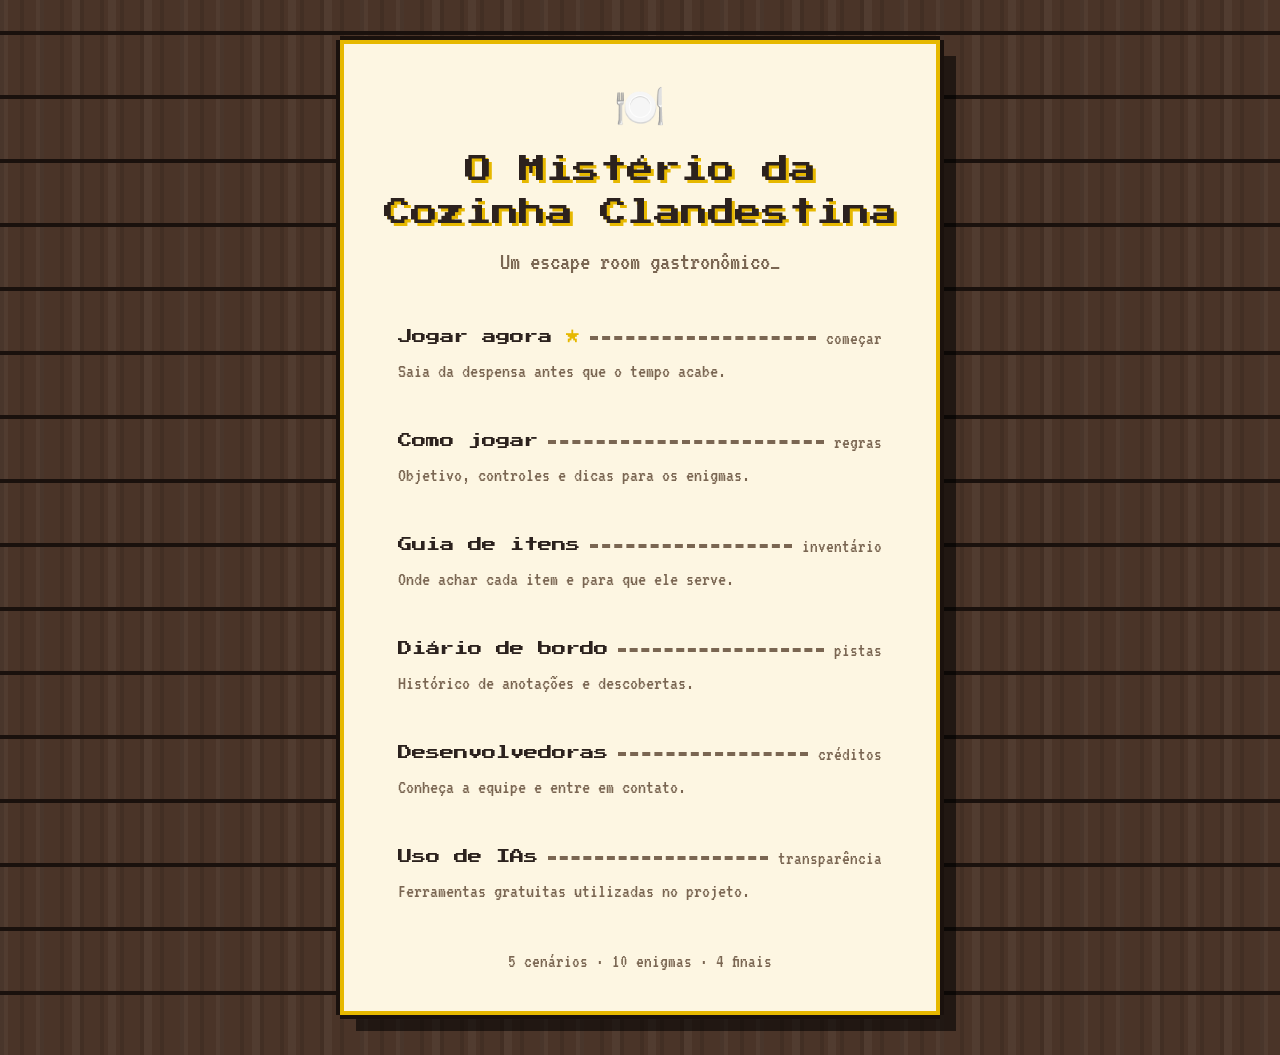
<file: index.html>
<!doctype html>
<html lang="pt-BR">
  <head>
    <meta charset="UTF-8" />
    <meta name="viewport" content="width=device-width, initial-scale=1" />
    <link rel="stylesheet" href="css/cssindex.css" />
    <title>O Mistério da Cozinha Clandestina</title>
  </head>
  <body class="home">
    <main class="cardapio">
      <div class="selo" aria-hidden="true">🍽️</div>
      <h1>O Mistério da Cozinha Clandestina</h1>
      <p class="subtitulo">Um escape room gastronômico</p>

      <nav aria-label="Menu principal">
        <ul class="menu">
          <li class="destaque">
            <a href="jogar.html">
              <span class="linha"
                ><span class="nome">Jogar agora</span
                ><span class="pontilhado"></span
                ><span class="pagina">começar</span></span
              >
              <span class="desc"
                >Saia da despensa antes que o tempo acabe.</span
              >
            </a>
          </li>
          <li>
            <a href="como-jogar.html">
              <span class="linha"
                ><span class="nome">Como jogar</span
                ><span class="pontilhado"></span
                ><span class="pagina">regras</span></span
              >
              <span class="desc"
                >Objetivo, controles e dicas para os enigmas.</span
              >
            </a>
          </li>
          <li>
            <a href="guia-itens.html">
              <span class="linha"
                ><span class="nome">Guia de itens</span
                ><span class="pontilhado"></span
                ><span class="pagina">inventário</span></span
              >
              <span class="desc"
                >Onde achar cada item e para que ele serve.</span
              >
            </a>
          </li>
          <li>
            <a href="diario.html">
              <span class="linha"
                ><span class="nome">Diário de bordo</span
                ><span class="pontilhado"></span
                ><span class="pagina">pistas</span></span
              >
              <span class="desc"
                >Histórico de anotações e descobertas.</span
              >
            </a>
          </li>
          <li>
            <a href="desenvolvedores.html">
              <span class="linha"
                ><span class="nome">Desenvolvedoras</span
                ><span class="pontilhado"></span
                ><span class="pagina">créditos</span></span
              >
              <span class="desc"
                >Conheça a equipe e entre em contato.</span
              >
            </a>
          </li>
          <li>
            <a href="ias.html">
              <span class="linha"
                ><span class="nome">Uso de IAs</span
                ><span class="pontilhado"></span
                ><span class="pagina">transparência</span></span
              >
              <span class="desc"
                >Ferramentas gratuitas utilizadas no projeto.</span
              >
            </a>
          </li>
        </ul>
      </nav>

      <p class="rodape-cardapio">5 cenários · 10 enigmas · 4 finais</p>
    </main>
  </body>
</html>
</file>
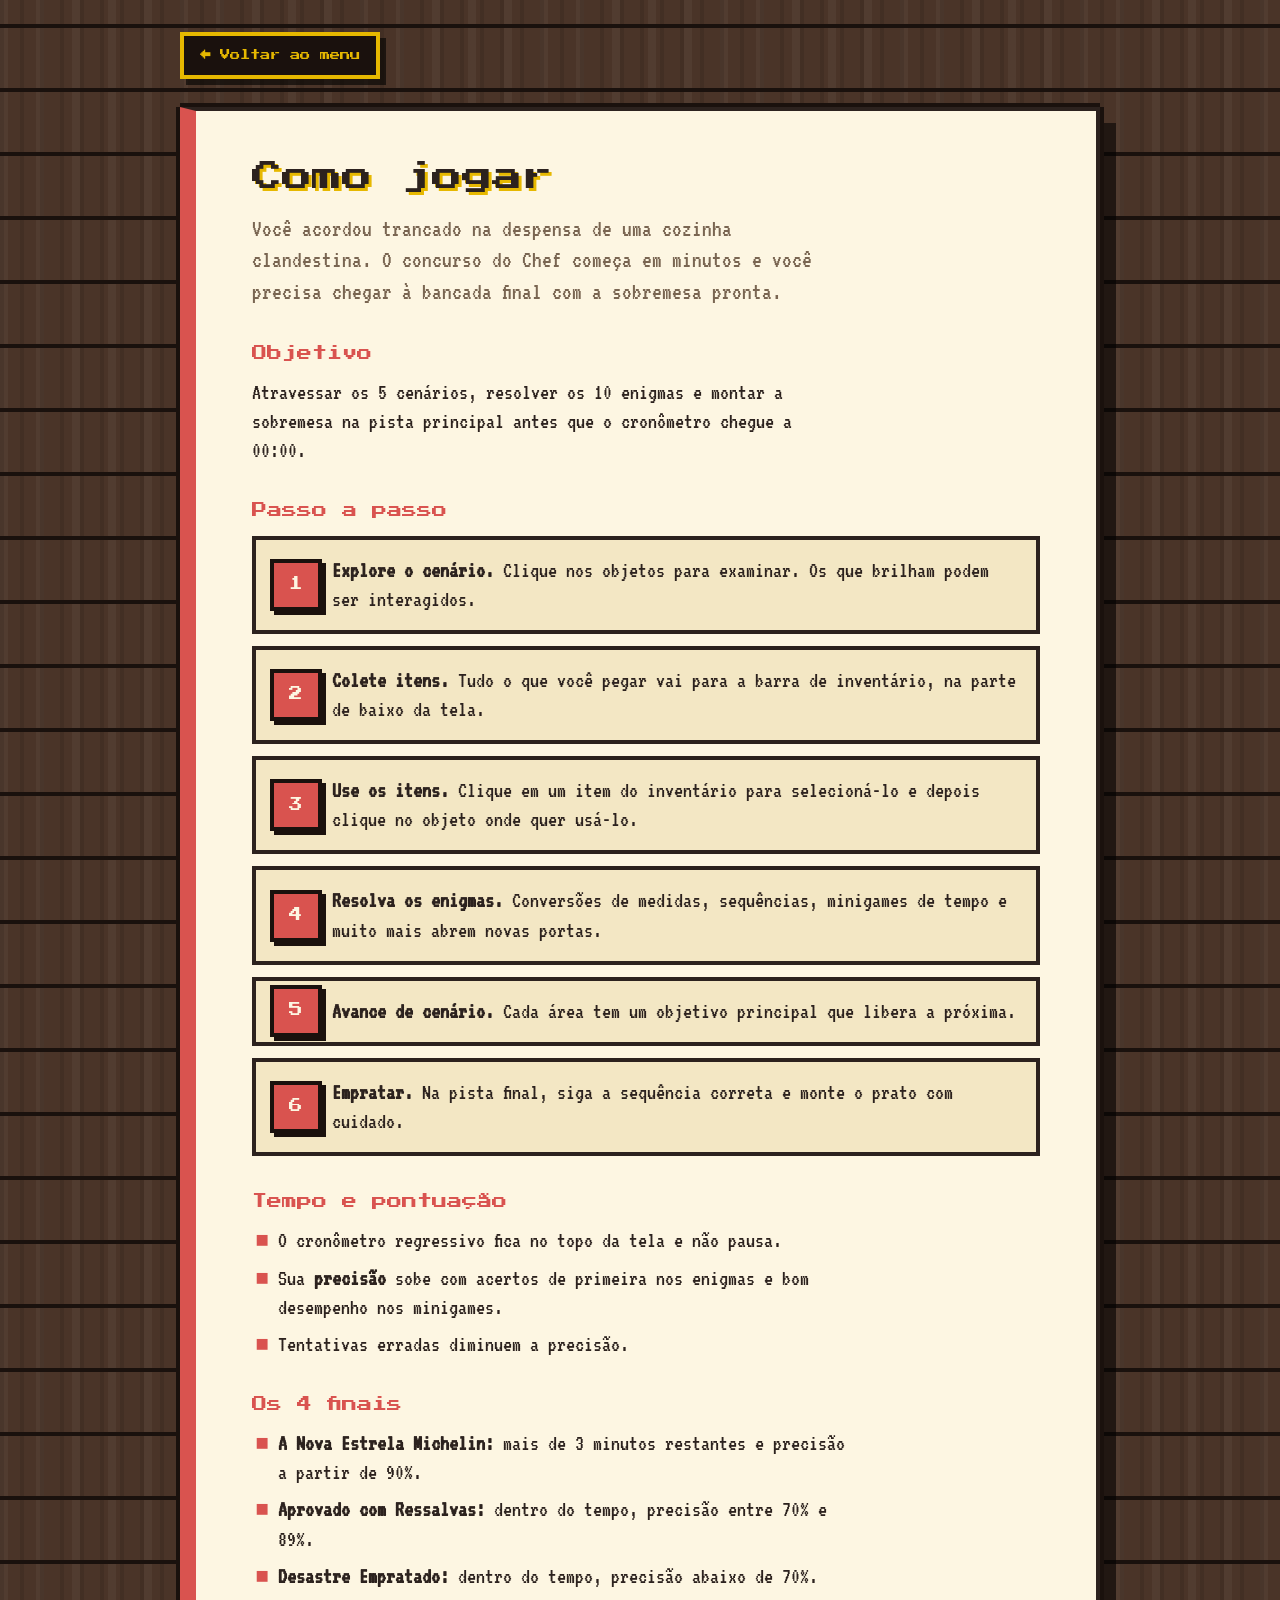
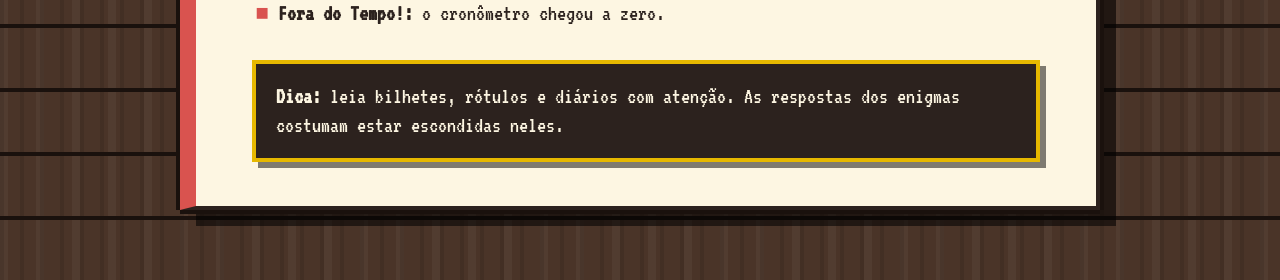
<file: como-jogar.html>
<!doctype html>
<html lang="pt-BR">
  <head>
    <meta charset="UTF-8" />
    <meta name="viewport" content="width=device-width, initial-scale=1" />
    <link rel="stylesheet" href="/css/comojogarcss.css" />
    <title>Como jogar · O Mistério da Cozinha Clandestina</title>
  </head>
  <body class="interna">
    <div class="topo">
      <a class="voltar" href="index.html">← Voltar ao menu</a>
    </div>
    <main class="folha">
      <h1>Como jogar</h1>
      <p class="intro">
        Você acordou trancado na despensa de uma cozinha clandestina. O concurso
        do Chef começa em minutos e você precisa chegar à bancada final com a
        sobremesa pronta.
      </p>

      <h2>Objetivo</h2>
      <p>
        Atravessar os 5 cenários, resolver os 10 enigmas e montar a sobremesa na
        pista principal antes que o cronômetro chegue a 00:00.
      </p>

      <h2>Passo a passo</h2>
      <ol class="passos">
        <li>
          <strong>Explore o cenário.</strong> Clique nos objetos para examinar.
          Os que brilham podem ser interagidos.
        </li>
        <li>
          <strong>Colete itens.</strong> Tudo o que você pegar vai para a barra
          de inventário, na parte de baixo da tela.
        </li>
        <li>
          <strong>Use os itens.</strong> Clique em um item do inventário para
          selecioná-lo e depois clique no objeto onde quer usá-lo.
        </li>
        <li>
          <strong>Resolva os enigmas.</strong> Conversões de medidas,
          sequências, minigames de tempo e muito mais abrem novas portas.
        </li>
        <li>
          <strong>Avance de cenário.</strong> Cada área tem um objetivo
          principal que libera a próxima.
        </li>
        <li>
          <strong>Empratar.</strong> Na pista final, siga a sequência correta e
          monte o prato com cuidado.
        </li>
      </ol>

      <h2>Tempo e pontuação</h2>
      <ul>
        <li>O cronômetro regressivo fica no topo da tela e não pausa.</li>
        <li>
          Sua <strong>precisão</strong> sobe com acertos de primeira nos enigmas
          e bom desempenho nos minigames.
        </li>
        <li>Tentativas erradas diminuem a precisão.</li>
      </ul>

      <h2>Os 4 finais</h2>
      <ul>
        <li>
          <strong>A Nova Estrela Michelin:</strong> mais de 3 minutos restantes
          e precisão a partir de 90%.
        </li>
        <li>
          <strong>Aprovado com Ressalvas:</strong> dentro do tempo, precisão
          entre 70% e 89%.
        </li>
        <li>
          <strong>Desastre Empratado:</strong> dentro do tempo, precisão abaixo
          de 70%.
        </li>
        <li><strong>Fora do Tempo!:</strong> o cronômetro chegou a zero.</li>
      </ul>

      <p class="dica">
        <strong>Dica:</strong> leia bilhetes, rótulos e diários com atenção. As
        respostas dos enigmas costumam estar escondidas neles.
      </p>
    </main>
  </body>
</html>
</file>
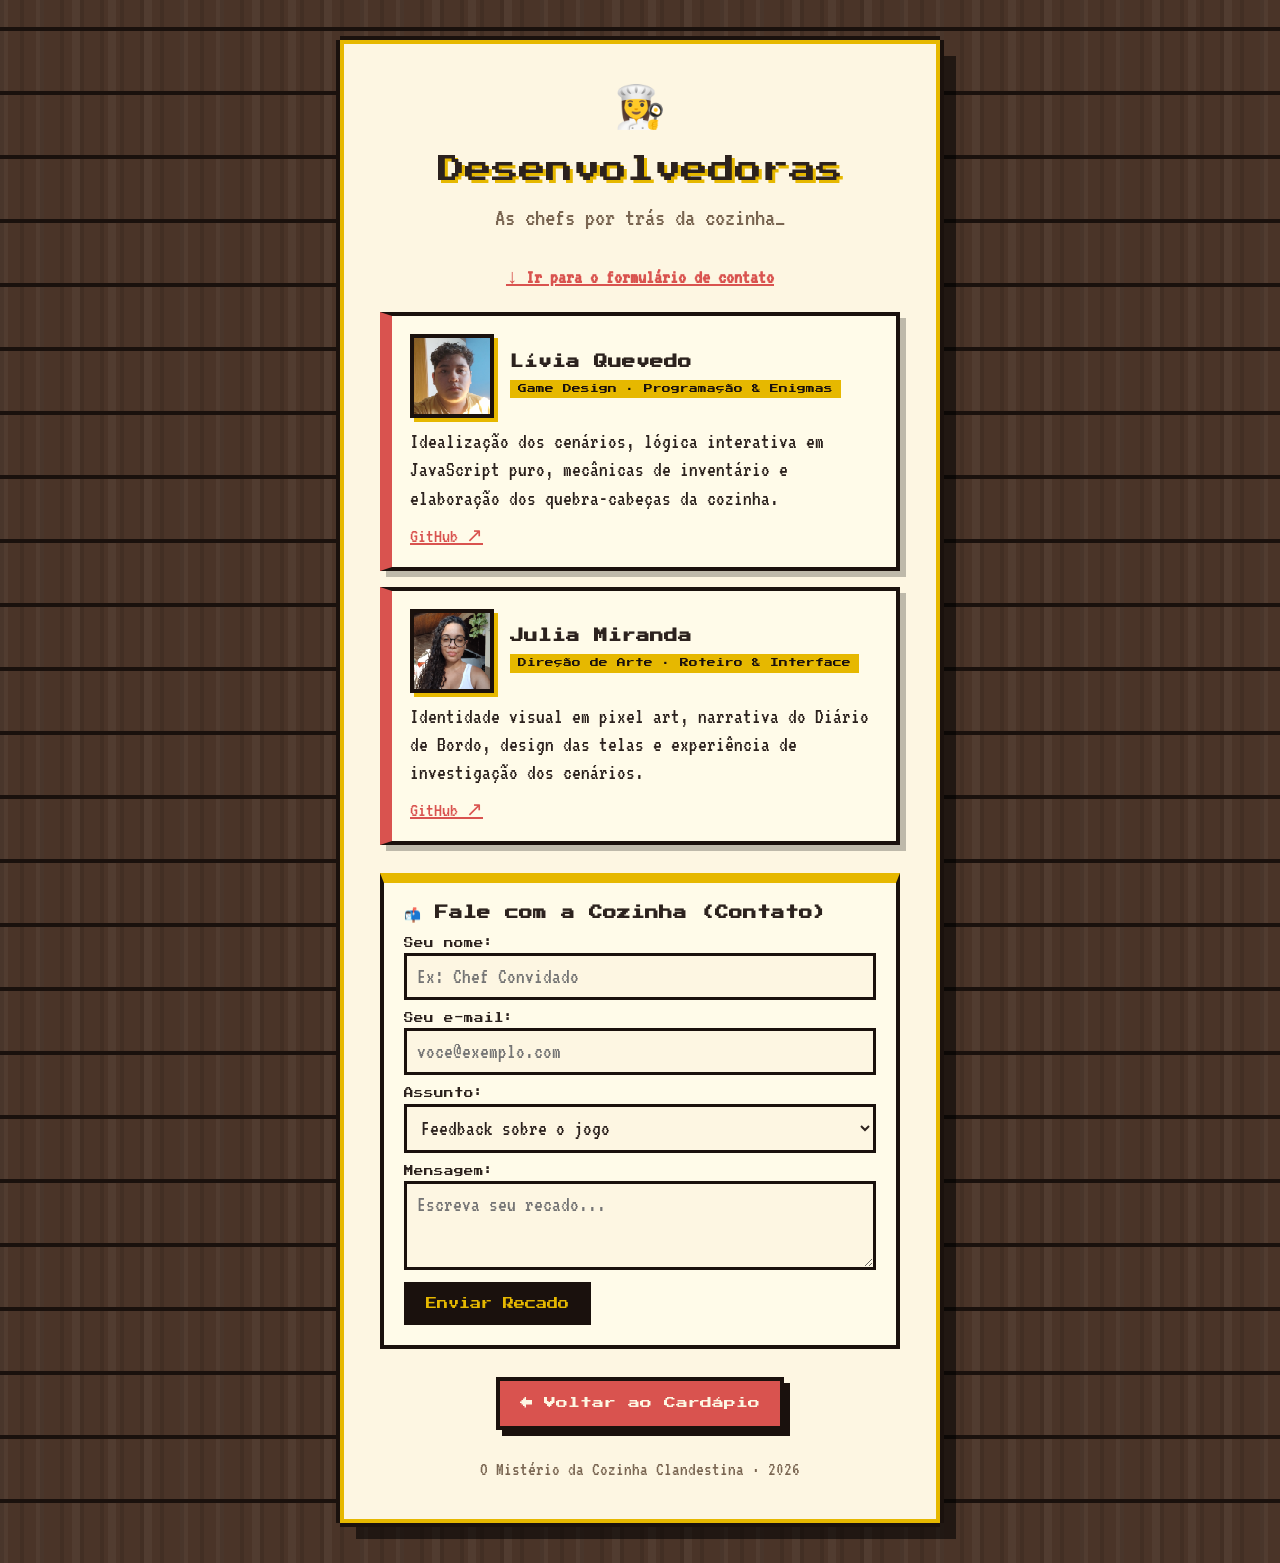
<file: desenvolvedores.html>
<!doctype html>
<html lang="pt-BR">
  <head>
    <meta charset="UTF-8" />
    <meta name="viewport" content="width=device-width, initial-scale=1" />
    <link rel="stylesheet" href="css/cssindex.css" />
    <link rel="stylesheet" href="css/desenvolvedores.css" />
    <title>Desenvolvedoras · O Mistério da Cozinha Clandestina</title>
  </head>
  <body class="home">
    <main class="cardapio">
      <header>
        <div class="selo" aria-hidden="true">👩‍🍳</div>
        <h1>Desenvolvedoras</h1>
        <p class="subtitulo">As chefs por trás da cozinha</p>
        <nav class="navegacao-interna" aria-label="Atalho interno">
          <a href="#contato">↓ Ir para o formulário de contato</a>
        </nav>
      </header>

      <section class="lista-cards" aria-label="Equipe de desenvolvimento">
        <article class="card-item">
          <div class="card-topo">
            <img
              class="dev-foto"
              src="img/livia.png"
              alt="Foto da desenvolvedora Lívia Quevedo"
            />
            <div>
              <h2 class="card-titulo">Lívia Quevedo</h2>
              <span class="card-cargo">Game Design · Programação &amp; Enigmas</span>
            </div>
          </div>
          <p class="card-desc">
            Idealização dos cenários, lógica interativa em JavaScript puro,
            mecânicas de inventário e elaboração dos quebra-cabeças da cozinha.
          </p>
          <div class="links-externos">
            <a href="https://github.com/quevedous" target="_blank" rel="noopener noreferrer">GitHub ↗</a>
          </div>
        </article>

        <article class="card-item">
          <div class="card-topo">
            <img
              class="dev-foto"
              src="img/julia.png"
              alt="Foto da desenvolvedora Julia Miranda"
            />
            <div>
              <h2 class="card-titulo">Julia Miranda</h2>
              <span class="card-cargo">Direção de Arte · Roteiro &amp; Interface</span>
            </div>
          </div>
          <p class="card-desc">
            Identidade visual em pixel art, narrativa do Diário de Bordo,
            design das telas e experiência de investigação dos cenários.
          </p>
          <div class="links-externos">
            <a href="https://github.com/2025320818-boop" target="_blank" rel="noopener noreferrer">GitHub ↗</a>
          </div>
        </article>
      </section>

      <section class="secao-contato" id="contato" aria-labelledby="titulo-contato">
        <h2 id="titulo-contato">📬 Fale com a Cozinha (Contato)</h2>
        <form id="form-contato" action="https://formsubmit.co/2025320818@aluno.canoas.ifrs.edu.br" method="POST">
          <input type="hidden" name="_cc" value="2025303138@aluno.canoas.ifrs.edu.br" />
          <input type="hidden" name="_subject" value="[Cozinha Clandestina] Novo contato pelo site" />
          <input type="hidden" name="_captcha" value="false" />

          <fieldset>
            <legend hidden>Envie uma mensagem para as desenvolvedoras</legend>

            <div class="campo-grupo">
              <label for="nome-usuario">Seu nome:</label>
              <input type="text" id="nome-usuario" name="nome" required placeholder="Ex: Chef Convidado" />
            </div>

            <div class="campo-grupo">
              <label for="email-usuario">Seu e-mail:</label>
              <input type="email" id="email-usuario" name="email" required placeholder="voce@exemplo.com" />
            </div>

            <div class="campo-grupo">
              <label for="assunto-usuario">Assunto:</label>
              <select id="assunto-usuario" name="assunto">
                <option value="Feedback sobre o jogo">Feedback sobre o jogo</option>
                <option value="Dúvida sobre um enigma">Dúvida sobre um enigma</option>
                <option value="Reportar problema">Reportar problema</option>
              </select>
            </div>

            <div class="campo-grupo">
              <label for="mensagem-usuario">Mensagem:</label>
              <textarea id="mensagem-usuario" name="mensagem" rows="3" required placeholder="Escreva seu recado..."></textarea>
            </div>

            <button type="submit" class="btn-enviar">Enviar Recado</button>
          </fieldset>
        </form>
      </section>

      <a class="btn-voltar-menu" href="index.html">← Voltar ao Cardápio</a>

      <footer class="rodape-cardapio">
        <p>O Mistério da Cozinha Clandestina · 2026</p>
      </footer>
    </main>
  </body>
</html>
</file>
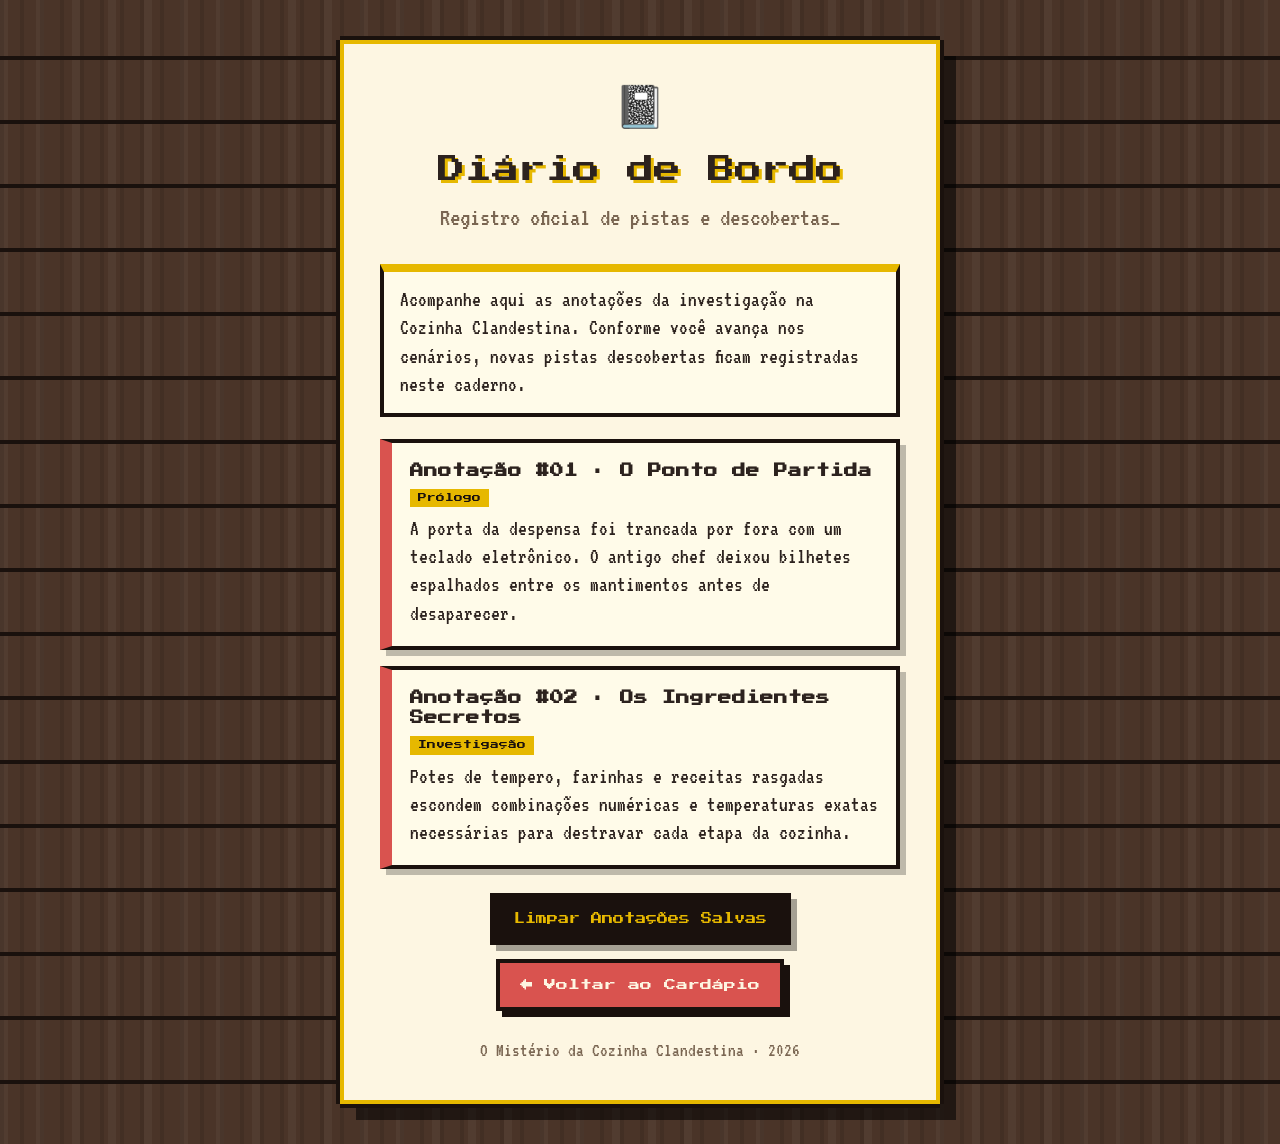
<file: diario.html>
<!doctype html>
<html lang="pt-BR">
  <head>
    <meta charset="UTF-8" />
    <meta name="viewport" content="width=device-width, initial-scale=1" />
    <link rel="stylesheet" href="css/cssindex.css" />
    <title>Diário de Bordo · O Mistério da Cozinha Clandestina</title>
    <style>
      .aviso-diario {
        margin-bottom: 22px;
        padding: 14px 16px;
        background: #fffbe9;
        border: 4px solid var(--escuro);
        border-top: 8px solid var(--latao);
        font-size: 1.35rem;
        color: var(--tinta);
        text-align: left;
      }
      .lista-pistas {
        display: grid;
        gap: 16px;
        text-align: left;
      }
      .card-pista {
        padding: 18px;
        background: #fffbe9;
        border: 4px solid var(--escuro);
        border-left: 12px solid var(--tomate);
        box-shadow: 6px 6px 0 0 rgba(0, 0, 0, 0.25);
      }
      .card-pista-topo {
        display: flex;
        flex-wrap: wrap;
        align-items: center;
        justify-content: space-between;
        gap: 8px;
        margin-bottom: 8px;
      }
      .card-pista h2 {
        font-family: var(--titulo);
        font-size: 0.85rem;
        line-height: 1.5;
        color: var(--tinta);
      }
      .tag-cena {
        padding: 3px 8px;
        background: var(--latao);
        color: var(--escuro);
        font-family: var(--titulo);
        font-size: 0.55rem;
        line-height: 1.4;
      }
      .card-pista p {
        font-size: 1.35rem;
        color: var(--tinta);
      }
      .controles-diario {
        margin-top: 24px;
        display: flex;
        flex-wrap: wrap;
        gap: 14px;
        justify-content: center;
      }
      .btn-acao {
        display: inline-block;
        padding: 14px 20px;
        background: var(--escuro);
        color: var(--latao);
        border: 4px solid var(--escuro);
        box-shadow: 6px 6px 0 0 rgba(0, 0, 0, 0.35);
        font-family: var(--titulo);
        font-size: 0.7rem;
        line-height: 1.4;
        cursor: pointer;
        text-decoration: none;
      }
      .btn-acao:hover {
        background: var(--latao);
        color: var(--escuro);
      }
      .btn-voltar-menu {
        display: inline-block;
        padding: 14px 20px;
        background: var(--tomate);
        color: var(--papel);
        border: 4px solid var(--escuro);
        box-shadow: 6px 6px 0 0 var(--escuro);
        font-family: var(--titulo);
        font-size: 0.75rem;
        line-height: 1.4;
        text-decoration: none;
      }
      .btn-voltar-menu:hover,
      .btn-voltar-menu:focus-visible {
        background: var(--latao);
        color: var(--escuro);
        transform: translate(-3px, -3px);
        box-shadow: 9px 9px 0 0 var(--escuro);
      }
      .btn-voltar-menu:active {
        transform: translate(3px, 3px);
        box-shadow: none;
      }
      #status-diario {
        margin-top: 14px;
        font-size: 1.25rem;
        color: var(--tomate);
        font-weight: bold;
      }
    </style>
  </head>
  <body class="home" onload="carregarDiario()">
    <main class="cardapio">
      <header>
        <div class="selo" aria-hidden="true">📓</div>
        <h1>Diário de Bordo</h1>
        <p class="subtitulo">Registro oficial de pistas e descobertas</p>
      </header>

      <p class="aviso-diario">
        Acompanhe aqui as anotações da investigação na Cozinha Clandestina.
        Conforme você avança nos cenários, novas pistas descobertas ficam
        registradas neste caderno.
      </p>

      <section class="lista-pistas" id="lista-pistas" aria-label="Pistas registradas">
        <article class="card-pista">
          <div class="card-pista-topo">
            <h2>Anotação #01 · O Ponto de Partida</h2>
            <span class="tag-cena">Prólogo</span>
          </div>
          <p>
            A porta da despensa foi trancada por fora com um teclado eletrônico.
            O antigo chef deixou bilhetes espalhados entre os mantimentos antes
            de desaparecer.
          </p>
        </article>

        <article class="card-pista">
          <div class="card-pista-topo">
            <h2>Anotação #02 · Os Ingredientes Secretos</h2>
            <span class="tag-cena">Investigação</span>
          </div>
          <p>
            Potes de tempero, farinhas e receitas rasgadas escondem combinações
            numéricas e temperaturas exatas necessárias para destravar cada etapa
            da cozinha.
          </p>
        </article>

        <article class="card-pista" id="bloco-pistas-salvas" hidden>
          <div class="card-pista-topo">
            <h2>Anotação #03 · Descobertas da Sessão Atual</h2>
            <span class="tag-cena">Progresso Salvo</span>
          </div>
          <p id="texto-pistas-salvas"></p>
        </article>
      </section>

      <p id="status-diario" aria-live="polite"></p>

      <div class="controles-diario">
        <button type="button" class="btn-acao" onclick="limparDiario()">
          Limpar Anotações Salvas
        </button>
        <a class="btn-voltar-menu" href="index.html">← Voltar ao Cardápio</a>
      </div>

      <footer class="rodape-cardapio">
        <p>O Mistério da Cozinha Clandestina · 2026</p>
      </footer>
    </main>

    <script>
      function carregarDiario() {
        var bloco = document.getElementById("bloco-pistas-salvas");
        var texto = document.getElementById("texto-pistas-salvas");
        var chaves = ["diario", "pistas", "cozinha_diario", "anotacoes"];
        var conteudoEncontrado = "";
        var i = 0;

        for (i = 0; i < chaves.length; i++) {
          var valor = localStorage.getItem(chaves[i]);
          if (valor && valor !== "[]" && valor !== "{}") {
            conteudoEncontrado = valor;
            break;
          }
        }

        if (conteudoEncontrado !== "") {
          bloco.hidden = false;
          texto.textContent = "Registros encontrados no navegador: " + conteudoEncontrado;
        }
      }

      function limparDiario() {
        var bloco = document.getElementById("bloco-pistas-salvas");
        var status = document.getElementById("status-diario");
        localStorage.removeItem("diario");
        localStorage.removeItem("pistas");
        localStorage.removeItem("cozinha_diario");
        localStorage.removeItem("anotacoes");
        bloco.hidden = true;
        status.textContent = "Anotações salvas da sessão foram limpas.";
      }
    </script>
  </body>
</html>
</file>
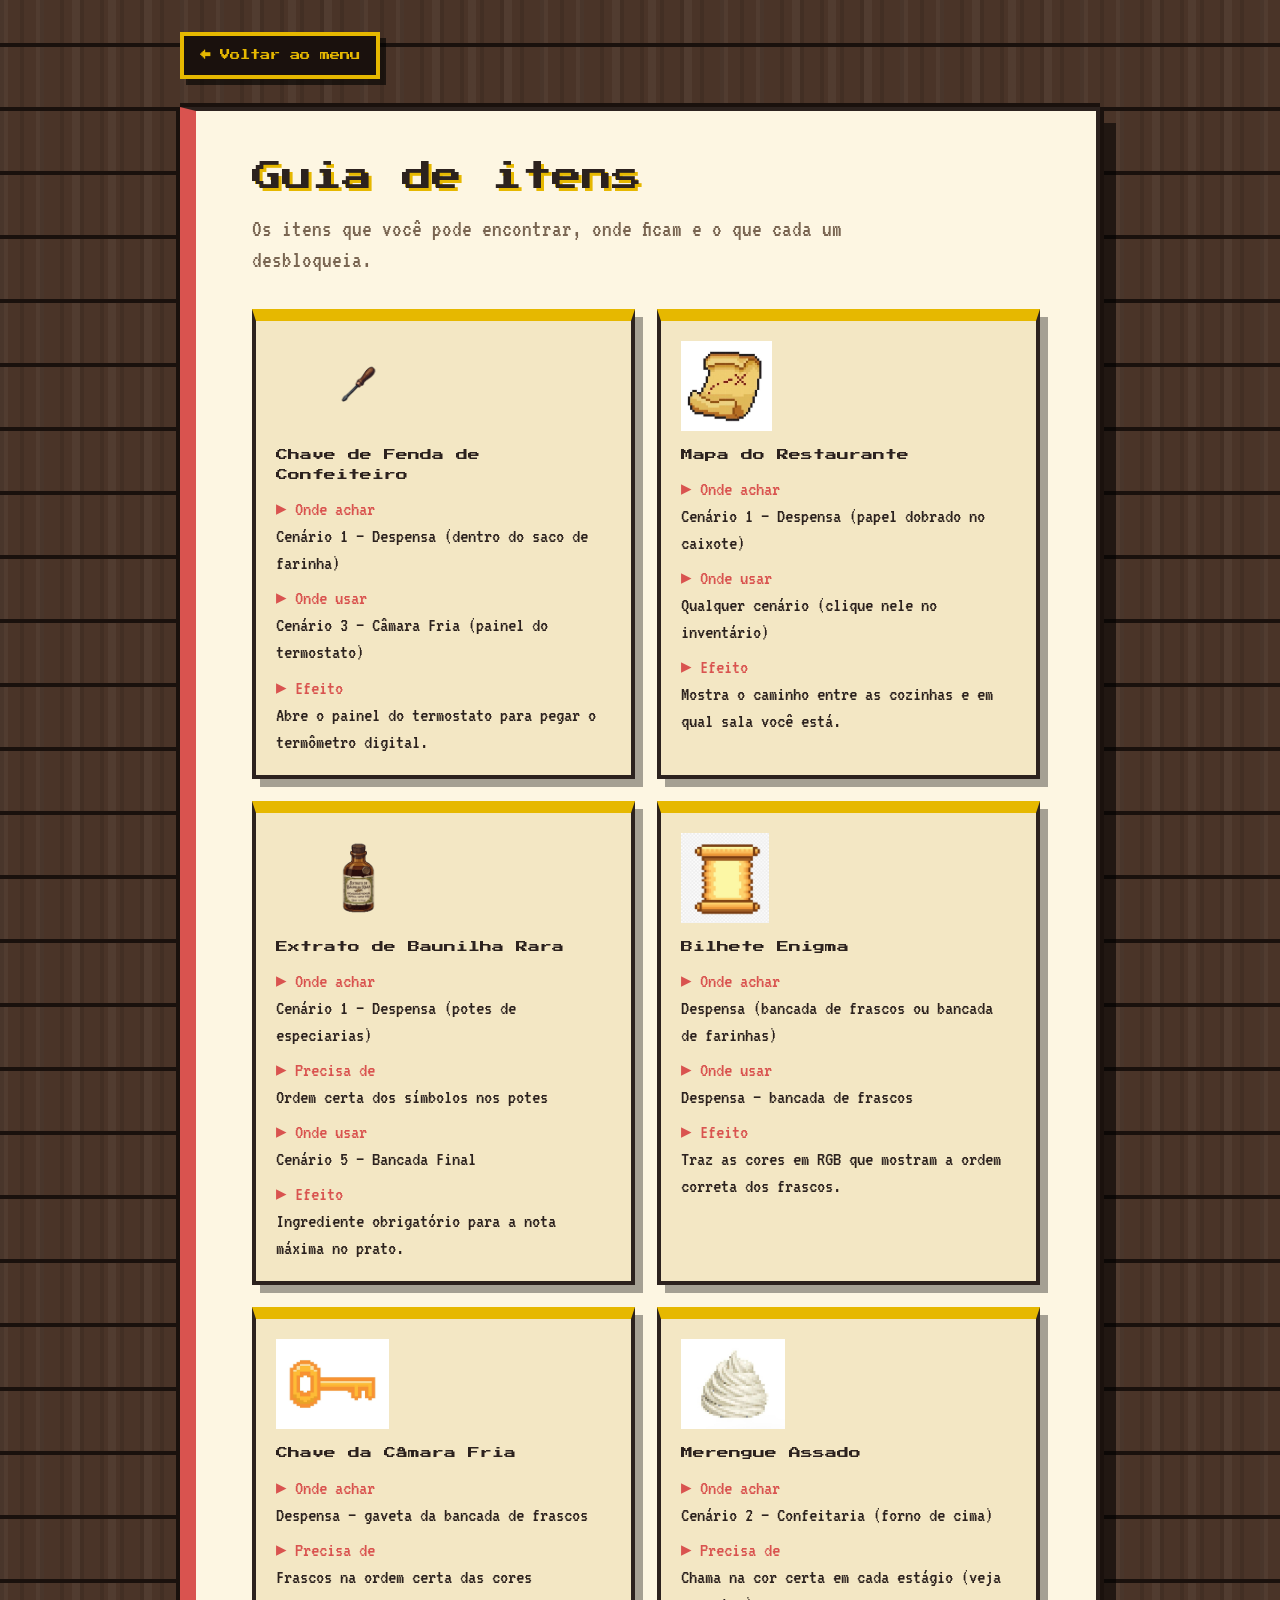
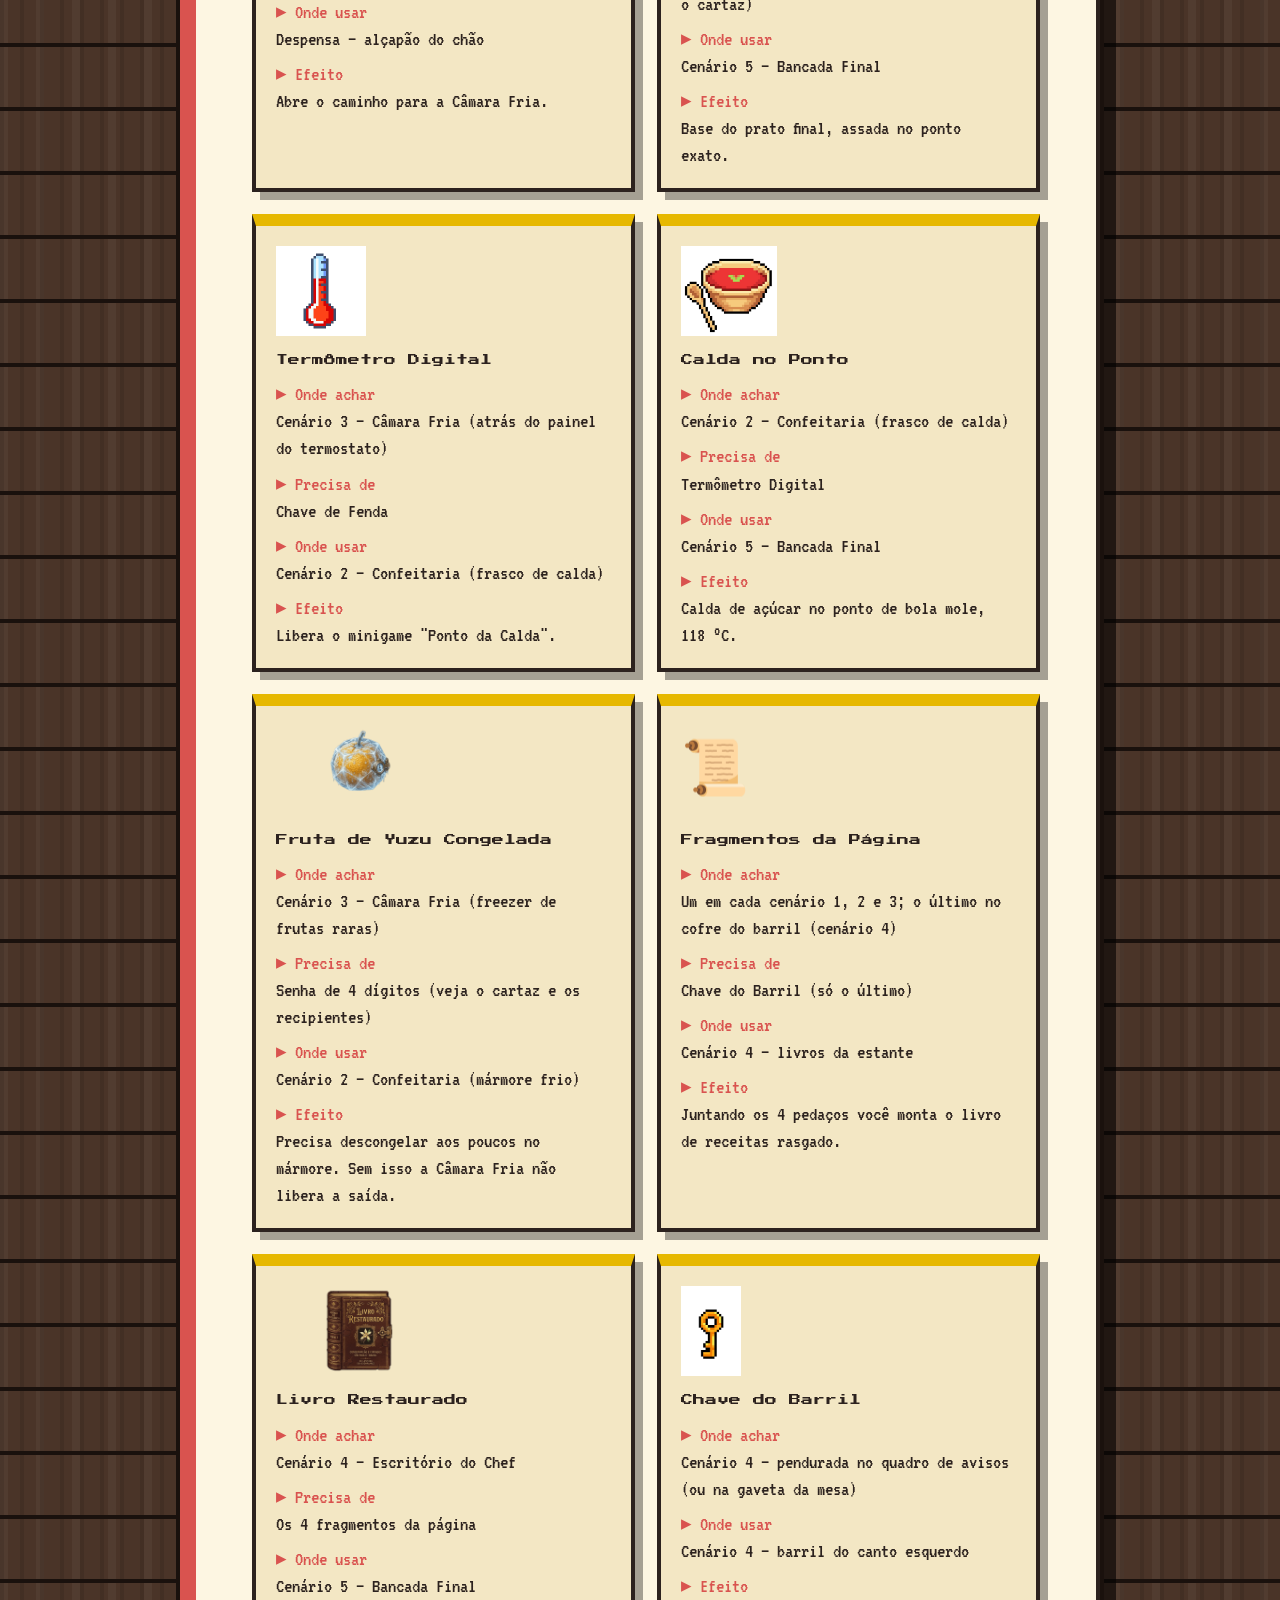
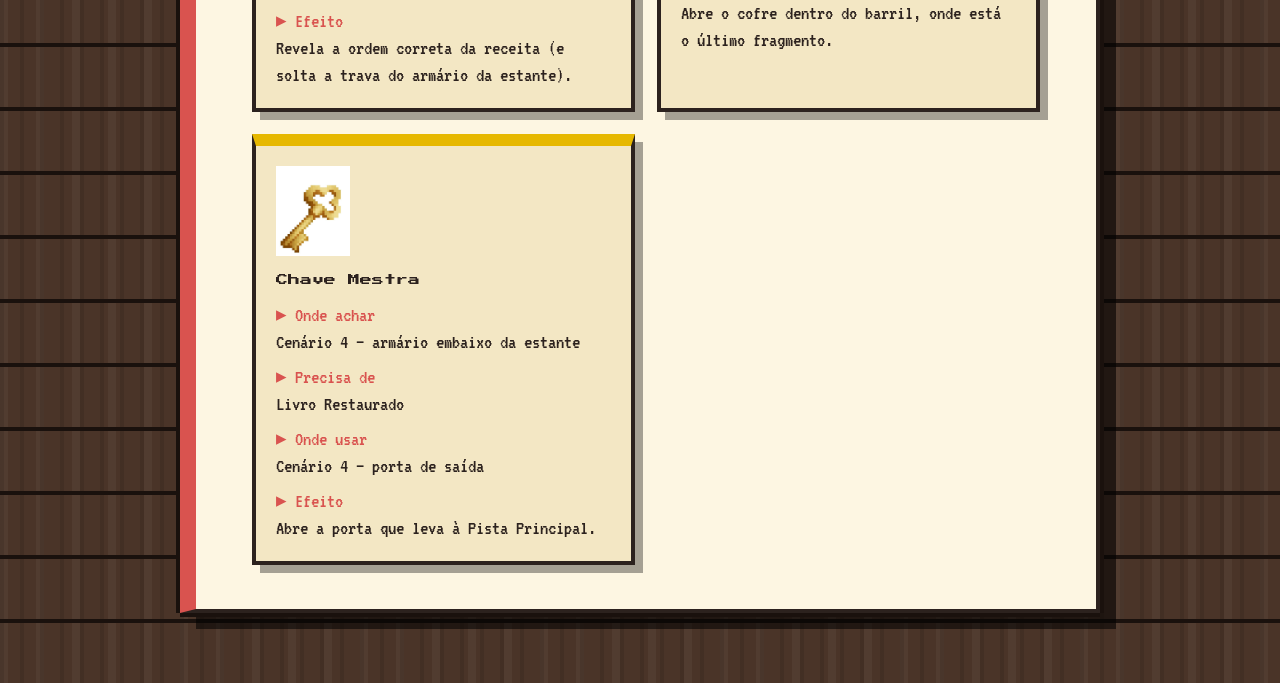
<file: guia-itens.html>
<!doctype html>
<html lang="pt-BR">
  <head>
    <meta charset="UTF-8" />
    <meta name="viewport" content="width=device-width, initial-scale=1" />
    <link rel="stylesheet" href="css/guiacss.css" />
    <title>Guia de itens · O Mistério da Cozinha Clandestina</title>
  </head>
  <body class="interna">
    <div class="topo">
      <a class="voltar" href="index.html">← Voltar ao menu</a>
    </div>
    <main class="folha">
      <h1>Guia de itens</h1>
      <p class="intro">
        Os itens que você pode encontrar, onde ficam e o que cada um
        desbloqueia.
      </p>

      <div class="grade-itens">
        <article class="item">
          <div class="icone">
            <img src="img/chave de fenda.png" alt="Chave de Fenda de Confeiteiro" />
          </div>
          <h3>Chave de Fenda de Confeiteiro</h3>
          <dl>
            <dt>Onde achar</dt>
            <dd>Cenário 1 – Despensa (dentro do saco de farinha)</dd>
            <dt>Onde usar</dt>
            <dd>Cenário 3 – Câmara Fria (painel do termostato)</dd>
            <dt>Efeito</dt>
            <dd>Abre o painel do termostato para pegar o termômetro digital.</dd>
          </dl>
        </article>

        <article class="item">
          <div class="icone">
            <img src="img/MAPA.jpg" alt="Mapa do Restaurante" />
          </div>
          <h3>Mapa do Restaurante</h3>
          <dl>
            <dt>Onde achar</dt>
            <dd>Cenário 1 – Despensa (papel dobrado no caixote)</dd>
            <dt>Onde usar</dt>
            <dd>Qualquer cenário (clique nele no inventário)</dd>
            <dt>Efeito</dt>
            <dd>Mostra o caminho entre as cozinhas e em qual sala você está.</dd>
          </dl>
        </article>

        <article class="item">
          <div class="icone">
            <img src="img/EXTRATO DE BAUNILHA.png" alt="Extrato de Baunilha Rara" />
          </div>
          <h3>Extrato de Baunilha Rara</h3>
          <dl>
            <dt>Onde achar</dt>
            <dd>Cenário 1 – Despensa (potes de especiarias)</dd>
            <dt>Precisa de</dt>
            <dd>Ordem certa dos símbolos nos potes</dd>
            <dt>Onde usar</dt>
            <dd>Cenário 5 – Bancada Final</dd>
            <dt>Efeito</dt>
            <dd>Ingrediente obrigatório para a nota máxima no prato.</dd>
          </dl>
        </article>

        <article class="item">
          <div class="icone">
            <img src="img/PAPEL.jpg" alt="Bilhete Enigma" />
          </div>
          <h3>Bilhete Enigma</h3>
          <dl>
            <dt>Onde achar</dt>
            <dd>Despensa (bancada de frascos ou bancada de farinhas)</dd>
            <dt>Onde usar</dt>
            <dd>Despensa – bancada de frascos</dd>
            <dt>Efeito</dt>
            <dd>Traz as cores em RGB que mostram a ordem correta dos frascos.</dd>
          </dl>
        </article>

        <article class="item">
          <div class="icone">
            <img src="img/CHAVE DESPENSA.jpg" alt="Chave da Câmara Fria" />
          </div>
          <h3>Chave da Câmara Fria</h3>
          <dl>
            <dt>Onde achar</dt>
            <dd>Despensa – gaveta da bancada de frascos</dd>
            <dt>Precisa de</dt>
            <dd>Frascos na ordem certa das cores</dd>
            <dt>Onde usar</dt>
            <dd>Despensa – alçapão do chão</dd>
            <dt>Efeito</dt>
            <dd>Abre o caminho para a Câmara Fria.</dd>
          </dl>
        </article>

        <article class="item">
          <div class="icone">
            <img src="img/MERENGUE.jpg" alt="Merengue Assado" />
          </div>
          <h3>Merengue Assado</h3>
          <dl>
            <dt>Onde achar</dt>
            <dd>Cenário 2 – Confeitaria (forno de cima)</dd>
            <dt>Precisa de</dt>
            <dd>Chama na cor certa em cada estágio (veja o cartaz)</dd>
            <dt>Onde usar</dt>
            <dd>Cenário 5 – Bancada Final</dd>
            <dt>Efeito</dt>
            <dd>Base do prato final, assada no ponto exato.</dd>
          </dl>
        </article>

        <article class="item">
          <div class="icone">
            <img src="img/TERMOMETRO DIGITAL.jpg" alt="Termômetro Digital" />
          </div>
          <h3>Termômetro Digital</h3>
          <dl>
            <dt>Onde achar</dt>
            <dd>Cenário 3 – Câmara Fria (atrás do painel do termostato)</dd>
            <dt>Precisa de</dt>
            <dd>Chave de Fenda</dd>
            <dt>Onde usar</dt>
            <dd>Cenário 2 – Confeitaria (frasco de calda)</dd>
            <dt>Efeito</dt>
            <dd>Libera o minigame "Ponto da Calda".</dd>
          </dl>
        </article>

        <article class="item">
          <div class="icone">
            <img src="img/CALDA.jpg" alt="Calda no Ponto" />
          </div>
          <h3>Calda no Ponto</h3>
          <dl>
            <dt>Onde achar</dt>
            <dd>Cenário 2 – Confeitaria (frasco de calda)</dd>
            <dt>Precisa de</dt>
            <dd>Termômetro Digital</dd>
            <dt>Onde usar</dt>
            <dd>Cenário 5 – Bancada Final</dd>
            <dt>Efeito</dt>
            <dd>Calda de açúcar no ponto de bola mole, 118 °C.</dd>
          </dl>
        </article>

        <article class="item">
          <div class="icone">
            <img src="img/YUZU.png" alt="Fruta de Yuzu Congelada" />
          </div>
          <h3>Fruta de Yuzu Congelada</h3>
          <dl>
            <dt>Onde achar</dt>
            <dd>Cenário 3 – Câmara Fria (freezer de frutas raras)</dd>
            <dt>Precisa de</dt>
            <dd>Senha de 4 dígitos (veja o cartaz e os recipientes)</dd>
            <dt>Onde usar</dt>
            <dd>Cenário 2 – Confeitaria (mármore frio)</dd>
            <dt>Efeito</dt>
            <dd>Precisa descongelar aos poucos no mármore. Sem isso a Câmara Fria não libera a saída.</dd>
          </dl>
        </article>

        <article class="item">
          <div class="icone">
            <span class="emoji" role="img" aria-label="Fragmentos da Página">📜</span>
          </div>
          <h3>Fragmentos da Página</h3>
          <dl>
            <dt>Onde achar</dt>
            <dd>Um em cada cenário 1, 2 e 3; o último no cofre do barril (cenário 4)</dd>
            <dt>Precisa de</dt>
            <dd>Chave do Barril (só o último)</dd>
            <dt>Onde usar</dt>
            <dd>Cenário 4 – livros da estante</dd>
            <dt>Efeito</dt>
            <dd>Juntando os 4 pedaços você monta o livro de receitas rasgado.</dd>
          </dl>
        </article>

        <article class="item">
          <div class="icone">
            <img src="img/LIVRO.png" alt="Livro Restaurado" />
          </div>
          <h3>Livro Restaurado</h3>
          <dl>
            <dt>Onde achar</dt>
            <dd>Cenário 4 – Escritório do Chef</dd>
            <dt>Precisa de</dt>
            <dd>Os 4 fragmentos da página</dd>
            <dt>Onde usar</dt>
            <dd>Cenário 5 – Bancada Final</dd>
            <dt>Efeito</dt>
            <dd>Revela a ordem correta da receita (e solta a trava do armário da estante).</dd>
          </dl>
        </article>

        <article class="item">
          <div class="icone">
            <img src="img/CHAVE BARRIL.jpg" alt="Chave do Barril" />
          </div>
          <h3>Chave do Barril</h3>
          <dl>
            <dt>Onde achar</dt>
            <dd>Cenário 4 – pendurada no quadro de avisos (ou na gaveta da mesa)</dd>
            <dt>Onde usar</dt>
            <dd>Cenário 4 – barril do canto esquerdo</dd>
            <dt>Efeito</dt>
            <dd>Abre o cofre dentro do barril, onde está o último fragmento.</dd>
          </dl>
        </article>

        <article class="item">
          <div class="icone">
            <img src="img/CHAVE MESTRA.jpg" alt="Chave Mestra" />
          </div>
          <h3>Chave Mestra</h3>
          <dl>
            <dt>Onde achar</dt>
            <dd>Cenário 4 – armário embaixo da estante</dd>
            <dt>Precisa de</dt>
            <dd>Livro Restaurado</dd>
            <dt>Onde usar</dt>
            <dd>Cenário 4 – porta de saída</dd>
            <dt>Efeito</dt>
            <dd>Abre a porta que leva à Pista Principal.</dd>
          </dl>
        </article>
      </div>
    </main>
  </body>
</html>
</file>
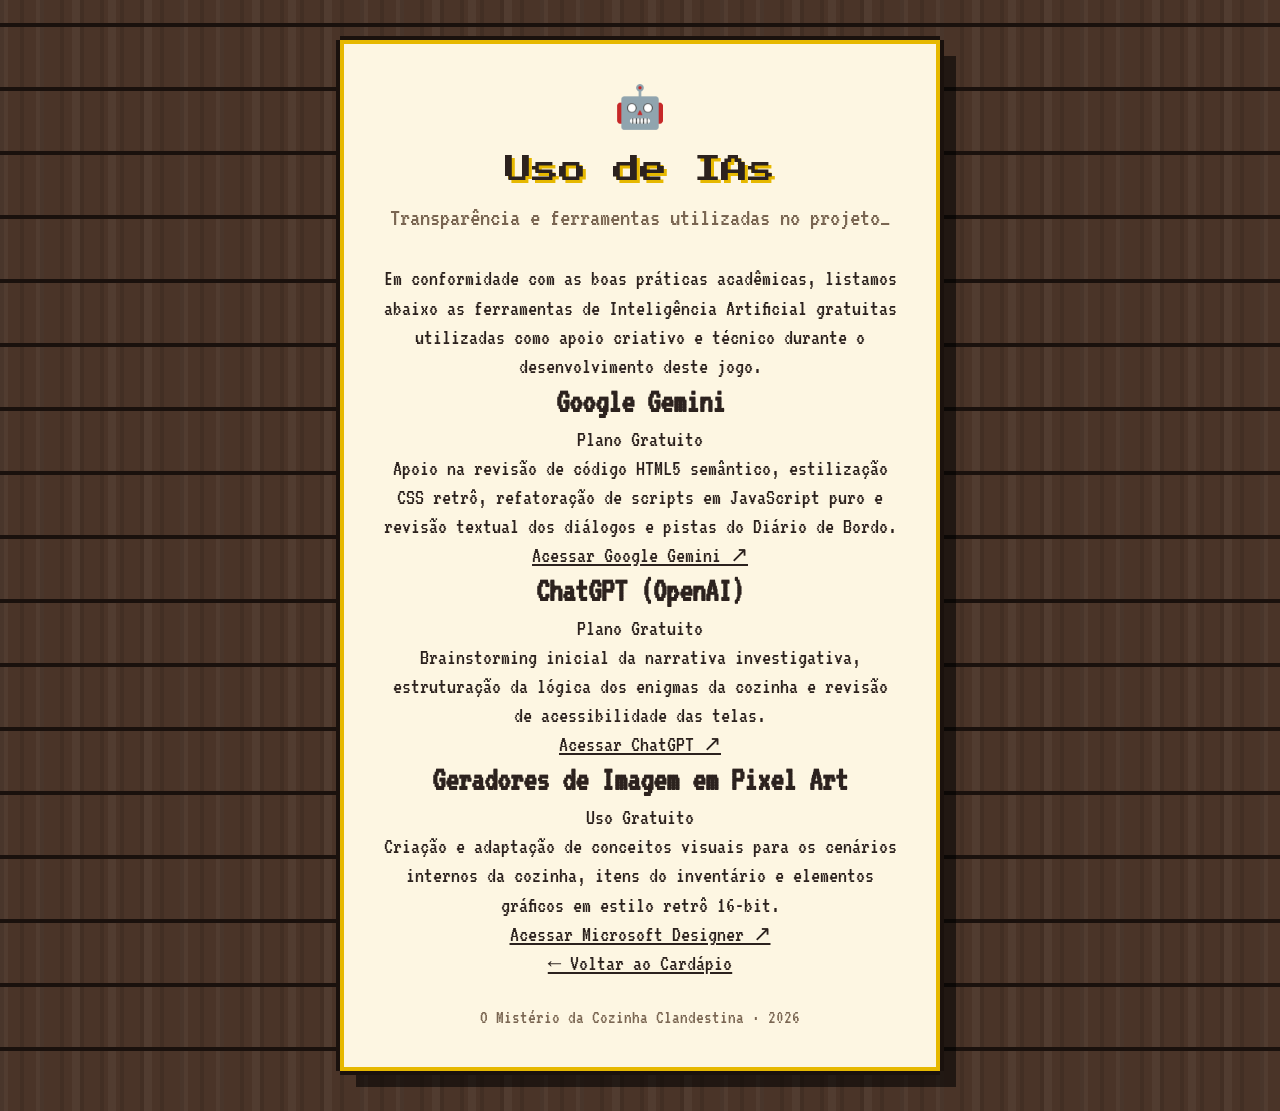
<file: ias.html>
<!doctype html>
<html lang="pt-BR">
  <head>
    <meta charset="UTF-8" />
    <meta name="viewport" content="width=device-width, initial-scale=1" />
    <link rel="stylesheet" href="css/cssindex.css" />
    <title>Uso de IAs · O Mistério da Cozinha Clandestina</title>
  </head>
  <body class="home">
    <main class="cardapio">
      <header>
        <div class="selo" aria-hidden="true">🤖</div>
        <h1>Uso de IAs</h1>
        <p class="subtitulo">Transparência e ferramentas utilizadas no projeto</p>
      </header>

      <p class="aviso-topo">
        Em conformidade com as boas práticas acadêmicas, listamos abaixo as
        ferramentas de Inteligência Artificial gratuitas utilizadas como apoio
        criativo e técnico durante o desenvolvimento deste jogo.
      </p>

      <section class="lista-ias" aria-label="Ferramentas de Inteligência Artificial">
        <article class="card-ia">
          <div class="card-ia-topo">
            <h2>Google Gemini</h2>
            <span class="selo-gratuito">Plano Gratuito</span>
          </div>
          <p>
            Apoio na revisão de código HTML5 semântico, estilização CSS retrô,
            refatoração de scripts em JavaScript puro e revisão textual dos
            diálogos e pistas do Diário de Bordo.
          </p>
          <a href="https://gemini.google.com" target="_blank" rel="noopener noreferrer">Acessar Google Gemini ↗</a>
        </article>

        <article class="card-ia">
          <div class="card-ia-topo">
            <h2>ChatGPT (OpenAI)</h2>
            <span class="selo-gratuito">Plano Gratuito</span>
          </div>
          <p>
            Brainstorming inicial da narrativa investigativa, estruturação da
            lógica dos enigmas da cozinha e revisão de acessibilidade das telas.
          </p>
          <a href="https://chatgpt.com" target="_blank" rel="noopener noreferrer">Acessar ChatGPT ↗</a>
        </article>

        <article class="card-ia">
          <div class="card-ia-topo">
            <h2>Geradores de Imagem em Pixel Art</h2>
            <span class="selo-gratuito">Uso Gratuito</span>
          </div>
          <p>
            Criação e adaptação de conceitos visuais para os cenários internos da
            cozinha, itens do inventário e elementos gráficos em estilo retrô
            16-bit.
          </p>
          <a href="https://www.bing.com/images/create" target="_blank" rel="noopener noreferrer">Acessar Microsoft Designer ↗</a>
        </article>
      </section>

      <a class="btn-voltar-menu" href="index.html">← Voltar ao Cardápio</a>

      <footer class="rodape-cardapio">
        <p>O Mistério da Cozinha Clandestina · 2026</p>
      </footer>
    </main>
  </body>
</html>
</file>
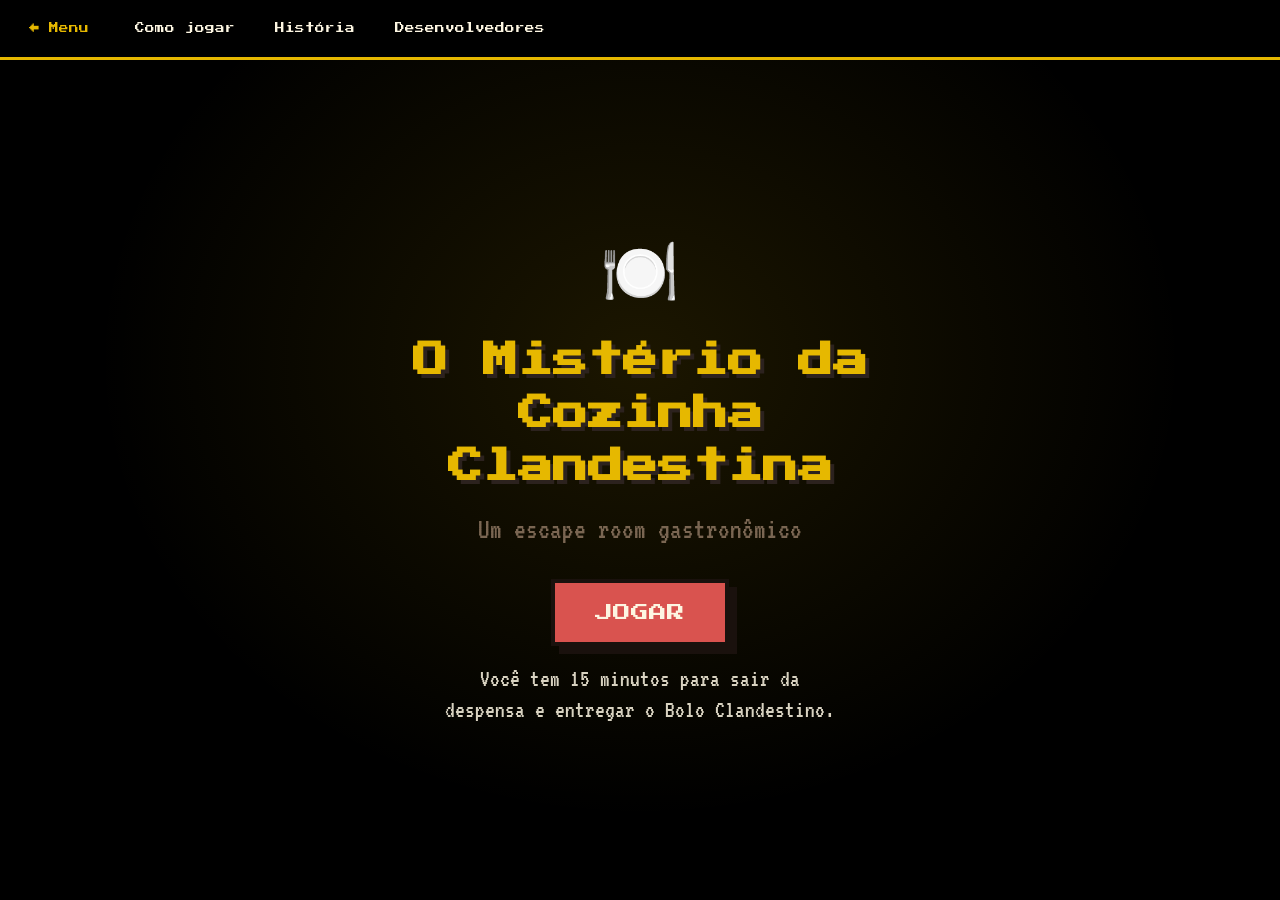
<file: jogar.html>
<!DOCTYPE html>
<html lang="pt-BR">
<head>
<meta charset="UTF-8">
<meta name="viewport" content="width=device-width, initial-scale=1">
<link rel="stylesheet" href="css/jogarcss.css">
<link rel="stylesheet" href="css/hud.css">
<title>A Cozinha Clandestina · Capa</title>
</head>
<body class="capa">

<header class="capa-barra">
  <nav class="abas" aria-label="Menu da capa">
    <a class="aba aba-menu" href="index.html">← Menu</a>
    <button class="aba" type="button" data-aba="como-jogar">Como jogar</button>
    <button class="aba" type="button" data-aba="historia">História</button>
    <button class="aba" type="button" data-aba="desenvolvedores">Desenvolvedores</button>
  </nav>
</header>

<main class="capa-centro">
  <div class="capa-selo" aria-hidden="true">🍽️</div>
  <h1>O Mistério da Cozinha Clandestina</h1>
  <p class="capa-sub">Um escape room gastronômico</p>

  <a class="btn-jogar" id="btn-jogar" href="cenarios/cena1.html">JOGAR</a>

  <p class="capa-info">Você tem 15 minutos para sair da despensa e entregar o Bolo Clandestino.</p>
</main>

<div id="modal-aba" hidden>
  <div class="hud-janela" role="dialog" aria-modal="true" aria-labelledby="aba-titulo">
    <div class="hud-janela-topo">
      <h2 id="aba-titulo"></h2>
      <button class="hud-fechar" id="aba-fechar" type="button" aria-label="Fechar">X</button>
    </div>
    <div id="aba-corpo" class="hud-janela-corpo conteudo-aba"></div>
  </div>
</div>

<script src="js/abas.js"></script>
<script src="js/capa.js"></script>
</body>
</html>
</file>
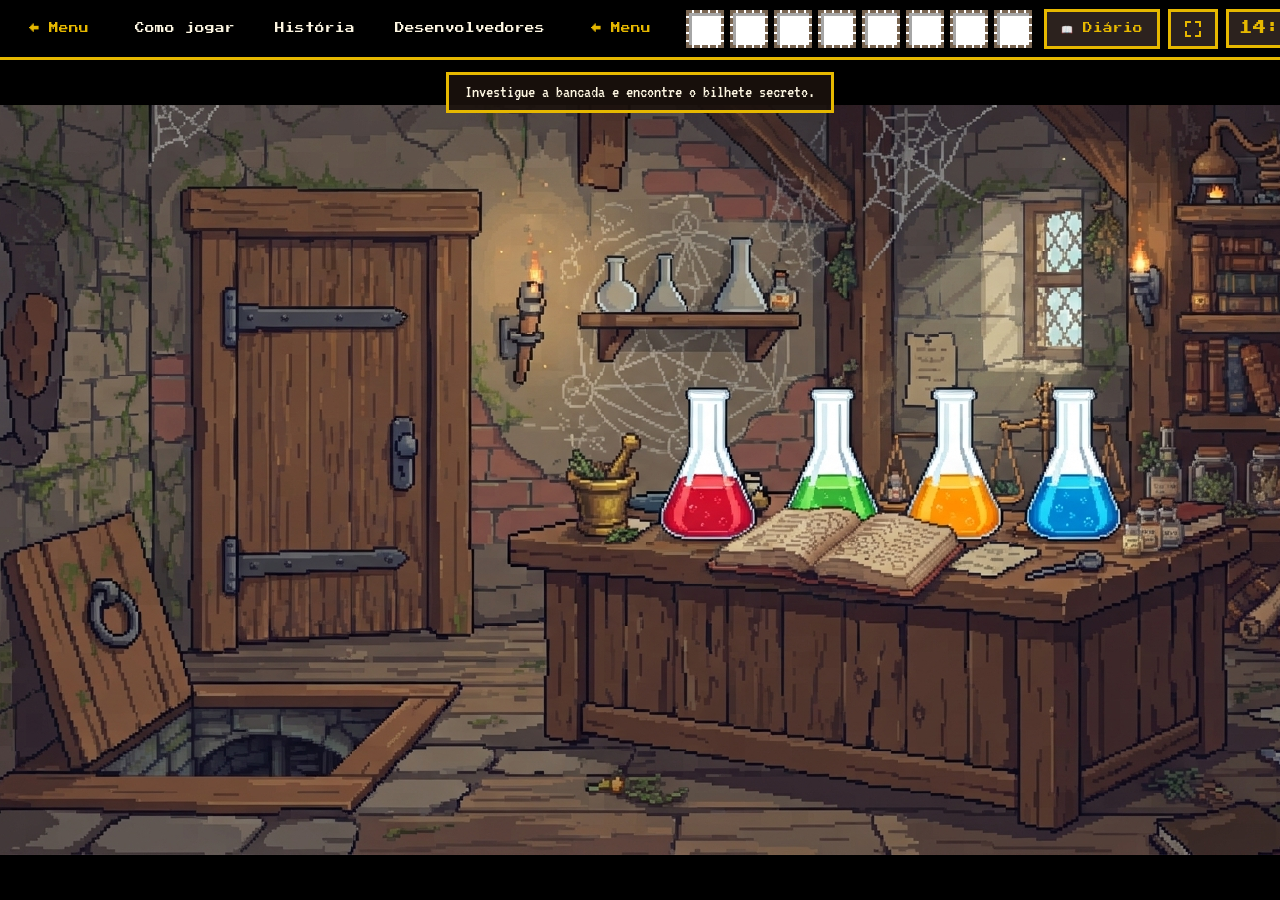
<file: cenarios/bancada.html>
<!DOCTYPE html>
<html lang="pt-BR">
<head>
<meta charset="UTF-8">
<meta name="viewport" content="width=device-width, initial-scale=1">
<link rel="stylesheet" href="../css/bancada.css">
<link rel="stylesheet" href="../css/hud.css">
<title>Cenário 2 · A Bancada e Frascos</title>
</head>
<body>

<header id="header-bar">
  <a class="voltar" href="../index.html">← Menu</a>
  <span class="cenario">2 · A Despensa Trancada</span>
  <span id="cronometro" aria-label="Tempo restante">15:00</span>
</header>

<main id="game-stage">
  <div class="cena" id="cena">
    <img src="../img/bancad.jpg" alt="Laboratório com bancada de madeira, frascos coloridos, porta à esquerda e alçapão no chão" draggable="false" onerror="this.parentNode.classList.add('sem-imagem')">

    <button class="interactive-node" id="no-papel" type="button" data-nome="Bilhete Enigma" aria-label="Bilhete escondido"></button>
    <button class="interactive-node r-baixo" id="no-frascos-bancada" type="button" data-nome="Frascos de Reagentes" aria-label="Frascos coloridos na bancada"></button>
    <button class="interactive-node r-meio" id="no-porta" type="button" data-nome="Porta da Despensa" aria-label="Porta pesada de madeira"></button>
    <button class="interactive-node" id="no-alcapao" type="button" data-nome="Alçapão" aria-label="Alçapão trancado no chão"></button>
  </div>
</main>

<div id="mensagem" aria-live="polite">Investigue a bancada e encontre o bilhete secreto.</div>
<footer id="inventory-bar" aria-label="Inventário"></footer>

<div id="modal-overlay" hidden>
  <div class="modal" role="dialog" aria-modal="true" aria-labelledby="modal-titulo">
    <div class="modal-topo">
      <h2 id="modal-titulo"></h2>
      <button id="modal-fechar" type="button" aria-label="Fechar">X</button>
    </div>
    <div id="modal-corpo"></div>
  </div>
</div>

<script src="../js/itens.js"></script>
<script src="../js/bancada.js"></script>
<script src="../js/abas.js"></script>
<script src="../js/hud.js"></script>
</body>
</html>
</file>
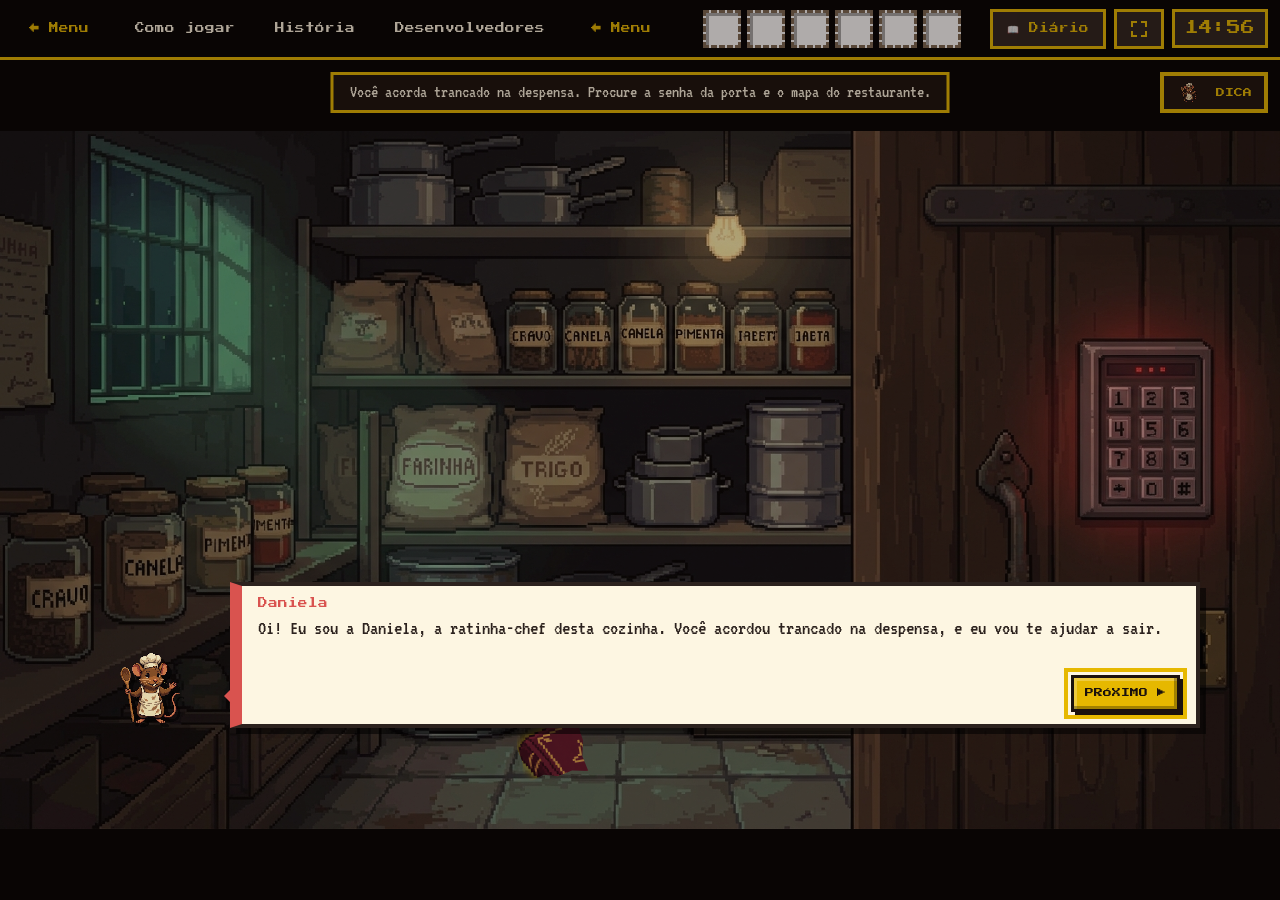
<file: cenarios/cena1.html>
<!DOCTYPE html>
<html lang="pt-BR">
<head>
<meta charset="UTF-8">
<meta name="viewport" content="width=device-width, initial-scale=1">
<link rel="stylesheet" href="../css/cena1.css">
<link rel="stylesheet" href="../css/daniela.css">
<link rel="stylesheet" href="../css/hud.css">
<link rel="stylesheet" href="../css/pedacos.css">
<title>Cenário 1 · A Despensa Trancada</title>
</head>
<body>

<header id="header-bar">
  <a class="voltar" href="../index.html">← Menu</a>
  <span class="cenario">1 · A Despensa Trancada</span>
  <span id="cronometro" aria-label="Tempo restante">15:00</span>
</header>

<main id="game-stage">
  <div class="cena" id="cena">
    <img src="../img/cenario1.jpg" alt="Despensa escura com prateleiras, potes de tempero, sacos de farinha e uma porta pesada com teclado eletrônico" draggable="false">

    <button class="interactive-node r-meio" id="no-porta" type="button" data-nome="Porta da despensa" aria-label="Porta da despensa"></button>
    <button class="interactive-node r-baixo" id="no-teclado" type="button" data-nome="Teclado eletrônico" aria-label="Teclado eletrônico da porta"><span class="luz"></span></button>
    <button class="interactive-node r-baixo" id="no-fechadura" type="button" data-nome="Fechadura antiga" aria-label="Fechadura antiga"></button>
    <button class="interactive-node" id="no-mapa" type="button" data-nome="Papel no caixote" aria-label="Papel dobrado no caixote"></button>
    <button class="interactive-node r-esq r-baixo" id="no-bilhete" type="button" data-nome="Bilhete na parede" aria-label="Bilhete rasgado na parede"></button>
    <button class="interactive-node" id="no-potes" type="button" data-nome="Potes trancados" aria-label="Potes de tempero da prateleira de cima"></button>
     <button class="interactive-node" id="no-farinha" type="button" data-nome="Sacos de farinha e trigo" aria-label="Sacos de farinha e trigo"></button>
    <button class="interactive-node" id="no-caixote" type="button" data-nome="Caixote de madeira" aria-label="Caixote de madeira"></button>
    <button class="interactive-node" id="no-potes-esq" type="button" data-nome="Potes de tempero" aria-label="Potes de tempero da bancada"></button>
    <button class="interactive-node r-baixo" id="no-janela" type="button" data-nome="Janela" aria-label="Janela com grades"></button>
    <button class="interactive-node" id="no-barril" type="button" data-nome="Barril de metal" aria-label="Barril de metal"></button>
  </div>
</main>

<div id="mensagem" aria-live="polite"></div>
<footer id="inventory-bar" aria-label="Inventário"></footer>

<div id="modal-overlay" hidden>
  <div class="modal" role="dialog" aria-modal="true" aria-labelledby="modal-titulo">
    <div class="modal-topo">
      <h2 id="modal-titulo"></h2>
      <button id="modal-fechar" type="button" aria-label="Fechar">X</button>
    </div>
    <div id="modal-corpo"></div>
  </div>
</div>

<script src="../js/itens.js"></script>
<script src="../js/cena1.js"></script>
<script src="../js/daniela.js"></script>
<script src="../js/abas.js"></script>
<script src="../js/hud.js"></script>
<script src="../js/pedacos.js" data-pedaco="0" data-x="43" data-y="88" data-giro="-10"></script>
</body>
</html>
</file>
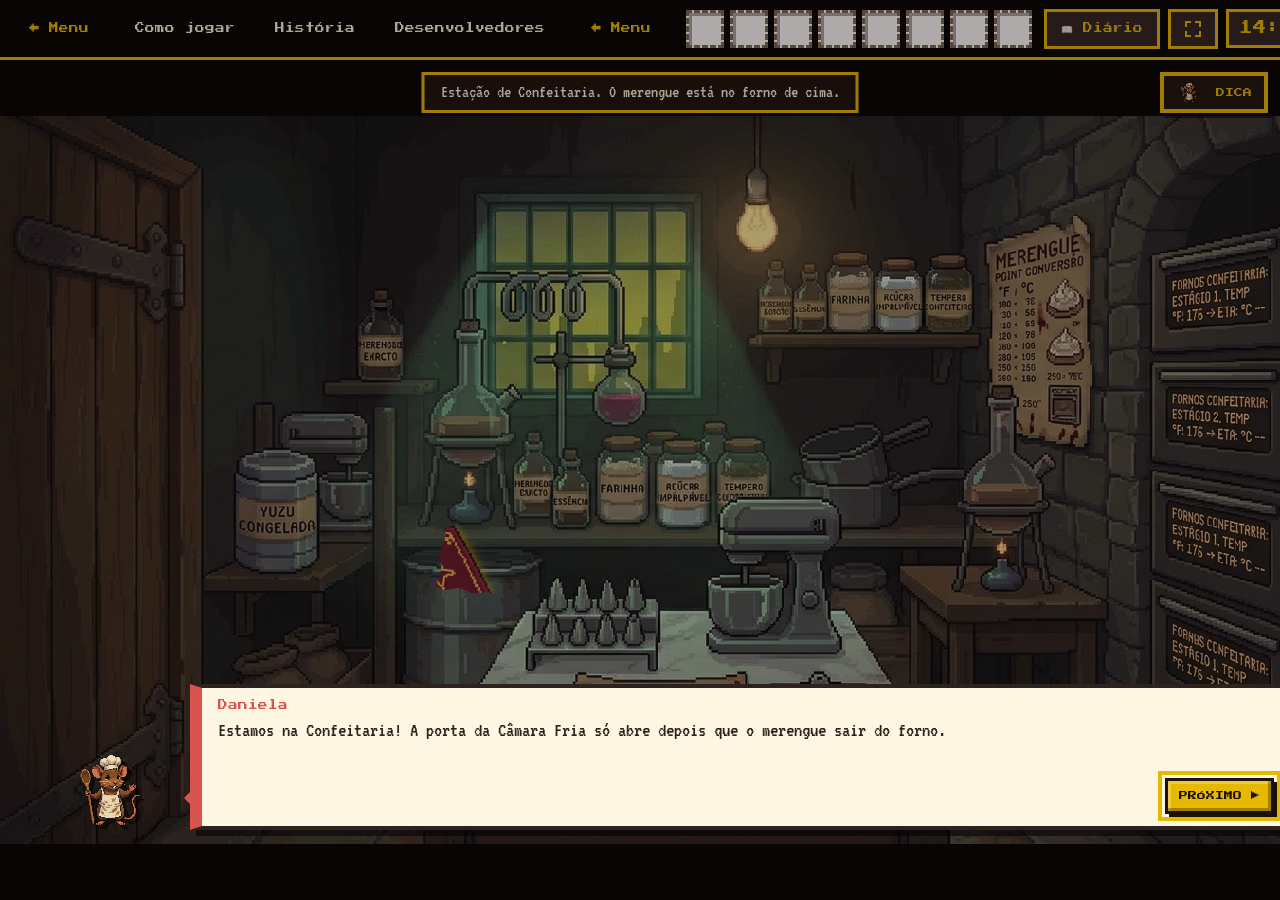
<file: cenarios/cena2.html>
<!DOCTYPE html>
<html lang="pt-BR">
<head>
<meta charset="UTF-8">
<meta name="viewport" content="width=device-width, initial-scale=1">
<link rel="stylesheet" href="../css/cena2.css">
<link rel="stylesheet" href="../css/daniela.css">
<link rel="stylesheet" href="../css/hud.css">
<link rel="stylesheet" href="../css/pedacos.css">
<title>Cenário 2 · A Estação de Confeitaria</title>
</head>
<body>

<header id="header-bar">
  <a class="voltar" href="../index.html">← Menu</a>
  <span class="cenario">2 · A Estação de Confeitaria</span>
  <span id="cronometro" aria-label="Tempo restante">15:00</span>
</header>

<main id="game-stage">
  <div class="cena" id="cena">
    <img src="../img/cenario2.jpg" alt="Estação de confeitaria com porta de madeira à esquerda, janela com grades, alambique, mesa de mármore com batedeira e papéis, e quatro fornos digitais à direita" draggable="false" onerror="this.parentNode.classList.add('sem-imagem')">

    <button class="interactive-node r-baixo" id="no-janela" type="button" data-nome="Janela" aria-label="Janela com grades"></button>
    <button class="interactive-node" id="no-frasco" type="button" data-nome="Alambique de vidro" aria-label="Alambique de vidro"></button>
    <button class="interactive-node" id="no-extrato" type="button" data-nome="Extrato de merengue" aria-label="Garrafa de extrato de merengue"></button>
    <button class="interactive-node" id="no-yuzu" type="button" data-nome="Pote de yuzu" aria-label="Pote com etiqueta Yuzu Congelada"></button>
    <button class="interactive-node" id="no-barril" type="button" data-nome="Barril de metal" aria-label="Barril de metal"></button>
    <button class="interactive-node" id="no-caixote" type="button" data-nome="Caixote com potes" aria-label="Caixote com potes de barro"></button>
    <button class="interactive-node r-meio" id="no-marmore" type="button" data-nome="Bancada de mármore" aria-label="Bancada de mármore"></button>
    <button class="interactive-node" id="no-potes-meio" type="button" data-nome="Potes de ingredientes" aria-label="Potes de farinha, açúcar e temperos"></button>
    <button class="interactive-node" id="no-prateleira" type="button" data-nome="Prateleira de ingredientes" aria-label="Prateleira de ingredientes"></button>
    <button class="interactive-node" id="no-panelas" type="button" data-nome="Panelas" aria-label="Panelas empilhadas"></button>
    <button class="interactive-node" id="no-poster" type="button" data-nome="Cartaz do merengue" aria-label="Cartaz do merengue na parede"></button>
    <button class="interactive-node" id="no-calda" type="button" data-nome="Frasco de calda" aria-label="Frasco de calda sobre o fogareiro"></button>
    <button class="interactive-node" id="no-bicos" type="button" data-nome="Bicos de confeitar" aria-label="Bicos de confeitar"></button>
    <button class="interactive-node" id="no-batedeira" type="button" data-nome="Batedeira industrial" aria-label="Batedeira industrial"></button>
    <button class="interactive-node" id="no-receita" type="button" data-nome="Receita" aria-label="Papel de receitas"></button>
    <button class="interactive-node" id="no-tabela" type="button" data-nome="Guia de Chamas" aria-label="Guia cromático de temperatura"></button>
    <button class="interactive-node" id="no-prancheta" type="button" data-nome="Prancheta do Chef" aria-label="Prancheta do Chef"></button>
    <button class="interactive-node r-dir" id="no-forno" type="button" data-nome="Forno do merengue" aria-label="Forno de cima, com o merengue"><span class="luz"></span></button>
    <button class="interactive-node r-dir" id="no-forno2" type="button" data-nome="Forno" aria-label="Segundo forno"></button>
    <button class="interactive-node r-dir" id="no-forno3" type="button" data-nome="Forno" aria-label="Terceiro forno"></button>
    <button class="interactive-node r-dir" id="no-forno4" type="button" data-nome="Forno" aria-label="Quarto forno"></button>
    <button class="interactive-node r-meio" id="no-porta" type="button" data-nome="Porta da Câmara Fria" aria-label="Porta da Câmara Fria com trava elétrica"></button>
  </div>
</main>

<div id="mensagem" aria-live="polite"></div>
<footer id="inventory-bar" aria-label="Inventário"></footer>

<div id="modal-overlay" hidden>
  <div class="modal" role="dialog" aria-modal="true" aria-labelledby="modal-titulo">
    <div class="modal-topo">
      <h2 id="modal-titulo"></h2>
      <button id="modal-fechar" type="button" aria-label="Fechar">X</button>
    </div>
    <div id="modal-corpo"></div>
  </div>
</div>

<script src="../js/itens.js"></script>
<script src="../js/cena2.js"></script>
<script src="../js/daniela.js"></script>
<script src="../js/abas.js"></script>
<script src="../js/hud.js"></script>
<script src="../js/pedacos.js" data-pedaco="1" data-x="35.5" data-y="61" data-giro="7"></script>
</body>
</html>
</file>
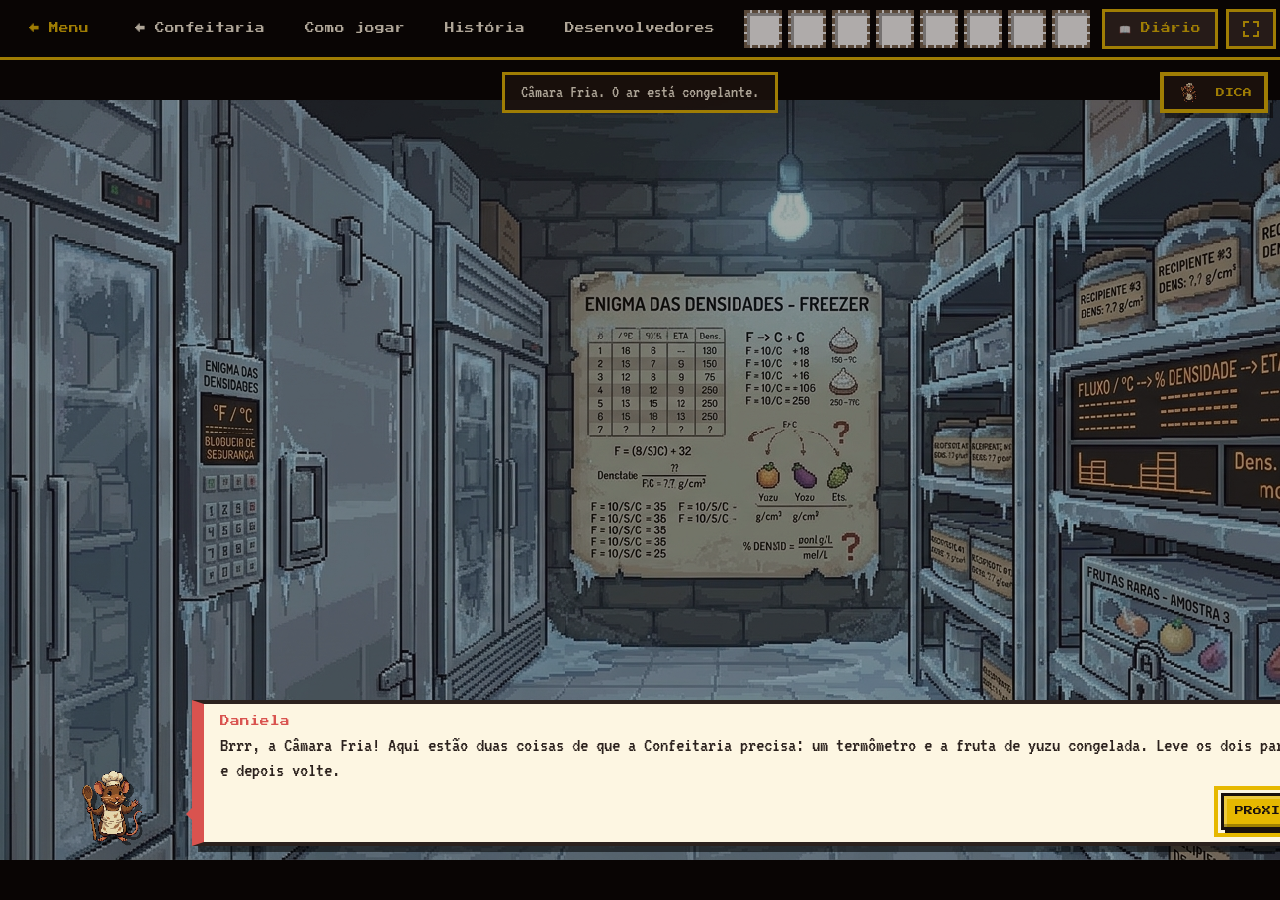
<file: cenarios/cena3.html>
<!DOCTYPE html>
<html lang="pt-BR">
<head>
<meta charset="UTF-8">
<meta name="viewport" content="width=device-width, initial-scale=1">
<link rel="stylesheet" href="../css/cena3.css">
<link rel="stylesheet" href="../css/daniela.css">
<link rel="stylesheet" href="../css/hud.css">
<link rel="stylesheet" href="../css/pedacos.css">
<title>Cenário 3 · A Câmara Fria</title>
</head>
<body>

<header id="header-bar">
  <div class="grupo-esq">
    <a class="voltar" href="../index.html">← Menu</a>
    <a class="voltar" href="cena2.html">← Confeitaria</a>
  </div>
  <span class="cenario">3 · A Câmara Fria</span>
  <span id="cronometro" aria-label="Tempo restante">15:00</span>
</header>

<main id="game-stage">
  <div class="cena" id="cena">
    <img src="../img/cenario3.jpg" alt="Câmara fria com geladeiras industriais, porta de metal com teclado de segurança, cartaz com as charadas do freezer e prateleiras com recipientes e um freezer trancado" draggable="false" onerror="this.parentNode.classList.add('sem-imagem')">

    <button class="interactive-node r-esq" id="no-armario" type="button" data-nome="Armário congelado" aria-label="Armário de inox congelado"></button>
    <button class="interactive-node r-meio" id="no-geladeira-esq" type="button" data-nome="Geladeira industrial" aria-label="Geladeira industrial de portas de vidro"></button>
    <button class="interactive-node r-meio" id="no-porta" type="button" data-nome="Porta do freezer" aria-label="Porta de metal do freezer"></button>
    <button class="interactive-node r-baixo" id="no-teclado" type="button" data-nome="Bloqueio de segurança" aria-label="Teclado do bloqueio de segurança"><span class="luz"></span></button>
    <button class="interactive-node r-baixo" id="no-termostato" type="button" data-nome="Painel do termostato" aria-label="Painel do termostato"></button>
    <button class="interactive-node" id="no-geladeira-meio" type="button" data-nome="Geladeira de vidro" aria-label="Geladeira do meio"></button>
    <button class="interactive-node" id="no-caixas-esq" type="button" data-nome="Caixas empilhadas" aria-label="Caixas empilhadas"></button>
    <button class="interactive-node r-baixo" id="no-poster" type="button" data-nome="Cartaz de charadas" aria-label="Cartaz com as charadas do freezer"></button>
    <button class="interactive-node r-baixo" id="no-lampada" type="button" data-nome="Lâmpada" aria-label="Lâmpada pendurada"></button>
    <button class="interactive-node r-meio" id="no-gelo" type="button" data-nome="Poças de gelo" aria-label="Poças de gelo no chão"></button>
    <button class="interactive-node r-baixo" id="no-caixas-dir" type="button" data-nome="Caixas congeladas" aria-label="Caixas congeladas no alto da prateleira"></button>
    <button class="interactive-node r-baixo" id="no-pote3a" type="button" data-nome="Recipiente #3" aria-label="Recipiente número 3"></button>
    <button class="interactive-node r-baixo" id="no-pote3b" type="button" data-nome="Recipiente #3" aria-label="Outro recipiente número 3"></button>
    <button class="interactive-node r-baixo r-dir" id="no-pote11" type="button" data-nome="Recipiente #11" aria-label="Recipiente número 11"></button>
    <button class="interactive-node" id="no-potes-med" type="button" data-nome="Recipientes apagados" aria-label="Recipientes com etiquetas apagadas"></button>
    <button class="interactive-node r-dir" id="no-misturador" type="button" data-nome="Painel do misturador" aria-label="Painel do misturador de emulsão"></button>
    <button class="interactive-node r-dir" id="no-caixa" type="button" data-nome="Freezer de frutas raras" aria-label="Freezer de frutas raras, trancado"><span class="luz"></span></button>
    <button class="interactive-node r-dir" id="no-recip-baixo" type="button" data-nome="Recipientes de baixo" aria-label="Recipientes na prateleira de baixo"></button>
  </div>
</main>

<div id="mensagem" aria-live="polite"></div>
<footer id="inventory-bar" aria-label="Inventário"></footer>

<div id="modal-overlay" hidden>
  <div class="modal" role="dialog" aria-modal="true" aria-labelledby="modal-titulo">
    <div class="modal-topo">
      <h2 id="modal-titulo"></h2>
      <button id="modal-fechar" type="button" aria-label="Fechar">X</button>
    </div>
    <div id="modal-corpo"></div>
  </div>
</div>

<script src="../js/itens.js"></script>
<script src="../js/cena3.js"></script>
<script src="../js/daniela.js"></script>
<script src="../js/abas.js"></script>
<script src="../js/hud.js"></script>
<script src="../js/pedacos.js" data-pedaco="2" data-x="58" data-y="84" data-giro="-6"></script>
</body>
</html>
</file>
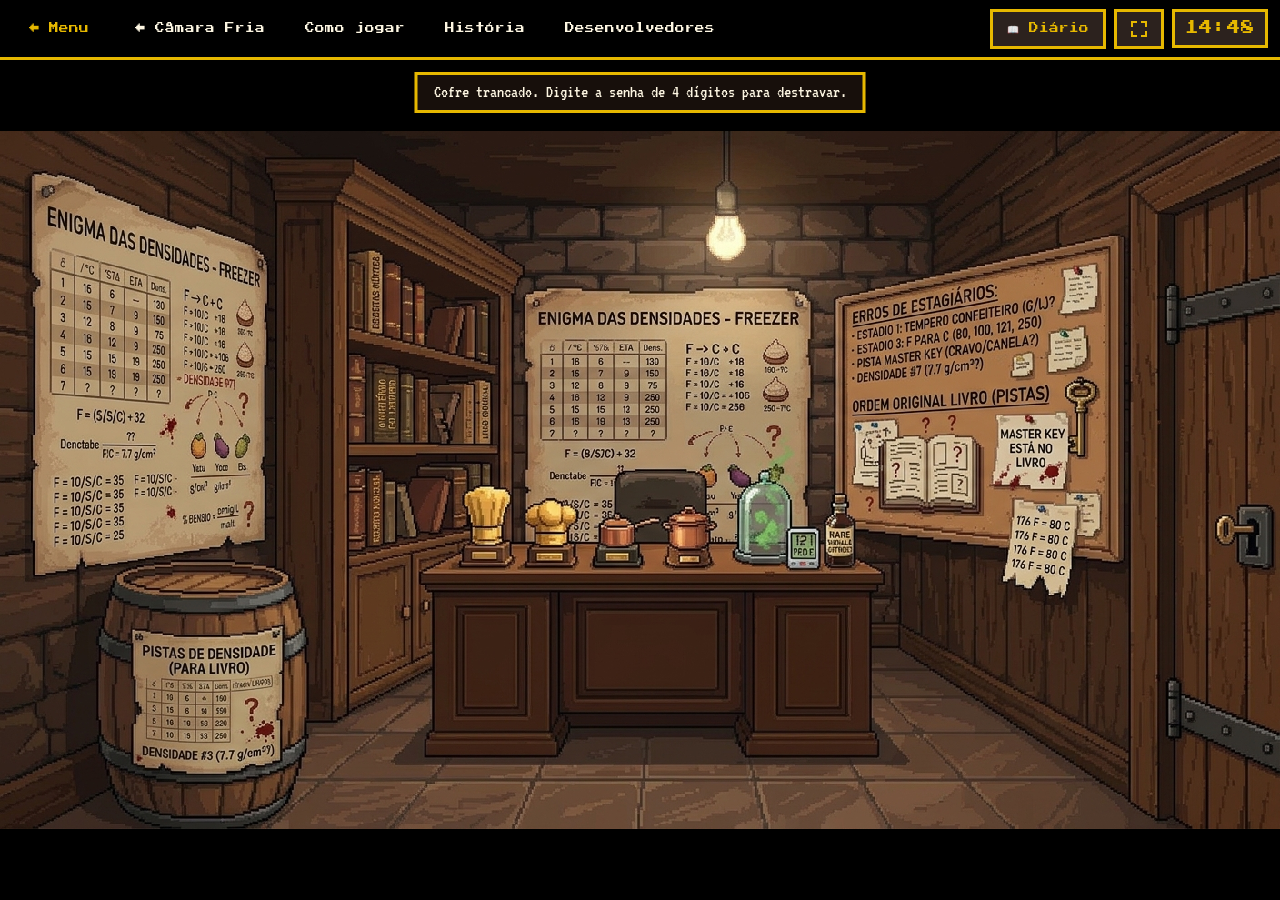
<file: cenarios/cena4.html>
<!DOCTYPE html>
<html lang="pt-BR">
<head>
<meta charset="UTF-8">
<meta name="viewport" content="width=device-width, initial-scale=1">
<link rel="stylesheet" href="../css/cena4.css">
<link rel="stylesheet" href="../css/pedacos.css">
<link rel="stylesheet" href="../css/cofre.css">
<link rel="stylesheet" href="../css/hud.css">
<title>Cenário 4 · O Escritório do Chef</title>
</head>
<body>

<header id="header-bar">
  <div class="grupo-esq">
    <a class="voltar" href="../index.html">← Menu</a>
    <a class="voltar" href="cena3.html">← Câmara Fria</a>
  </div>
  <span class="cenario">4 · O Escritório do Chef</span>
  <span id="cronometro" aria-label="Tempo restante">15:00</span>
</header>

<main id="game-stage">
  <div class="cena" id="cena">
    <img src="../img/cenario4.jpg" alt="Escritório do Chef com mesa de carvalho, troféus, estante de livros, quadro de avisos de cortiça, barril e porta de madeira" draggable="false" onerror="this.parentNode.classList.add('sem-imagem')">

    <button class="interactive-node r-esq r-baixo" id="no-poster-esq" type="button" data-nome="Cartaz na parede" aria-label="Cartaz na parede esquerda"></button>
    <button class="interactive-node" id="no-barril" type="button" data-nome="Barril do Chef" aria-label="Barril trancado, com um cofre dentro"></button>
    <button class="interactive-node" id="no-cartaz-barril" type="button" data-nome="Cartaz do barril" aria-label="Cartaz de pistas colado no barril"></button>
    <button class="interactive-node r-baixo" id="no-estante" type="button" data-nome="Livros da estante" aria-label="Livros de receitas da estante, um deles com páginas arrancadas"></button>
    <button class="interactive-node" id="no-estante-baixo" type="button" data-nome="Armário da estante" aria-label="Armário embaixo da estante, com uma chave dentro"></button>
    <button class="interactive-node r-baixo" id="no-poster-centro" type="button" data-nome="Cartaz da parede" aria-label="Cartaz no centro da parede"></button>
    <button class="interactive-node r-meio" id="no-mesa" type="button" data-nome="Mesa de carvalho" aria-label="Mesa de carvalho do Chef"></button>
    <button class="interactive-node" id="no-gaveta" type="button" data-nome="Gaveta secreta" aria-label="Gaveta secreta da mesa"></button>
    <button class="interactive-node" id="no-trofeus-chapeu" type="button" data-nome="Troféus de chapéu" aria-label="Troféus de chapéu de chef"></button>
    <button class="interactive-node" id="no-trofeus-panela" type="button" data-nome="Troféus de panela" aria-label="Troféus de panela de cobre"></button>
    <button class="interactive-node" id="no-cupula" type="button" data-nome="Redoma de vidro" aria-label="Redoma de vidro com planta"></button>
    <button class="interactive-node" id="no-timer" type="button" data-nome="Timer digital" aria-label="Timer digital"></button>
    <button class="interactive-node" id="no-baunilha" type="button" data-nome="Garrafa de baunilha" aria-label="Garrafa de extrato de baunilha"></button>
    <button class="interactive-node r-baixo" id="no-quadro" type="button" data-nome="Quadro de avisos" aria-label="Quadro de avisos: erros de estagiários"></button>
    <button class="interactive-node r-baixo" id="no-esboco" type="button" data-nome="Desenho do livro" aria-label="Desenho de um livro aberto no quadro"></button>
    <button class="interactive-node" id="no-notamaster" type="button" data-nome="Bilhete da master key" aria-label="Bilhete: master key está no livro"></button>
    <button class="interactive-node r-baixo" id="no-chave-quadro" type="button" data-nome="Chave dourada" aria-label="Chave dourada presa no quadro"></button>
    <button class="interactive-node r-baixo" id="no-bilhetes" type="button" data-nome="Bilhetes 176 °F" aria-label="Bilhetes com 176 graus Fahrenheit"></button>
    <button class="interactive-node r-meio" id="no-porta" type="button" data-nome="Porta de saída" aria-label="Porta de saída do escritório"></button>
    <button class="interactive-node r-dir r-baixo" id="no-fechadura" type="button" data-nome="Fechadura" aria-label="Fechadura da porta"></button>
  </div>
</main>

<div id="mensagem" aria-live="polite"></div>
<footer id="inventory-bar" aria-label="Inventário"></footer>

<div id="modal-overlay" hidden>
  <div class="modal" role="dialog" aria-modal="true" aria-labelledby="modal-titulo">
    <div class="modal-topo">
      <h2 id="modal-titulo"></h2>
      <button id="modal-fechar" type="button" aria-label="Fechar">X</button>
    </div>
    <div id="modal-corpo"></div>
  </div>
</div>

<script src="../js/abas.js"></script>
<script src="../js/hud.js"></script>
<script src="../js/pedacos.js"></script>
<script src="../js/cofre.js"></script>
<script src="../js/itens.js"></script>
<script src="../js/cena4.js" defer></script>
</body>
</html>
</file>
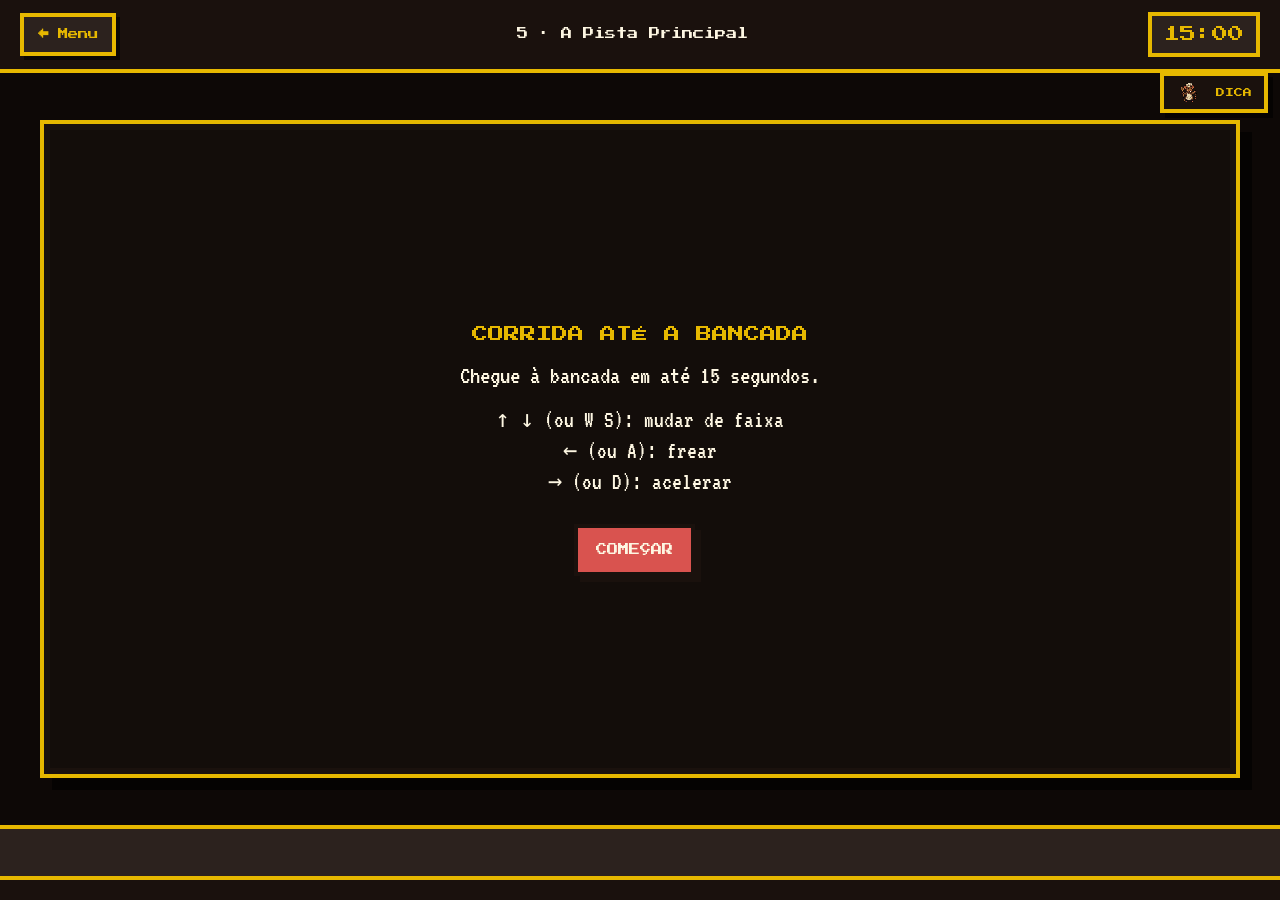
<file: cenarios/cena5.html>
<!DOCTYPE html>
<html lang="pt-BR">
<head>
<meta charset="UTF-8">
<meta name="viewport" content="width=device-width, initial-scale=1">
<link rel="stylesheet" href="../css/cena5.css">
<link rel="stylesheet" href="../css/daniela.css">
<title>Cenário 5 · A Pista Principal</title>
</head>
<body>

<header id="header-bar">
  <a class="voltar" href="../index.html">← Menu</a>
  <span class="cenario">5 · A Pista Principal</span>
  <span id="cronometro" aria-label="Tempo restante">15:00</span>
</header>

<main id="game-stage">
  <div class="cena" id="cena">
    <canvas id="pista" width="1100" height="600" role="img" aria-label="Pista de corrida vista de cima, com quatro faixas, carros e obstáculos pelo caminho, doces coloridos e a bancada de entrega no final"></canvas>

    <div id="inicio">
      <h2>CORRIDA ATÉ A BANCADA</h2>
      <p>Chegue à bancada em até 15 segundos.</p>
      <ul class="comandos">
        <li>↑ ↓ (ou W S): mudar de faixa</li>
        <li>← (ou A): frear</li>
        <li>→ (ou D): acelerar</li>
      </ul>
      <button class="btn-pixel" id="btn-comecar" type="button">COMEÇAR</button>
    </div>
  </div>
</main>

<div id="mensagem" aria-live="polite"></div>
<footer id="inventory-bar" aria-label="Inventário"></footer>

<div id="modal-overlay" hidden>
  <div class="modal" role="dialog" aria-modal="true" aria-labelledby="modal-titulo">
    <div class="modal-topo">
      <h2 id="modal-titulo"></h2>
      <button id="modal-fechar" type="button" aria-label="Fechar">X</button>
    </div>
    <div id="modal-corpo"></div>
  </div>
</div>

<div id="transicao" hidden>
  <h2>VOCÊ CHEGOU!</h2>
  <p>hora de entregar o prato...</p>
  <a class="btn-pixel" href="cena6.html">Continuar →</a>
</div>

<script src="../js/itens.js"></script>
<script src="../js/cena5.js"></script>
<script src="../js/daniela.js"></script>
</body>
</html>
</file>
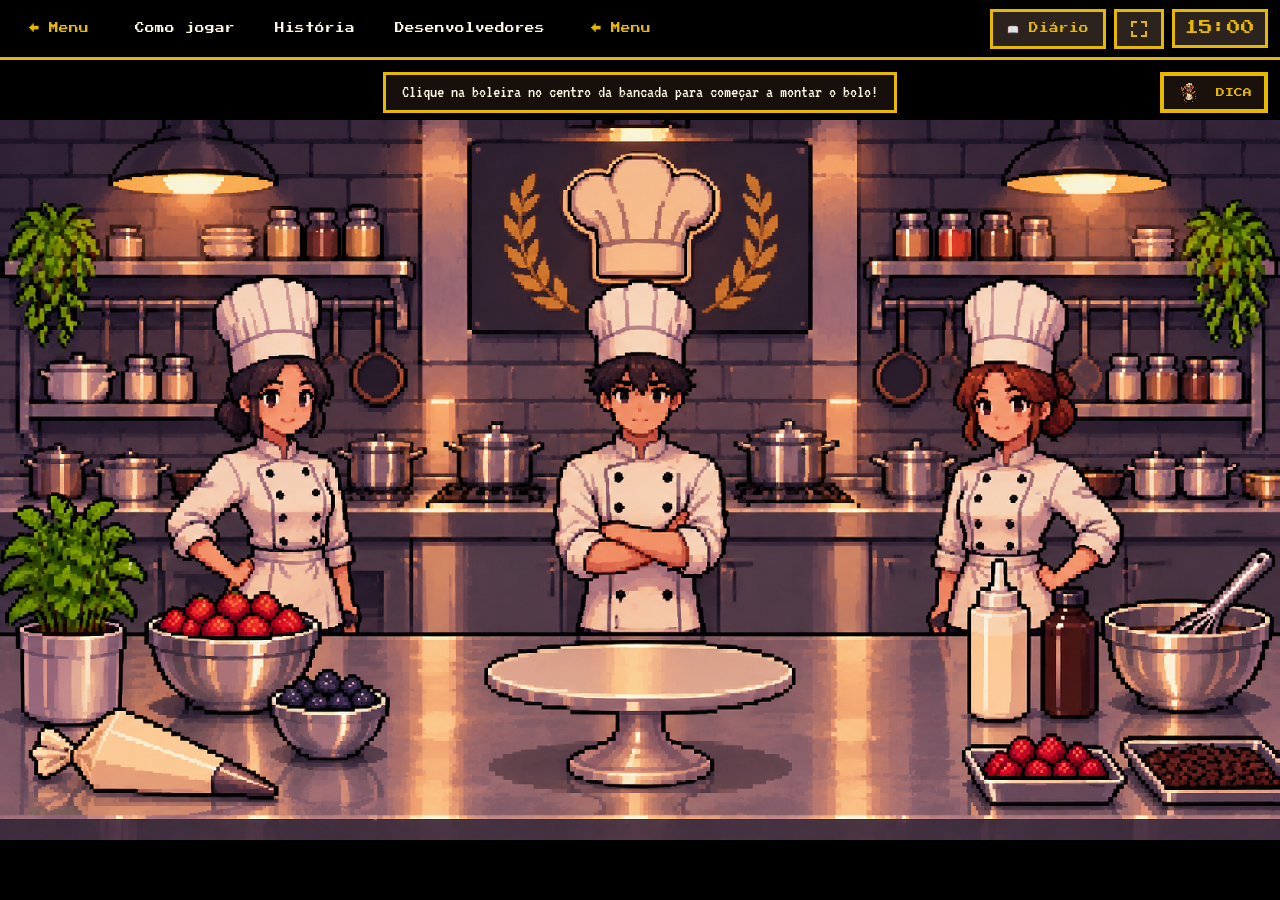
<file: cenarios/cena6.html>
<!DOCTYPE html>
<html lang="pt-BR">
<head>
<meta charset="UTF-8">
<meta name="viewport" content="width=device-width, initial-scale=1">
<link rel="stylesheet" href="../css/cena6.css">
<link rel="stylesheet" href="../css/daniela.css">
<link rel="stylesheet" href="../css/hud.css">
<title>Cenário 6 · A Bancada dos Jurados</title>
</head>
<body>

<header id="header-bar">
  <a class="voltar" href="../index.html">← Menu</a>
  <span class="cenario" id="titulo-fase">6 · A Bancada dos Jurados</span>
  <span id="cronometro" aria-label="Tempo restante">15:00</span>
</header>

<main id="game-stage">
  <div class="cena" id="cena">
    <img class="fundo-cena" id="img-cenario" src="../img/cena6.png" alt="Bancada dos jurados com boleira vazia" draggable="false">

    <div class="preview-boleira-cena" id="preview-boleira-cena"></div>

    <button class="interactive-node" id="no-boleira" type="button" data-nome="Boleira de Montagem" aria-label="Clicar na boleira para montar o bolo"></button>

    <div class="hud-avaliacao" id="hud-avaliacao" hidden>
      <div class="placar-jurados">
        <div class="card-jurado" id="jurado-1">
          <span class="j-nome">JURADA 1</span>
          <span class="j-nota" id="nota-1">?</span>
        </div>
        <div class="card-jurado" id="jurado-2">
          <span class="j-nome">CHEF CENTRAL</span>
          <span class="j-nota" id="nota-2">?</span>
        </div>
        <div class="card-jurado" id="jurado-3">
          <span class="j-nome">JURADA 3</span>
          <span class="j-nota" id="nota-3">?</span>
        </div>
      </div>
      <button class="btn-pixel btn-servir" id="btn-servir" type="button">SERVIR AOS JURADOS</button>
    </div>
  </div>
</main>

<div id="mensagem" aria-live="polite">Clique na boleira no centro da bancada para começar a montar o bolo!</div>
<footer id="inventory-bar" aria-label="Inventário"></footer>

<div id="modal-overlay" hidden>
  <div class="modal" role="dialog" aria-modal="true" aria-labelledby="modal-titulo">
    <div class="modal-topo">
      <h2 id="modal-titulo"></h2>
      <button id="modal-fechar" type="button" aria-label="Fechar">X</button>
    </div>
    <div id="modal-corpo"></div>
  </div>
</div>

<script src="../js/itens.js"></script>
<script src="../js/cena6.js"></script>
<script src="../js/daniela.js"></script>
<script src="../js/abas.js"></script>
<script src="../js/hud.js"></script>
</body>
</html>
</file>
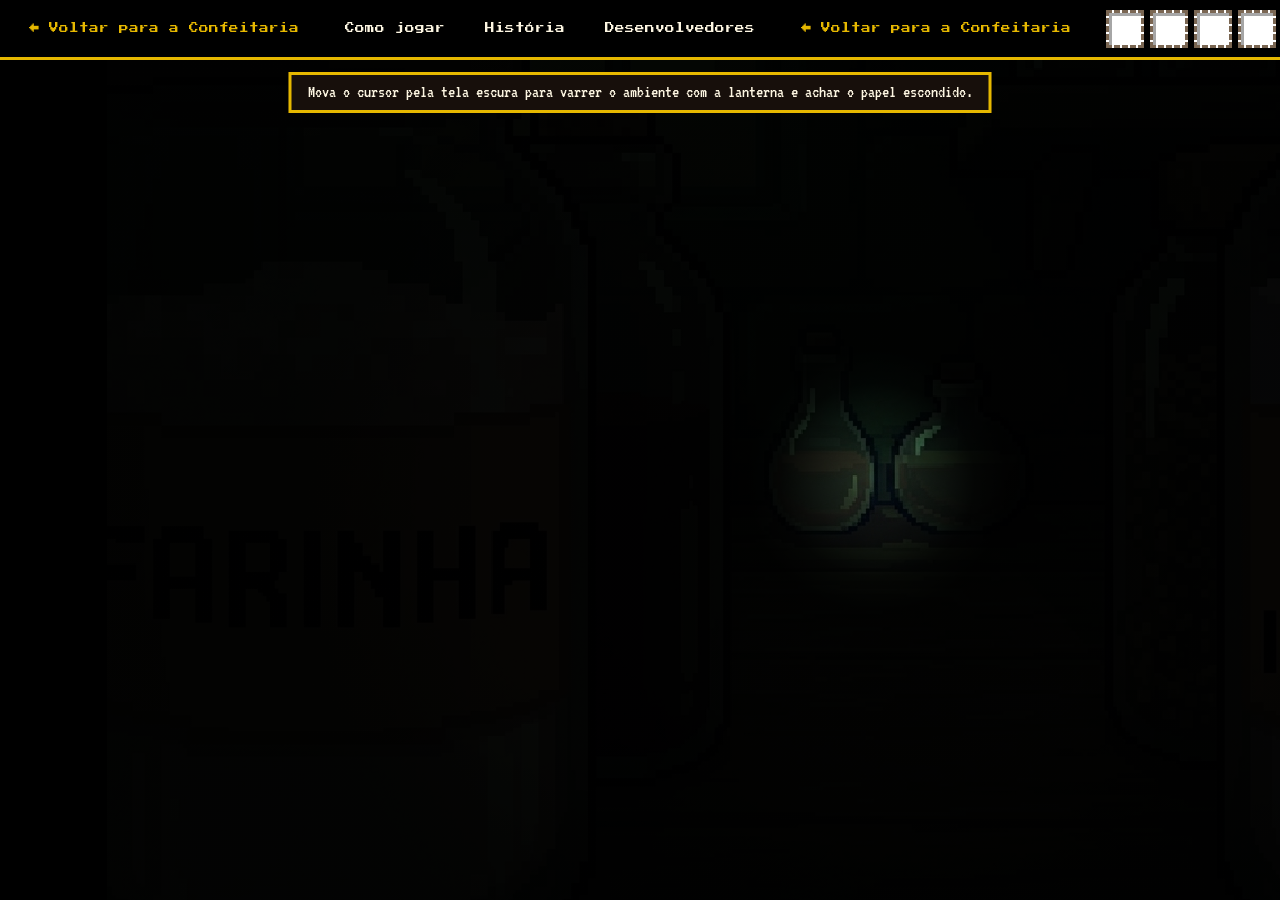
<file: cenarios/farinhas.html>
<!DOCTYPE html>
<html lang="pt-BR">
<head>
<meta charset="UTF-8">
<meta name="viewport" content="width=device-width, initial-scale=1">
<link rel="stylesheet" href="../css/farinhas.css">
<link rel="stylesheet" href="../css/hud.css">
<title>Inspeção · Bancada de Farinhas</title>
</head>
<body>

<header id="header-bar">
  <a class="voltar" href="cena2.html">← Voltar para a Confeitaria</a>
  <span class="cenario">Inspeção · Entre os Potes</span>
  <span id="cronometro" aria-label="Tempo restante">15:00</span>
</header>

<main id="game-stage">
  <div class="escopo" id="escopo">
    <div class="cena-zoom" id="cena">
      <img src="../img/zoom_farinhas.jpg" alt="Visão aproximada entre os potes de farinha" draggable="false" onerror="this.parentNode.classList.add('sem-imagem')">

      <button class="interactive-node" id="no-papel-escondido" type="button" data-nome="Papel Enigma" aria-label="Papel dobrado escondido"></button>
    </div>
  </div>
</main>

<div id="mensagem" aria-live="polite">Passe o mouse pela escuridão para procurar pistas com a lanterna.</div>
<footer id="inventory-bar" aria-label="Inventário"></footer>

<div id="modal-overlay" hidden>
  <div class="modal" role="dialog" aria-modal="true" aria-labelledby="modal-titulo">
    <div class="modal-topo">
      <h2 id="modal-titulo"></h2>
      <button id="modal-fechar" type="button" aria-label="Fechar">X</button>
    </div>
    <div id="modal-corpo"></div>
  </div>
</div>

<script src="../js/itens.js"></script>
<script src="../js/farinhas.js"></script>
<script src="../js/abas.js"></script>
<script src="../js/hud.js"></script>
</body>
</html>
</file>
<file: css/cssindex.css>
@import url("https://fonts.googleapis.com/css2?family=Press+Start+2P&family=VT323&display=swap");

      :root {
        --escuro: #1a110d;
        --madeira: #4a3428;
        --papel: #fdf6e2;
        --tinta: #2c221e;
        --tomate: #d9534f;
        --latao: #e6b800;
        --suave: #7a6652;
        --titulo: "Press Start 2P", monospace;
        --texto: "VT323", monospace;
      }
      * {
        box-sizing: border-box;
        margin: 0;
        padding: 0;
      }
      body {
        min-height: 100vh;
        background-color: var(--madeira);
        background-image:
          repeating-linear-gradient(
            0deg,
            transparent 0 60px,
            var(--escuro) 60px 64px
          ),
          repeating-linear-gradient(
            90deg,
            rgba(0, 0, 0, 0.1) 0 4px,
            transparent 4px 20px
          ),
          repeating-linear-gradient(
            90deg,
            rgba(255, 255, 255, 0.04) 0 8px,
            transparent 8px 36px
          );
        color: var(--papel);
        font-family: var(--texto);
        font-size: 1.4rem;
        line-height: 1.3;
        image-rendering: pixelated;
      }
      a {
        color: inherit;
      }
      :focus-visible {
        outline: 4px solid var(--latao);
        outline-offset: 4px;
      }

      .home {
        display: grid;
        place-items: center;
        padding: 40px 16px;
      }
      .cardapio {
        width: min(600px, 100%);
        background: var(--papel);
        color: var(--tinta);
        padding: 44px 36px 36px;
        border: 4px solid var(--latao);
        box-shadow:
          0 -4px 0 0 var(--escuro),
          0 4px 0 0 var(--escuro),
          -4px 0 0 0 var(--escuro),
          4px 0 0 0 var(--escuro),
          16px 16px 0 0 rgba(0, 0, 0, 0.55);
        text-align: center;
      }
      .cardapio .selo {
        font-size: 2.6rem;
        line-height: 1;
      }
      .cardapio h1 {
        font-family: var(--titulo);
        font-weight: 400;
        font-size: clamp(1.1rem, 4.2vw, 1.7rem);
        line-height: 1.6;
        margin: 18px 0 10px;
        text-shadow: 3px 3px 0 var(--latao);
      }
      .cardapio .subtitulo {
        color: var(--suave);
        font-size: 1.6rem;
        margin-bottom: 30px;
      }
      .cardapio .subtitulo::after {
        content: "_";
        animation: piscar 1s steps(1) infinite;
      }

      .menu {
        list-style: none;
        text-align: left;
      }
      .menu li + li {
        margin-top: 10px;
      }
      .menu a {
        display: block;
        padding: 14px;
        text-decoration: none;
        border: 4px solid transparent;
      }
      .menu .linha {
        display: flex;
        align-items: baseline;
        gap: 10px;
      }
      .menu .nome {
        font-family: var(--titulo);
        font-size: 0.9rem;
        line-height: 1.6;
      }
      .menu .pontilhado {
        flex: 1;
        border-bottom: 4px dashed var(--suave);
        transform: translateY(-4px);
      }
      .menu .pagina {
        font-size: 1.2rem;
        color: var(--suave);
      }
      .menu .desc {
        display: block;
        font-size: 1.25rem;
        color: var(--suave);
        margin-top: 6px;
      }

      .menu a:hover,
      .menu a:focus-visible {
        background: var(--tomate);
        color: var(--papel);
        border-color: var(--escuro);
        box-shadow: 6px 6px 0 0 var(--escuro);
        transform: translate(-3px, -3px);
      }
      .menu a:active {
        transform: translate(3px, 3px);
        box-shadow: none;
      }
      .menu a:hover .nome::before,
      .menu a:focus-visible .nome::before {
        content: "▶ ";
        color: var(--latao);
      }
      .menu a:hover .pontilhado,
      .menu a:focus-visible .pontilhado {
        border-color: var(--papel);
      }
      .menu a:hover .pagina,
      .menu a:hover .desc,
      .menu a:focus-visible .pagina,
      .menu a:focus-visible .desc {
        color: var(--papel);
      }
      .menu .destaque .nome::after {
        content: " ★";
        color: var(--latao);
      }

      .rodape-cardapio {
        margin-top: 28px;
        font-size: 1.2rem;
        color: var(--suave);
      }

      @keyframes piscar {
        50% {
          opacity: 0;
        }
      }

      @media (max-width: 520px) {
        .cardapio {
          padding: 36px 18px 28px;
        }
        .menu .pagina {
          display: none;
        }
        .menu .nome {
          font-size: 0.8rem;
        }
      }
      @media (prefers-reduced-motion: reduce) {
        * {
          transition: none !important;
        }
        .cardapio .subtitulo::after {
          animation: none;
        }
      }
</file>
<file: css/comojogarcss.css>
@import url("https://fonts.googleapis.com/css2?family=Press+Start+2P&family=VT323&display=swap");

      :root {
        --escuro: #1a110d;
        --madeira: #4a3428;
        --madeira-escura: #2c221e;
        --papel: #fdf6e2;
        --tinta: #2c221e;
        --tomate: #d9534f;
        --latao: #e6b800;
        --suave: #7a6652;
        --titulo: "Press Start 2P", monospace;
        --texto: "VT323", monospace;
      }
      
      * {
        box-sizing: border-box;
        margin: 0;
        padding: 0;
      }
      body {
        min-height: 100vh;
        background-color: var(--madeira);
        background-image:
          repeating-linear-gradient(
            0deg,
            transparent 0 60px,
            var(--escuro) 60px 64px
          ),
          repeating-linear-gradient(
            90deg,
            rgba(0, 0, 0, 0.1) 0 4px,
            transparent 4px 20px
          ),
          repeating-linear-gradient(
            90deg,
            rgba(255, 255, 255, 0.04) 0 8px,
            transparent 8px 36px
          );
        color: var(--papel);
        font-family: var(--texto);
        font-size: 1.4rem;
        line-height: 1.3;
        image-rendering: pixelated;
      }
      a {
        color: inherit;
      }
      :focus-visible {
        outline: 4px solid var(--latao);
        outline-offset: 4px;
      }

      .interna {
        padding: 32px 16px 70px;
      }
      .topo {
        width: min(920px, 100%);
        margin: 0 auto 28px;
      }

      .voltar {
        display: inline-block;
        padding: 12px 16px;
        background: var(--escuro);
        border: 4px solid var(--latao);
        color: var(--latao);
        text-decoration: none;
        font-family: var(--titulo);
        font-size: 0.65rem;
        line-height: 1.4;
        box-shadow: 6px 6px 0 0 rgba(0, 0, 0, 0.6);
      }
      .voltar:hover {
        background: var(--latao);
        color: var(--escuro);
      }
      .voltar:active {
        transform: translate(4px, 4px);
        box-shadow: none;
      }

      .folha {
        width: min(920px, 100%);
        margin: 0 auto;
        background: var(--papel);
        color: var(--tinta);
        padding: 44px clamp(20px, 5vw, 56px);
        border: 4px solid var(--madeira-escura);
        border-left: 16px solid var(--tomate);
        box-shadow:
          0 -4px 0 0 var(--escuro),
          0 4px 0 0 var(--escuro),
          -4px 0 0 0 var(--escuro),
          4px 0 0 0 var(--escuro),
          16px 16px 0 0 rgba(0, 0, 0, 0.55);
      }
      .folha h1 {
        font-family: var(--titulo);
        font-weight: 400;
        font-size: clamp(1.2rem, 4.5vw, 1.9rem);
        line-height: 1.5;
        margin-bottom: 14px;
        text-shadow: 3px 3px 0 var(--latao);
      }
      .folha .intro {
        color: var(--suave);
        margin-bottom: 32px;
        max-width: 60ch;
        font-size: 1.5rem;
      }
      .folha h2 {
        font-family: var(--titulo);
        font-weight: 400;
        font-size: 0.95rem;
        line-height: 1.6;
        margin: 34px 0 12px;
        color: var(--tomate);
      }
      .folha p,
      .folha li {
        max-width: 64ch;
      }
      .folha ul,
      .folha ol {
        padding-left: 26px;
        margin-top: 8px;
      }
      .folha li + li {
        margin-top: 8px;
      }
      .folha ul li::marker {
        content: "■ ";
        color: var(--tomate);
      }

      .passos {
        list-style: none;
        padding: 0 !important;
        counter-reset: passo;
      }
      .passos li {
        counter-increment: passo;
        position: relative;
        padding: 16px 16px 16px 76px;
        background: #f3e7c4;
        border: 4px solid var(--madeira-escura);
        max-width: none;
      }
      .passos li + li {
        margin-top: 12px;
      }
      .passos li::before {
        content: counter(passo);
        position: absolute;
        left: 14px;
        top: 50%;
        transform: translateY(-50%);
        width: 44px;
        height: 44px;
        background: var(--tomate);
        color: var(--papel);
        border: 4px solid var(--escuro);
        display: grid;
        place-items: center;
        font-family: var(--titulo);
        font-size: 0.85rem;
        box-shadow: 4px 4px 0 0 var(--escuro);
      }

      .dica {
        margin-top: 32px;
        padding: 18px 20px;
        background: var(--madeira-escura);
        color: var(--papel);
        border: 4px solid var(--latao);
        box-shadow: 6px 6px 0 0 rgba(0, 0, 0, 0.5);
        max-width: none !important;
      }

      @media (prefers-reduced-motion: reduce) {
        * {
          transition: none !important;
        }
      }
</file>
<file: css/desenvolvedores.css>
.navegacao-interna {
        margin-bottom: 22px;
        font-size: 1.25rem;
      }
      .navegacao-interna a {
        color: var(--tomate);
        font-weight: bold;
      }
      .lista-cards {
        display: grid;
        gap: 16px;
        text-align: left;
      }
      .card-item {
        padding: 18px;
        background: #fffbe9;
        border: 4px solid var(--escuro);
        border-left: 12px solid var(--tomate);
        box-shadow: 6px 6px 0 0 rgba(0, 0, 0, 0.25);
      }
      .card-topo {
        display: flex;
        align-items: center;
        gap: 16px;
        margin-bottom: 10px;
      }
      .dev-foto {
        width: 84px;
        height: 84px;
        object-fit: cover;
        border: 4px solid var(--escuro);
        box-shadow: 4px 4px 0 0 var(--latao);
        background: var(--escuro);
        flex-shrink: 0;
      }
      .card-titulo {
        font-family: var(--titulo);
        font-size: 0.85rem;
        line-height: 1.5;
        color: var(--tinta);
      }
      .card-cargo {
        display: inline-block;
        margin-top: 6px;
        padding: 3px 8px;
        background: var(--latao);
        color: var(--escuro);
        font-family: var(--titulo);
        font-size: 0.55rem;
        line-height: 1.4;
      }
      .card-desc {
        font-size: 1.35rem;
        color: var(--tinta);
        margin-top: 8px;
      }
      .links-externos {
        margin-top: 10px;
        display: flex;
        gap: 14px;
        font-size: 1.25rem;
      }
      .links-externos a {
        color: var(--tomate);
        text-decoration: underline;
      }
      .links-externos a:hover {
        color: var(--escuro);
        background: var(--latao);
      }

      .secao-contato {
        margin-top: 28px;
        padding: 20px;
        background: #fffbe9;
        border: 4px solid var(--escuro);
        border-top: 10px solid var(--latao);
        text-align: left;
      }
      .secao-contato h2 {
        font-family: var(--titulo);
        font-size: 0.85rem;
        line-height: 1.6;
        margin-bottom: 12px;
        color: var(--tinta);
      }
      .secao-contato fieldset {
        border: 0;
        display: grid;
        gap: 12px;
      }
      .campo-grupo {
        display: grid;
        gap: 4px;
      }
      .campo-grupo label {
        font-family: var(--titulo);
        font-size: 0.6rem;
        color: var(--tinta);
      }
      .campo-grupo input,
      .campo-grupo select,
      .campo-grupo textarea {
        width: 100%;
        padding: 10px;
        font-family: var(--texto);
        font-size: 1.35rem;
        background: var(--papel);
        color: var(--tinta);
        border: 3px solid var(--escuro);
      }
      .btn-enviar {
        justify-self: start;
        padding: 12px 18px;
        background: var(--escuro);
        color: var(--latao);
        border: 4px solid var(--escuro);
        font-family: var(--titulo);
        font-size: 0.7rem;
        cursor: pointer;
      }
      .btn-enviar:hover {
        background: var(--latao);
        color: var(--escuro);
      }

      .btn-voltar-menu {
        display: inline-block;
        margin-top: 28px;
        padding: 14px 20px;
        background: var(--tomate);
        color: var(--papel);
        border: 4px solid var(--escuro);
        box-shadow: 6px 6px 0 0 var(--escuro);
        font-family: var(--titulo);
        font-size: 0.75rem;
        line-height: 1.4;
        text-decoration: none;
      }
      .btn-voltar-menu:hover,
      .btn-voltar-menu:focus-visible {
        background: var(--latao);
        color: var(--escuro);
        transform: translate(-3px, -3px);
        box-shadow: 9px 9px 0 0 var(--escuro);
      }
      .btn-voltar-menu:active {
        transform: translate(3px, 3px);
        box-shadow: none;
      }
</file>
<file: css/guiacss.css>
@import url("https://fonts.googleapis.com/css2?family=Press+Start+2P&family=VT323&display=swap");

      :root {
        --escuro: #1a110d;
        --madeira: #4a3428;
        --madeira-escura: #2c221e;
        --papel: #fdf6e2;
        --tinta: #2c221e;
        --tomate: #d9534f;
        --latao: #e6b800;
        --suave: #7a6652;
        --titulo: "Press Start 2P", monospace;
        --texto: "VT323", monospace;
      }
      * {
        box-sizing: border-box;
        margin: 0;
        padding: 0;
      }
      body {
        min-height: 100vh;
        background-color: var(--madeira);
        background-image:
          repeating-linear-gradient(
            0deg,
            transparent 0 60px,
            var(--escuro) 60px 64px
          ),
          repeating-linear-gradient(
            90deg,
            rgba(0, 0, 0, 0.1) 0 4px,
            transparent 4px 20px
          ),
          repeating-linear-gradient(
            90deg,
            rgba(255, 255, 255, 0.04) 0 8px,
            transparent 8px 36px
          );
        color: var(--papel);
        font-family: var(--texto);
        font-size: 1.4rem;
        line-height: 1.3;
        image-rendering: pixelated;
      }
      a {
        color: inherit;
      }
      :focus-visible {
        outline: 4px solid var(--latao);
        outline-offset: 4px;
      }

      .interna {
        padding: 32px 16px 70px;
      }
      .topo {
        width: min(920px, 100%);
        margin: 0 auto 28px;
      }

      .voltar {
        display: inline-block;
        padding: 12px 16px;
        background: var(--escuro);
        border: 4px solid var(--latao);
        color: var(--latao);
        text-decoration: none;
        font-family: var(--titulo);
        font-size: 0.65rem;
        line-height: 1.4;
        box-shadow: 6px 6px 0 0 rgba(0, 0, 0, 0.6);
      }
      .voltar:hover {
        background: var(--latao);
        color: var(--escuro);
      }
      .voltar:active {
        transform: translate(4px, 4px);
        box-shadow: none;
      }

      .folha {
        width: min(920px, 100%);
        margin: 0 auto;
        background: var(--papel);
        color: var(--tinta);
        padding: 44px clamp(20px, 5vw, 56px);
        border: 4px solid var(--madeira-escura);
        border-left: 16px solid var(--tomate);
        box-shadow:
          0 -4px 0 0 var(--escuro),
          0 4px 0 0 var(--escuro),
          -4px 0 0 0 var(--escuro),
          4px 0 0 0 var(--escuro),
          16px 16px 0 0 rgba(0, 0, 0, 0.55);
      }
      .folha h1 {
        font-family: var(--titulo);
        font-weight: 400;
        font-size: clamp(1.2rem, 4.5vw, 1.9rem);
        line-height: 1.5;
        margin-bottom: 14px;
        text-shadow: 3px 3px 0 var(--latao);
      }
      .folha .intro {
        color: var(--suave);
        margin-bottom: 32px;
        max-width: 60ch;
        font-size: 1.5rem;
      }

      .grade-itens {
        display: grid;
        grid-template-columns: repeat(auto-fill, minmax(260px, 1fr));
        gap: 22px;
        margin-top: 14px;
      }
      .item {
        background: #f3e7c4;
        border: 4px solid var(--madeira-escura);
        border-top: 12px solid var(--latao);
        padding: 20px;
        box-shadow: 8px 8px 0 0 rgba(0, 0, 0, 0.35);
      }
      .item .icone {
        height: 90px;
        display: flex;
        align-items: center;
      }
      .item .icone img {
        max-height: 90px;
        max-width: 100%;
        width: auto;
        object-fit: contain;
        image-rendering: auto;
      }
      .item .icone .emoji {
        font-size: 3.4rem;
        line-height: 1;
      }
      .item h3 {
        font-family: var(--titulo);
        font-weight: 400;
        font-size: 0.75rem;
        line-height: 1.7;
        margin: 14px 0 8px;
      }
      .item dl {
        font-size: 1.3rem;
        margin-top: 10px;
      }
      .item dt {
        font-weight: 400;
        color: var(--tomate);
        margin-top: 8px;
      }
      .item dt::before {
        content: "▸ ";
      }
      .item dd {
        margin: 0;
      }

      @media (prefers-reduced-motion: reduce) {
        * {
          transition: none !important;
        }
      }
</file>
<file: css/jogarcss.css>
@import url('https://fonts.googleapis.com/css2?family=Press+Start+2P&family=VT323&display=swap');

* { box-sizing: border-box; margin: 0; padding: 0; }
[hidden] { display: none !important; }
button { font: inherit; color: inherit; background: none; border: 0; cursor: pointer; }
html, body { height: 100%; }

body.capa {
  display: grid;
  grid-template-rows: var(--barra, 60px) 1fr;
  min-height: 100vh;
  overflow: hidden;
  background:
    radial-gradient(ellipse at 50% 40%, rgba(230, 184, 0, .12), transparent 60%),
    #000;
  color: var(--papel, #FDF6E2);
  font-family: 'VT323', monospace;
  font-size: 1.4rem;
  line-height: 1.3;
  image-rendering: pixelated;
}

:focus-visible { outline: 3px solid #E6B800; outline-offset: 2px; }

.capa-barra {
  display: flex;
  align-items: center;
  padding: 0 12px;
  background: #000;
  border-bottom: 3px solid #E6B800;
}
.capa-barra .abas { display: flex; align-items: center; gap: 6px; }

.capa-centro {
  display: flex;
  flex-direction: column;
  align-items: center;
  justify-content: center;
  gap: 18px;
  padding: 24px;
  text-align: center;
}
.capa-selo { font-size: 4rem; }
.capa-centro h1 {
  max-width: 18ch;
  font-family: 'Press Start 2P', monospace;
  font-size: clamp(1.2rem, 3.4vw, 2.2rem);
  line-height: 1.5;
  color: #E6B800;
  text-shadow: 4px 4px 0 #2C221E;
}
.capa-sub {
  font-size: 1.8rem;
  color: #7a6652;
}

.btn-jogar {
  display: inline-block;
  margin-top: 12px;
  padding: 18px 40px;
  background: #D9534F;
  color: #FDF6E2;
  border: 4px solid #1a110d;
  box-shadow: 8px 8px 0 0 #1a110d;
  font-family: 'Press Start 2P', monospace;
  font-size: 1.1rem;
  text-decoration: none;
}
.btn-jogar:hover { background: #E6B800; color: #1a110d; }
.btn-jogar:active { transform: translate(4px, 4px); box-shadow: 4px 4px 0 0 #1a110d; }

.capa-info { max-width: 40ch; font-size: 1.5rem; color: #FDF6E2; opacity: .85; }
</file>
<file: css/hud.css>
:root {
  --escuro: #1a110d;
  --madeira: #4a3428;
  --madeira-escura: #2C221E;
  --papel: #FDF6E2;
  --tinta: #2C221E;
  --tomate: #D9534F;
  --latao: #E6B800;
  --suave: #7a6652;
  --titulo: 'Press Start 2P', monospace;
  --texto: 'VT323', monospace;
  --barra: 60px;
  --slot: 38px;
}

body.hud {
  grid-template-rows: var(--barra) minmax(0, 1fr) !important;
  background: #000 !important;
}

body.hud #header-bar {
  position: relative;
  z-index: 10;
  display: flex;
  align-items: center;
  justify-content: space-between;
  gap: 12px;
  height: var(--barra);
  padding: 0 12px;
  background: #000;
  border-bottom: 3px solid var(--latao);
}
body.hud #header-bar .cenario { display: none; }

body.hud #game-stage {
  padding: 0;
  min-height: 0;
  min-width: 0;
  overflow: hidden;
  background: #000;
}

body.hud .cena,
body.hud .escopo {
  width: min(100%, calc((100vh - var(--barra)) * var(--prop, 1.8333)));
  max-height: 100%;
  border: 0;
  box-shadow: none;
}

body.hud #mensagem {
  position: fixed;
  left: 50%;
  top: calc(var(--barra) + 12px);
  transform: translateX(-50%);
  z-index: 6;
  width: max-content;
  max-width: min(64%, 900px);
  min-height: 0;
  padding: 6px 16px;
  background: rgba(26, 17, 13, .9);
  border: 3px solid var(--latao);
  font-size: clamp(1rem, 1.4vw, 1.4rem);
  text-align: center;
  pointer-events: none;
  opacity: 0;
  transition: opacity .4s;
}
body.hud #mensagem.visivel { opacity: 1; }
body.hud #mensagem:empty { display: none; }

body.hud .abas {
  display: flex;
  align-items: center;
  gap: 6px;
  min-width: 0;
}

.aba, .btn-hud {
  display: inline-block;
  padding: 10px 14px;
  background: transparent;
  border: 3px solid transparent;
  color: var(--papel);
  text-decoration: none;
  font-family: var(--titulo);
  font-size: .6rem;
  line-height: 1.4;
  white-space: nowrap;
  box-shadow: none;
  cursor: pointer;
}
.aba:hover, .btn-hud:hover { background: transparent; border-color: var(--latao); color: var(--latao); }
.aba.ativa { background: var(--latao); border-color: var(--latao); color: var(--escuro); }
.aba-menu { color: var(--latao); margin-right: 6px; }

.hud-controles {
  display: flex;
  align-items: center;
  gap: 8px;
  flex: 0 0 auto;
}
.btn-hud {
  display: inline-flex;
  align-items: center;
  height: 40px;
  background: var(--madeira-escura);
  border-color: var(--latao);
  color: var(--latao);
}
.btn-hud:hover { background: var(--latao); color: var(--escuro); }
.btn-hud svg { display: block; }

body.hud #cronometro {
  font-family: var(--titulo);
  font-size: .85rem;
  color: var(--latao);
  background: var(--madeira-escura);
  border: 3px solid var(--latao);
  padding: 8px 10px;
}
body.hud #cronometro.urgente { color: var(--tomate); border-color: var(--tomate); }

body.hud #inventory-bar {
  flex: 1 1 auto;
  min-width: 0;
  display: flex;
  justify-content: center;
  gap: 6px;
  padding: 0;
  background: none;
  border: 0;
}
body.hud #inventory-bar .slot {
  flex: 0 0 var(--slot);
  width: var(--slot);
  height: var(--slot);
  display: grid;
  place-items: center;
  font-size: calc(var(--slot) * .55);
  padding: 2px;
  border: 3px dashed var(--suave);
  background: #fff;
  box-shadow: inset 3px 3px 0 0 rgba(0, 0, 0, .35);
}
body.hud #inventory-bar .slot.cheio {
  border-style: solid;
  border-color: var(--latao);
  background: #fff;
  cursor: pointer;
}
body.hud #inventory-bar .slot.ativo {
  background: #fff;
  outline: 3px solid var(--latao);
  outline-offset: 1px;
  transform: translate(-2px, -2px);
  box-shadow: 4px 4px 0 0 var(--escuro);
}

@media (max-width: 1250px) {
  .aba, .btn-hud { padding: 8px 10px; font-size: .52rem; }
  body.hud .abas { gap: 2px; }
}
@media (max-width: 1000px) {
  :root { --slot: 26px; }
  body.hud #inventory-bar { gap: 3px; }
  .aba-menu { margin-right: 0; }
}
@media (max-width: 800px) {
  :root { --barra: 52px; }
  .aba, .btn-hud { padding: 6px 6px; font-size: .45rem; }
  body.hud #cronometro { font-size: .7rem; padding: 6px 8px; }
}

#modal-diario, #modal-aba {
  position: fixed;
  inset: 0;
  z-index: 60;
  display: grid;
  place-items: center;
  padding: 16px;
  background: rgba(10, 6, 4, .85);
}
#modal-aba { inset: var(--barra) 0 0 0; }
#modal-diario[hidden], #modal-aba[hidden] { display: none !important; }

.hud-janela {
  width: min(640px, 100%);
  max-height: 88vh;
  overflow: auto;
  padding: 24px;
  background: var(--papel);
  color: var(--tinta);
  border: 4px solid var(--escuro);
  border-left: 16px solid var(--tomate);
  box-shadow: 12px 12px 0 0 rgba(0, 0, 0, .6);
  font-family: var(--texto);
  font-size: 1.4rem;
  line-height: 1.3;
}
.hud-janela-topo {
  display: flex;
  justify-content: space-between;
  align-items: center;
  gap: 12px;
  margin-bottom: 16px;
}
.hud-janela-topo h2 { font-family: var(--titulo); font-size: .85rem; line-height: 1.7; }
.hud-fechar {
  width: 36px;
  height: 36px;
  background: var(--tomate);
  color: var(--papel);
  border: 4px solid var(--escuro);
  font-family: var(--titulo);
  font-size: .8rem;
  cursor: pointer;
}

.diario-secao {
  background: #fffbe9;
  border: 3px dashed var(--suave);
  padding: 12px 14px;
  margin-bottom: 12px;
}
.diario-secao h3 {
  font-family: var(--titulo);
  font-size: .65rem;
  color: var(--tomate);
  margin-bottom: 8px;
}
.diario-lista { list-style: none; display: flex; flex-direction: column; gap: 6px; }
.diario-lista li {
  font-size: 1.45rem;
  border-bottom: 1px solid rgba(122, 102, 82, .25);
  padding-bottom: 4px;
}

.conteudo-aba { font-size: 1.45rem; }
.conteudo-aba .intro { margin-bottom: 12px; }
.conteudo-aba h3 {
  font-family: var(--titulo);
  font-size: .65rem;
  color: var(--tomate);
  margin: 16px 0 8px;
}
.conteudo-aba p { margin-bottom: 10px; }
.conteudo-aba ol, .conteudo-aba ul { padding-left: 26px; margin-bottom: 10px; }
.conteudo-aba li { margin-bottom: 6px; }
.conteudo-aba .dica {
  background: #fffbe9;
  border: 3px dashed var(--suave);
  padding: 10px 12px;
  margin-top: 14px;
}
.conteudo-aba a { color: var(--tomate); }
.conteudo-aba .equipe { list-style: none; padding-left: 0; }
.conteudo-aba .equipe li {
  background: #fffbe9;
  border: 3px solid var(--escuro);
  padding: 10px 12px;
}
</file>
<file: css/bancada.css>
@import url('https://fonts.googleapis.com/css2?family=Press+Start+2P&family=VT323&display=swap');

:root{
  --escuro:#1a110d;
  --madeira:#4a3428;
  --madeira-escura:#2C221E;
  --papel:#FDF6E2;
  --tinta:#2C221E;
  --tomate:#D9534F;
  --latao:#E6B800;
  --suave:#7a6652;
  --titulo:'Press Start 2P',monospace;
  --texto:'VT323',monospace;
}
*{box-sizing:border-box;margin:0;padding:0}
[hidden]{display:none!important}
button{font:inherit;color:inherit;background:none;border:0;cursor:pointer}
html,body{height:100%}
body{
  display:grid;
  grid-template-rows:auto 1fr auto auto;
  height:100vh;
  overflow:hidden;
  background-color:var(--escuro);
  color:var(--papel);
  font-family:var(--texto);
  font-size:1.4rem;
  line-height:1.3;
  image-rendering:pixelated;
}
:focus-visible{outline:4px solid var(--latao);outline-offset:4px}

#header-bar{
  display:flex;
  justify-content:space-between;
  align-items:center;
  gap:12px;
  padding:12px 20px;
  background:var(--escuro);
  border-bottom:4px solid var(--latao);
}
.voltar{
  display:inline-block;
  padding:10px 14px;
  background:var(--madeira-escura);
  border:4px solid var(--latao);
  color:var(--latao);
  text-decoration:none;
  font-family:var(--titulo);
  font-size:.65rem;
  line-height:1.4;
  box-shadow:4px 4px 0 0 rgba(0,0,0,.6);
}
.voltar:hover{background:var(--latao);color:var(--escuro)}
#header-bar .cenario{font-family:var(--titulo);font-size:.7rem;line-height:1.6;text-align:center}
#cronometro{
  font-family:var(--titulo);
  font-size:1rem;
  color:var(--latao);
  background:var(--madeira-escura);
  border:4px solid var(--latao);
  padding:8px 12px;
}
#cronometro.urgente{color:var(--tomate);border-color:var(--tomate)}

#game-stage{display:grid;place-items:center;padding:12px;min-height:0;background:#0d0806}
.cena{
  position:relative;
  width:min(100%,calc((100vh - 250px)*1.8333));
  aspect-ratio:16/9;
  background:var(--madeira-escura);
  border:6px solid var(--escuro);
  box-shadow:0 0 0 4px var(--latao),12px 12px 0 4px rgba(0,0,0,.6);
}
.cena img{display:block;width:100%;height:100%;object-fit:cover;image-rendering:pixelated;user-select:none;-webkit-user-drag:none}

.interactive-node{
  position:absolute;
  display:block;
  z-index:2;
}
.interactive-node::after{
  content:"";
  position:absolute;
  left:50%;
  top:50%;
width:clamp(56px,7.2vw,104px);
  aspect-ratio:96/124;
  background:url('../img/seta.png') center/contain no-repeat;
  image-rendering:pixelated;
  transform:translate(-50%,-100%);
  opacity:0;
  pointer-events:none;
  z-index:5;
}
.interactive-node:hover,.interactive-node:focus-visible{z-index:6;outline:none}
.interactive-node:hover::after,.interactive-node:focus-visible::after{
  opacity:1;
  animation:seta-pula .6s ease-in-out infinite;
}
@keyframes seta-pula{
  0%,100%{transform:translate(-50%,-100%)}
  50%{transform:translate(-50%,-140%)}
}

#no-papel{left:71.2%;top:57.5%;width:7%;height:5.5%}
#no-frascos-bancada{left:49.4%;top:37.5%;width:34.6%;height:20%}
#no-porta{left:14%;top:11%;width:22%;height:62%;z-index:3}
#no-alcapao{left:0;top:60%;width:34.5%;height:34%}
#no-alcapao::after{left:61%;top:65%}

#mensagem{
  min-height:3.2rem;
  padding:8px 20px;
  background:var(--madeira-escura);
  border-top:4px solid var(--latao);
  font-size:1.5rem;
}
#inventory-bar{
  display:flex;
  gap:12px;
  padding:10px 20px;
  background:var(--escuro);
  border-top:4px solid var(--latao);
  overflow-x:auto;
}
.slot{
  flex:0 0 64px;
  height:64px;
  display:grid;
  place-items:center;
  font-size:2rem;
  border:4px dashed var(--suave);
  background:var(--madeira);
  box-shadow:inset 4px 4px 0 0 rgba(0,0,0,.35);
}
.slot.cheio{border-style:solid;border-color:var(--latao);background:var(--madeira-escura);cursor:pointer}
.slot.ativo{background:var(--latao);transform:translate(-3px,-3px);box-shadow:5px 5px 0 0 var(--escuro)}

#modal-overlay{
  position:fixed;
  inset:0;
  z-index:20;
  display:grid;
  place-items:center;
  padding:16px;
  background:rgba(10,6,4,.82);
}
.modal{
  width:min(600px,100%);
  max-height:90vh;
  overflow:auto;
  padding:24px;
  background:var(--papel);
  color:var(--tinta);
  border:4px solid var(--escuro);
  border-left:16px solid var(--tomate);
  box-shadow:12px 12px 0 0 rgba(0,0,0,.6);
}
.modal-topo{display:flex;justify-content:space-between;align-items:flex-start;gap:12px;margin-bottom:16px}
#modal-titulo{font-family:var(--titulo);font-weight:400;font-size:.85rem;line-height:1.7}
#modal-fechar{
  flex:0 0 auto;
  width:36px;height:36px;
  background:var(--tomate);
  color:var(--papel);
  border:4px solid var(--escuro);
  font-family:var(--titulo);
  font-size:.8rem;
}
.modal p{font-size:1.5rem;margin-bottom:10px}
.papel{
  padding:16px;
  background:#fffbe9;
  border:3px dashed var(--suave);
  font-size:1.5rem;
}
.dica-modal{color:var(--suave);margin-top:12px}

.btn-pixel{
  display:inline-block;
  margin-top:14px;
  padding:14px 18px;
  background:var(--tomate);
  color:var(--papel);
  border:4px solid var(--escuro);
  box-shadow:6px 6px 0 0 var(--escuro);
  font-family:var(--titulo);
  font-size:.7rem;
  line-height:1.4;
  text-decoration:none;
  cursor:pointer;
}
.btn-pixel:hover{background:var(--latao);color:var(--escuro)}
.btn-pixel:active{transform:translate(4px,4px);box-shadow:none}

.grid-frascos{
  display:grid;
  grid-template-columns:repeat(4,minmax(0,1fr));
  justify-items:center;
  align-items:start;
  gap:12px;
  margin:20px 0;
}
.slot-frasco{
  background:none;
  border:none;
  padding:0;
  display:flex;
  flex-direction:column;
  align-items:center;
  gap:8px;
  cursor:pointer;
  box-shadow:none;
}
.slot-frasco.selecionado img{
  transform:scale(1.15);
  filter:drop-shadow(0 0 8px var(--latao));
}
.slot-frasco img{
  display:block;
  width:100%;
  max-width:90px;
  height:120px;
  object-fit:contain;
  image-rendering:pixelated;
  visibility:visible;
  opacity:1;
  transition:transform 0.2s;
}
.slot-frasco span{
  font-family:var(--titulo);
  font-size:0.6rem;
  color:var(--tinta);
}
</file>
<file: css/cena1.css>
@import url('https://fonts.googleapis.com/css2?family=Press+Start+2P&family=VT323&display=swap');

:root{
  --escuro:#1a110d;
  --madeira:#4a3428;
  --madeira-escura:#2C221E;
  --papel:#FDF6E2;
  --tinta:#2C221E;
  --tomate:#D9534F;
  --latao:#E6B800;
  --suave:#7a6652;
  --titulo:'Press Start 2P',monospace;
  --texto:'VT323',monospace;
}
*{box-sizing:border-box;margin:0;padding:0}
[hidden]{display:none!important}
button{font:inherit;color:inherit;background:none;border:0;cursor:pointer}
html,body{height:100%}
body{
  display:grid;
  grid-template-rows:auto 1fr auto auto;
  height:100vh;
  overflow:hidden;
  background-color:var(--escuro);
  color:var(--papel);
  font-family:var(--texto);
  font-size:1.4rem;
  line-height:1.3;
  image-rendering:pixelated;
}
:focus-visible{outline:4px solid var(--latao);outline-offset:4px}

#header-bar{
  display:flex;
  justify-content:space-between;
  align-items:center;
  gap:12px;
  padding:12px 20px;
  background:var(--escuro);
  border-bottom:4px solid var(--latao);
}
.voltar{
  display:inline-block;
  padding:10px 14px;
  background:var(--madeira-escura);
  border:4px solid var(--latao);
  color:var(--latao);
  text-decoration:none;
  font-family:var(--titulo);
  font-size:.65rem;
  line-height:1.4;
  box-shadow:4px 4px 0 0 rgba(0,0,0,.6);
}
.voltar:hover{background:var(--latao);color:var(--escuro)}
#header-bar .cenario{font-family:var(--titulo);font-size:.7rem;line-height:1.6;text-align:center}
#cronometro{
  font-family:var(--titulo);
  font-size:1rem;
  color:var(--latao);
  background:var(--madeira-escura);
  border:4px solid var(--latao);
  padding:8px 12px;
}
#cronometro.urgente{color:var(--tomate);border-color:var(--tomate)}

#game-stage{display:grid;place-items:center;padding:12px;min-height:0;background:#0d0806}
.cena{
  position:relative;
  width:min(100%,calc((100vh - 250px)*1.8333));
  aspect-ratio:1408/768;
  background:var(--madeira-escura);
  border:6px solid var(--escuro);
  box-shadow:0 0 0 4px var(--latao),12px 12px 0 4px rgba(0,0,0,.6);
}
.cena img{display:block;width:100%;height:100%;object-fit:cover;image-rendering:pixelated;user-select:none;-webkit-user-drag:none}

.interactive-node{
  position:absolute;
  display:block;
  z-index:2;
}
.interactive-node::after{
  content:"";
  position:absolute;
  left:50%;
  top:50%;
  width:clamp(56px,7.2vw,104px);
  aspect-ratio:96/124;
  background:url('../img/seta.png') center/contain no-repeat;
  image-rendering:pixelated;
  transform:translate(-50%,-100%);
  opacity:0;
  pointer-events:none;
  z-index:5;
}
.interactive-node:hover,.interactive-node:focus-visible{z-index:6;outline:none}
.interactive-node:hover::after,.interactive-node:focus-visible::after{
  opacity:1;
  animation:seta-pula .6s ease-in-out infinite;
}
@keyframes seta-pula{
  0%,100%{transform:translate(-50%,-100%)}
  50%{transform:translate(-50%,-140%)}
}
#no-mapa.coletado:hover::after,#no-mapa.coletado:focus-visible::after{opacity:0;animation:none}

#no-porta{left:66.8%;top:0;width:33.2%;height:100%}
#no-teclado{left:84.3%;top:30.2%;width:10.4%;height:25.4%}
#no-fechadura{left:91.1%;top:68.4%;width:4.8%;height:11.7%}
#no-mapa{left:55.7%;top:69%;width:9.3%;height:13.7%}
#no-bilhete{left:0;top:12.4%;width:5%;height:27.3%}
#no-potes{left:39.5%;top:22.4%;width:26%;height:12.5%}
#no-farinha{left:30.2%;top:39.5%;width:17%;height:17.5%}
#no-caixote{left:9.9%;top:72.9%;width:16%;height:22.8%}
#no-potes-esq{left:0.4%;top:48.2%;width:22.7%;height:24%}
#no-janela{left:6.7%;top:0;width:13.8%;height:39%}
#no-barril{left:30.2%;top:59.6%;width:10.4%;height:27%}

.luz{
  display:none;
  position:absolute;
  inset:0;
  background:rgba(60,230,110,.5);
  mix-blend-mode:screen;
  box-shadow:0 0 36px 12px rgba(60,230,110,.8);
  pointer-events:none;
}
#no-teclado.aberta .luz{display:block}

#mensagem{
  min-height:3.2rem;
  padding:8px 20px;
  background:var(--madeira-escura);
  border-top:4px solid var(--latao);
  font-size:1.5rem;
}
#inventory-bar{
  display:flex;
  gap:12px;
  padding:10px 20px;
  background:var(--escuro);
  border-top:4px solid var(--latao);
  overflow-x:auto;
}
.slot{
  flex:0 0 64px;
  height:64px;
  display:grid;
  place-items:center;
  font-size:2rem;
  border:4px dashed var(--suave);
  background:var(--madeira);
  box-shadow:inset 4px 4px 0 0 rgba(0,0,0,.35);
}
.slot.cheio{border-style:solid;border-color:var(--latao);background:var(--madeira-escura);cursor:pointer}
.slot.ativo{background:var(--latao);transform:translate(-3px,-3px);box-shadow:5px 5px 0 0 var(--escuro)}

#modal-overlay{
  position:fixed;
  inset:0;
  z-index:20;
  display:grid;
  place-items:center;
  padding:16px;
  background:rgba(10,6,4,.82);
}
.modal{
  width:min(560px,100%);
  max-height:90vh;
  overflow:auto;
  padding:24px;
  background:var(--papel);
  color:var(--tinta);
  border:4px solid var(--escuro);
  border-left:16px solid var(--tomate);
  box-shadow:12px 12px 0 0 rgba(0,0,0,.6);
}
.modal-topo{display:flex;justify-content:space-between;align-items:flex-start;gap:12px;margin-bottom:16px}
#modal-titulo{font-family:var(--titulo);font-weight:400;font-size:.85rem;line-height:1.7}
#modal-fechar{
  flex:0 0 auto;
  width:36px;height:36px;
  background:var(--tomate);
  color:var(--papel);
  border:4px solid var(--escuro);
  font-family:var(--titulo);
  font-size:.8rem;
}
.modal p{font-size:1.5rem;margin-bottom:10px}
.papel{
  padding:16px;
  background:#fffbe9;
  border:3px dashed var(--suave);
  font-size:1.5rem;
}
.papel p+p{margin-top:10px}
.dica-modal{color:var(--suave);margin-top:12px}

.visor{
  margin-bottom:14px;
  padding:16px;
  background:#0b1a0f;
  color:#4cff7a;
  border:4px solid var(--escuro);
  font-family:var(--titulo);
  font-size:1.5rem;
  letter-spacing:.4em;
  text-align:center;
}
.visor.erro{color:#ff5a4f}
.teclado{display:grid;grid-template-columns:repeat(3,1fr);gap:10px}
.teclado button{
  padding:14px;
  background:var(--madeira-escura);
  color:var(--papel);
  border:4px solid var(--escuro);
  box-shadow:4px 4px 0 0 var(--escuro);
  font-family:var(--titulo);
  font-size:1rem;
}
.teclado button:hover{background:var(--latao);color:var(--escuro)}
.teclado button:active{transform:translate(4px,4px);box-shadow:none}

.discos{display:grid;grid-template-columns:repeat(4,1fr);gap:10px;margin-bottom:6px}
.disco{
  display:grid;
  place-items:center;
  gap:6px;
  padding:12px 4px;
  background:#f3e7c4;
  border:4px solid var(--escuro);
  box-shadow:4px 4px 0 0 var(--escuro);
}
.disco:hover{background:var(--latao)}
.disco:active{transform:translate(4px,4px);box-shadow:none}
.disco .emo{font-size:2rem;line-height:1}
.disco .nm{font-family:var(--titulo);font-size:.45rem;line-height:1.4}

.btn-pixel{
  display:inline-block;
  margin-top:14px;
  padding:14px 18px;
  background:var(--tomate);
  color:var(--papel);
  border:4px solid var(--escuro);
  box-shadow:6px 6px 0 0 var(--escuro);
  font-family:var(--titulo);
  font-size:.7rem;
  line-height:1.4;
  text-decoration:none;
  cursor:pointer;
}
.btn-pixel:hover{background:var(--latao);color:var(--escuro)}
.btn-pixel:active{transform:translate(4px,4px);box-shadow:none}

.mapa{display:grid;grid-template-columns:repeat(3,1fr);gap:10px}
.sala{
  padding:12px 6px;
  background:#f3e7c4;
  border:4px solid var(--escuro);
  font-size:1.25rem;
  text-align:center;
}
.sala.atual{background:var(--latao)}

@media (max-width:600px){
  #header-bar{flex-wrap:wrap;justify-content:center}
  .modal{padding:16px}
}
@media (prefers-reduced-motion:reduce){
  *{transition:none!important}
}
</file>
<file: css/daniela.css>
.daniela {
  --d-papel: #FDF6E2;
  --d-madeira: #2C221E;
  --d-tomate: #D9534F;
  --d-latao: #E6B800;
  --d-escuro: #1a110d;
  position: fixed;
  inset: auto;
  margin: 0;
  left: var(--d-esq, 3vw);
  bottom: var(--d-base, 24px);
  width: var(--d-larg, 94vw);
  max-width: none;
  border: 0;
  padding: 0;
  background: transparent;
  color: var(--d-madeira);
  overflow: visible;
  font-family: 'VT323', monospace;
  font-size: 1.3rem;
  line-height: 1.2;
}

.daniela::backdrop { background: rgba(26, 17, 13, .35); }

.daniela[open] {
  display: flex;
  align-items: flex-end;
  gap: 10px;
  animation: d-entra .25s ease-out;
}

.daniela-rato {
  width: clamp(64px, calc(var(--d-larg, 800px) * .13), 140px);
  height: auto;
  image-rendering: pixelated;
  flex: none;
  filter: drop-shadow(4px 4px 0 rgba(0, 0, 0, .5));
}

.daniela-balao {
  position: relative;
  flex: 1;
  padding: 12px 16px;
  background: var(--d-papel);
  border: 4px solid var(--d-madeira);
  border-left: 12px solid var(--d-tomate);
  box-shadow: 6px 6px 0 0 rgba(0, 0, 0, .55);
}

.daniela-balao::before {
  content: "";
  position: absolute;
  left: -26px;
  bottom: 20px;
  border: 8px solid transparent;
  border-right-color: var(--d-tomate);
}

.daniela-nome {
  font-family: 'Press Start 2P', monospace;
  font-size: .6rem;
  color: var(--d-tomate);
  margin-bottom: 6px;
}

.daniela-fala { min-height: 2.4em; }

.daniela-acoes {
  display: flex;
  flex-wrap: wrap;
  gap: 8px;
  margin-top: 10px;
  justify-content: flex-end;
}

.daniela-acoes button {
  font-family: 'Press Start 2P', monospace;
  font-size: .55rem;
  line-height: 1.4;
  padding: 9px 11px;
  cursor: pointer;
  background: var(--d-tomate);
  color: var(--d-papel);
  border: 3px solid var(--d-escuro);
  box-shadow:
    inset -3px -3px 0 rgba(0, 0, 0, .3),
    inset 3px 3px 0 rgba(255, 255, 255, .25),
    4px 4px 0 var(--d-escuro);
}

.daniela-acoes button:hover,
.daniela-acoes button:focus-visible {
  background: var(--d-latao);
  color: var(--d-escuro);
  outline: 4px solid var(--d-latao);
  outline-offset: 3px;
}

.daniela-acoes button:active {
  transform: translate(3px, 3px);
  box-shadow: none;
}

.daniela-ajuda {
  position: fixed;
  top: 72px;
  right: 12px;
  z-index: 50;
  display: flex;
  align-items: center;
  gap: 8px;
  cursor: pointer;
  padding: 6px 12px 6px 6px;
  background: #1a110d;
  color: #E6B800;
  border: 4px solid #E6B800;
  font-family: 'Press Start 2P', monospace;
  font-size: .55rem;
  box-shadow: 5px 5px 0 rgba(0, 0, 0, .6);
}

.daniela-ajuda img {
  width: 38px;
  height: auto;
  image-rendering: pixelated;
}

.daniela-ajuda:hover,
.daniela-ajuda:focus-visible {
  background: #E6B800;
  color: #1a110d;
  outline: 4px solid #E6B800;
  outline-offset: 3px;
}

@keyframes d-entra {
  from { transform: translateY(16px); opacity: 0; }
  to { transform: none; opacity: 1; }
}

@media (max-width: 560px) {
  .daniela { font-size: 1.1rem; }
  .daniela-balao { padding: 8px 10px; border-left-width: 8px; }
  .daniela-balao::before { display: none; }
  .daniela-ajuda span { display: none; }
}

@media (prefers-reduced-motion: reduce) {
  .daniela[open] { animation: none; }
}
</file>
<file: css/pedacos.css>
.pedaco-papel,
.pedaco-papel:hover,
.pedaco-papel:focus-visible {
  z-index: 20;
}
.pedaco-papel {
  position: absolute;
  width: 5.2%;
  aspect-ratio: 898 / 868;
  padding: 0;
  background: none;
  border: 0;
  cursor: pointer;
  transform: translate(-50%, -50%) rotate(var(--giro, -8deg));
}
.pedaco-papel.coletado { display: none; }

.pedaco-papel .pedaco-img {
  display: block;
  width: 100%;
  height: 100%;
  filter: drop-shadow(0 0 5px rgba(230, 184, 0, .85));
  animation: pedaco-brilho 1.8s ease-in-out infinite;
}
@keyframes pedaco-brilho {
  0%, 100% { filter: drop-shadow(0 0 3px rgba(230, 184, 0, .5)); }
  50%      { filter: drop-shadow(0 0 9px rgba(230, 184, 0, 1)); }
}

.pedaco-img {
  background-image: url('../img/livro_quebra-cabeca.png');
  background-repeat: no-repeat;
  background-size: 200% 200%;
  background-position: var(--px, 0%) var(--py, 0%);
  image-rendering: pixelated;
}
.pedaco-papel .pedaco-img {
  clip-path: polygon(3% 8%, 22% 0, 41% 6%, 60% 0, 82% 5%, 100% 2%, 97% 28%, 100% 52%, 95% 76%, 100% 100%,
                     76% 95%, 54% 100%, 33% 94%, 14% 100%, 0 96%, 5% 70%, 0 46%, 4% 24%);
}

.puzzle-area {
  display: flex;
  align-items: flex-start;
  justify-content: center;
  gap: 16px;
  margin: 12px 0;
}
.puzzle, .puzzle-progresso {
  display: grid;
  grid-template-columns: 1fr 1fr;
  gap: 4px;
  width: min(300px, 62vw);
  padding: 4px;
  background: #2C221E;
  border: 4px solid #1a110d;
}
.puzzle-peca, .puzzle-vazia {
  position: relative;
  display: block;
  padding: 0;
  aspect-ratio: 898 / 868;
  background: #5a3f30;
  border: 3px solid transparent;
  cursor: pointer;
}
.puzzle-peca .pedaco-img { display: block; width: 100%; height: 100%; }
.puzzle-peca:hover { border-color: #E6B800; }
.puzzle-peca.escolhida {
  border-color: #E6B800;
  transform: translate(-2px, -2px);
  box-shadow: 4px 4px 0 0 #1a110d;
}
.puzzle-peca[disabled] { cursor: default; }

.puzzle-vazia {
  display: grid;
  place-items: center;
  border: 3px dashed #7a6652;
  background: #2C221E;
  color: #7a6652;
  font-family: 'Press Start 2P', monospace;
  font-size: 1.1rem;
  cursor: default;
}

.puzzle-modelo {
  width: min(110px, 22vw);
  text-align: center;
  font-family: 'Press Start 2P', monospace;
  font-size: .5rem;
  line-height: 1.6;
}
.puzzle-modelo img {
  display: block;
  width: 100%;
  margin-top: 6px;
  background: #fffbe9;
  border: 4px solid #1a110d;
  image-rendering: pixelated;
}

.puzzle-lista { margin: 8px 0 0 22px; }
.puzzle-lista li { margin-bottom: 4px; }
.puzzle-lista .ok { text-decoration: line-through; opacity: .6; }

.ref img { display: block; width: 100%; background: #fffbe9; image-rendering: pixelated; }
.puzzle-vazia .pedaco-img { display: block; width: 100%; height: 100%; }
</file>
<file: css/cena2.css>
@import url('https://fonts.googleapis.com/css2?family=Press+Start+2P&family=VT323&display=swap');

:root{
  --escuro:#1a110d;
  --madeira:#4a3428;
  --madeira-escura:#2C221E;
  --papel:#FDF6E2;
  --tinta:#2C221E;
  --tomate:#D9534F;
  --latao:#E6B800;
  --suave:#7a6652;
  --titulo:'Press Start 2P',monospace;
  --texto:'VT323',monospace;
}
*{box-sizing:border-box;margin:0;padding:0}
[hidden]{display:none!important}
button{font:inherit;color:inherit;background:none;border:0;cursor:pointer}
html,body{height:100%}
body{
  display:grid;
  grid-template-rows:auto 1fr auto auto;
  height:100vh;
  overflow:hidden;
  background-color:var(--escuro);
  color:var(--papel);
  font-family:var(--texto);
  font-size:1.4rem;
  line-height:1.3;
  image-rendering:pixelated;
}
:focus-visible{outline:4px solid var(--latao);outline-offset:4px}

#header-bar{
  display:flex;
  justify-content:space-between;
  align-items:center;
  gap:12px;
  padding:12px 20px;
  background:var(--escuro);
  border-bottom:4px solid var(--latao);
}
.voltar{
  display:inline-block;
  padding:10px 14px;
  background:var(--madeira-escura);
  border:4px solid var(--latao);
  color:var(--latao);
  text-decoration:none;
  font-family:var(--titulo);
  font-size:.65rem;
  line-height:1.4;
  box-shadow:4px 4px 0 0 rgba(0,0,0,.6);
}
.voltar:hover{background:var(--latao);color:var(--escuro)}
#header-bar .cenario{font-family:var(--titulo);font-size:.7rem;line-height:1.6;text-align:center}
#cronometro{
  font-family:var(--titulo);
  font-size:1rem;
  color:var(--latao);
  background:var(--madeira-escura);
  border:4px solid var(--latao);
  padding:8px 12px;
}
#cronometro.urgente{color:var(--tomate);border-color:var(--tomate)}

#game-stage{display:grid;place-items:center;padding:12px;min-height:0;background:#0d0806}
.cena{
  position:relative;
  width:min(100%,calc((100vh - 250px)*1.8333));
  aspect-ratio:1408/768;
  background:var(--madeira-escura);
  border:6px solid var(--escuro);
  box-shadow:0 0 0 4px var(--latao),12px 12px 0 4px rgba(0,0,0,.6);
}
.cena img{display:block;width:100%;height:100%;object-fit:cover;image-rendering:pixelated;user-select:none;-webkit-user-drag:none}
.cena.sem-imagem img{display:none}
.cena.sem-imagem::before{
  content:"Salve a imagem do cenário em IMG/cenario2.jpg";
  position:absolute;
  inset:0;
  display:grid;
  place-items:center;
  padding:20px;
  text-align:center;
  font-size:1.6rem;
}

.interactive-node{
  position:absolute;
  display:block;
  z-index:2;
}
.interactive-node::after{
  content:"";
  position:absolute;
  left:50%;
  top:50%;
  width:clamp(56px,7.2vw,104px);
  aspect-ratio:96/124;
  background:url('../img/seta.png') center/contain no-repeat;
  image-rendering:pixelated;
  transform:translate(-50%,-100%);
  opacity:0;
  pointer-events:none;
  z-index:5;
}
.interactive-node:hover,.interactive-node:focus-visible{z-index:6;outline:none}
.interactive-node:hover::after,.interactive-node:focus-visible::after{
  opacity:1;
  animation:seta-pula .6s ease-in-out infinite;
}
@keyframes seta-pula{
  0%,100%{transform:translate(-50%,-100%)}
  50%{transform:translate(-50%,-140%)}
}
.cena.debug .interactive-node{background:rgba(0,255,120,.18);outline:2px solid #00ff78}

#no-janela{left:34.6%;top:8.5%;width:18%;height:30.6%}
#no-frasco{left:31.2%;top:21.5%;width:17.8%;height:35.2%}
#no-extrato{left:26.6%;top:23.8%;width:3.9%;height:12.6%}
#no-yuzu{left:17.6%;top:45.8%;width:6.2%;height:16.9%}
#no-barril{left:30.2%;top:59.6%;width:10.4%;height:27%}
#no-caixote{left:15.6%;top:69.7%;width:12.2%;height:20.2%}
#no-marmore{left:34.2%;top:69.5%;width:37.8%;height:29%}
#no-potes-meio{left:38.4%;top:43.6%;width:19.5%;height:13%}
#no-prateleira{left:56.8%;top:19.3%;width:16.3%;height:13.3%}
#no-panelas{left:59.7%;top:41.7%;width:12.4%;height:15%}
#no-poster{left:73.9%;top:13.7%;width:8%;height:31.9%}
#no-calda{left:72.1%;top:37.1%;width:6.9%;height:28.3%}
#no-bicos{left:39.4%;top:63.5%;width:10%;height:12.6%}
#no-batedeira{left:52.9%;top:52.7%;width:10.3%;height:21.5%}
#no-receita{left:35.7%;top:78.5%;width:7.7%;height:10%}
#no-tabela{left:41%;top:76.4%;width:16.1%;height:15.4%}
#no-prancheta{left:57.7%;top:76.8%;width:10.9%;height:14.3%}
#no-forno{left:86.3%;top:14%;width:13.7%;height:19%}
#no-forno2{left:86.3%;top:33.5%;width:13.7%;height:17%}
#no-forno3{left:86.3%;top:50.5%;width:13.7%;height:16.5%}
#no-forno4{left:86.3%;top:67%;width:13.7%;height:25%}
#no-porta{left:0;top:0;width:15.3%;height:96.4%}

.luz{
  display:none;
  position:absolute;
  inset:0;
  background:rgba(255,150,40,.4);
  mix-blend-mode:screen;
  box-shadow:0 0 36px 12px rgba(255,140,30,.6);
  pointer-events:none;
}
#no-forno.ligado .luz{display:block}
#no-forno.pronto .luz{display:block;background:rgba(60,230,110,.45);box-shadow:0 0 36px 12px rgba(60,230,110,.7)}

#mensagem{
  min-height:3.2rem;
  padding:8px 20px;
  background:var(--madeira-escura);
  border-top:4px solid var(--latao);
  font-size:1.5rem;
}
#inventory-bar{
  display:flex;
  gap:12px;
  padding:10px 20px;
  background:var(--escuro);
  border-top:4px solid var(--latao);
  overflow-x:auto;
}
.slot{
  flex:0 0 64px;
  height:64px;
  display:grid;
  place-items:center;
  font-size:2rem;
  border:4px dashed var(--suave);
  background:var(--madeira);
  box-shadow:inset 4px 4px 0 0 rgba(0,0,0,.35);
}
.slot.cheio{border-style:solid;border-color:var(--latao);background:var(--madeira-escura);cursor:pointer}
.slot.ativo{background:var(--latao);transform:translate(-3px,-3px);box-shadow:5px 5px 0 0 var(--escuro)}

#modal-overlay{
  position:fixed;
  inset:0;
  z-index:20;
  display:grid;
  place-items:center;
  padding:16px;
  background:rgba(10,6,4,.82);
}
.modal{
  width:min(560px,100%);
  max-height:90vh;
  overflow:auto;
  padding:24px;
  background:var(--papel);
  color:var(--tinta);
  border:4px solid var(--escuro);
  border-left:16px solid var(--tomate);
  box-shadow:12px 12px 0 0 rgba(0,0,0,.6);
}
.modal-topo{display:flex;justify-content:space-between;align-items:flex-start;gap:12px;margin-bottom:16px}
#modal-titulo{font-family:var(--titulo);font-weight:400;font-size:.85rem;line-height:1.7}
#modal-fechar{
  flex:0 0 auto;
  width:36px;height:36px;
  background:var(--tomate);
  color:var(--papel);
  border:4px solid var(--escuro);
  font-family:var(--titulo);
  font-size:.8rem;
}
.modal p{font-size:1.5rem;margin-bottom:10px}
.papel{
  padding:16px;
  background:#fffbe9;
  border:3px dashed var(--suave);
  font-size:1.5rem;
}
.papel p+p{margin-top:10px}
.dica-modal{color:var(--suave);margin-top:12px}

.tabela-conv{width:100%;border-collapse:collapse;margin:10px 0;font-size:1.5rem;text-align:center}
.tabela-conv th,.tabela-conv td{border:3px solid var(--escuro);padding:6px}
.tabela-conv th{background:var(--latao);font-family:var(--titulo);font-size:.7rem;font-weight:400}

.display-forno{
  margin-bottom:14px;
  padding:12px 14px;
  background:#1b1208;
  color:#ff9a2e;
  border:4px solid var(--escuro);
  font-size:1.5rem;
  line-height:1.4;
}

/* --- NOVOS ESTILOS: CALIBRAÇÃO CROMÁTICA DO FORNO (TASK 1) --- */
.visor-chama{
  height:70px;
  margin:14px 0;
  border:4px solid var(--escuro);
  display:grid;
  place-items:center;
  font-family:var(--titulo);
  font-size:.85rem;
  color:#fff;
  text-shadow:2px 2px 0 #000;
  transition:background-color .15s;
}
.slider-pixel{
  -webkit-appearance:none;
  appearance:none;
  width:100%;
  height:24px;
  background:linear-gradient(90deg, #3b82f6, #10b981, #f59e0b, #ef4444);
  border:4px solid var(--escuro);
  outline:none;
  margin:10px 0 18px;
  cursor:pointer;
}
.slider-pixel::-webkit-slider-thumb{
  -webkit-appearance:none;
  appearance:none;
  width:24px;
  height:36px;
  background:var(--papel);
  border:4px solid var(--escuro);
  box-shadow:3px 3px 0 0 var(--escuro);
  cursor:pointer;
}
.amostra-cor{
  display:inline-block;
  width:18px;
  height:18px;
  border:2px solid var(--escuro);
  vertical-align:middle;
  margin-right:6px;
}

/* --- NOVOS ESTILOS: PAINEL DA PORTA ELETRÔNICA (TASK 2) --- */
.painel-fusivel{
  display:grid;
  grid-template-columns:repeat(4,1fr);
  gap:12px;
  margin:16px 0;
  padding:14px;
  background:var(--madeira-escura);
  border:4px solid var(--escuro);
}
.btn-fusivel{
  display:flex;
  flex-direction:column;
  align-items:center;
  gap:8px;
  padding:12px 6px;
  background:var(--madeira);
  border:4px solid var(--escuro);
  color:var(--papel);
  font-family:var(--titulo);
  font-size:.65rem;
  box-shadow:4px 4px 0 0 rgba(0,0,0,.5);
}
.btn-fusivel .led{
  width:20px;
  height:20px;
  border:3px solid var(--escuro);
  background:#555;
}
.btn-fusivel.ativo{
  background:#233827;
  border-color:#4cff7a;
  transform:translate(2px,2px);
  box-shadow:2px 2px 0 0 rgba(0,0,0,.5);
}
.btn-fusivel.ativo .led{
  background:#4cff7a;
  box-shadow:0 0 10px #4cff7a;
}

.termo{
  position:relative;
  height:44px;
  margin:16px 0 10px;
  background:linear-gradient(90deg,#4a90d9,#e6b800,#d9534f);
  border:4px solid var(--escuro);
}
.zona{
  position:absolute;
  top:0;bottom:0;
  background:rgba(50,190,95,.9);
  border-left:4px solid var(--escuro);
  border-right:4px solid var(--escuro);
}
.agulha{
  position:absolute;
  top:-12px;bottom:-12px;
  left:0;
  width:6px;
  margin-left:-3px;
  background:var(--escuro);
}
.leitura{font-family:var(--titulo);font-size:1rem;text-align:center;margin-bottom:4px}

.btn-pixel{
  display:inline-block;
  margin-top:14px;
  padding:14px 18px;
  background:var(--tomate);
  color:var(--papel);
  border:4px solid var(--escuro);
  box-shadow:6px 6px 0 0 var(--escuro);
  font-family:var(--titulo);
  font-size:.7rem;
  line-height:1.4;
  text-decoration:none;
  cursor:pointer;
}
.btn-pixel:hover{background:var(--latao);color:var(--escuro)}
.btn-pixel:active{transform:translate(4px,4px);box-shadow:none}

.mapa{display:grid;grid-template-columns:repeat(3,1fr);gap:10px}
.sala{
  padding:12px 6px;
  background:#f3e7c4;
  border:4px solid var(--escuro);
  font-size:1.25rem;
  text-align:center;
}
.sala.atual{background:var(--latao)}

@media (max-width:600px){
  #header-bar{flex-wrap:wrap;justify-content:center}
  .modal{padding:16px}
}
@media (prefers-reduced-motion:reduce){
  *{transition:none!important}
}
</file>
<file: css/cena3.css>
@import url('https://fonts.googleapis.com/css2?family=Press+Start+2P&family=VT323&display=swap');

:root{
  --escuro:#1a110d;
  --madeira:#4a3428;
  --madeira-escura:#2C221E;
  --papel:#FDF6E2;
  --tinta:#2C221E;
  --tomate:#D9534F;
  --latao:#E6B800;
  --suave:#7a6652;
  --titulo:'Press Start 2P',monospace;
  --texto:'VT323',monospace;
}
*{box-sizing:border-box;margin:0;padding:0}
[hidden]{display:none!important}
button{font:inherit;color:inherit;background:none;border:0;cursor:pointer}
html,body{height:100%}
body{
  display:grid;
  grid-template-rows:auto 1fr auto auto;
  height:100vh;
  overflow:hidden;
  background-color:var(--escuro);
  color:var(--papel);
  font-family:var(--texto);
  font-size:1.4rem;
  line-height:1.3;
  image-rendering:pixelated;
}
:focus-visible{outline:4px solid var(--latao);outline-offset:4px}

#header-bar{
  display:flex;
  justify-content:space-between;
  align-items:center;
  gap:12px;
  padding:12px 20px;
  background:var(--escuro);
  border-bottom:4px solid var(--latao);
}
.grupo-esq{display:flex;gap:10px;align-items:center;flex-wrap:wrap}
.voltar{
  display:inline-block;
  padding:10px 14px;
  background:var(--madeira-escura);
  border:4px solid var(--latao);
  color:var(--latao);
  text-decoration:none;
  font-family:var(--titulo);
  font-size:.65rem;
  line-height:1.4;
  box-shadow:4px 4px 0 0 rgba(0,0,0,.6);
}
.voltar:hover{background:var(--latao);color:var(--escuro)}
#header-bar .cenario{font-family:var(--titulo);font-size:.7rem;line-height:1.6;text-align:center}
#cronometro{
  font-family:var(--titulo);
  font-size:1rem;
  color:var(--latao);
  background:var(--madeira-escura);
  border:4px solid var(--latao);
  padding:8px 12px;
}
#cronometro.urgente{color:var(--tomate);border-color:var(--tomate)}

#game-stage{display:grid;place-items:center;padding:12px;min-height:0;background:#0d0806}
.cena{
  position:relative;
  width:min(100%,calc((100vh - 250px)*1.8333));
  aspect-ratio:1408/768;
  background:var(--madeira-escura);
  border:6px solid var(--escuro);
  box-shadow:0 0 0 4px var(--latao),12px 12px 0 4px rgba(0,0,0,.6);
}
.cena img{display:block;width:100%;height:100%;object-fit:cover;image-rendering:pixelated;user-select:none;-webkit-user-drag:none}
.cena.sem-imagem img{display:none}
.cena.sem-imagem::before{
  content:"Salve a imagem do cenário em IMG/cenario3.jpg";
  position:absolute;
  inset:0;
  display:grid;
  place-items:center;
  padding:20px;
  text-align:center;
  font-size:1.6rem;
}

.interactive-node{
  position:absolute;
  display:block;
  z-index:2;
}
.interactive-node::after{
  content:"";
  position:absolute;
  left:50%;
  top:50%;
  width:clamp(56px,7.2vw,104px);
  aspect-ratio:96/124;
  background:url('../img/seta.png') center/contain no-repeat;
  image-rendering:pixelated;
  transform:translate(-50%,-100%);
  opacity:0;
  pointer-events:none;
  z-index:5;
}
.interactive-node:hover,.interactive-node:focus-visible{z-index:6;outline:none}
.interactive-node:hover::after,.interactive-node:focus-visible::after{
  opacity:1;
  animation:seta-pula .6s ease-in-out infinite;
}
@keyframes seta-pula{
  0%,100%{transform:translate(-50%,-100%)}
  50%{transform:translate(-50%,-140%)}
}
.cena.debug .interactive-node{background:rgba(0,255,120,.18);outline:2px solid #00ff78}

#no-armario{left:0;top:0;width:13%;height:18%}
#no-geladeira-esq{left:0;top:19%;width:12.6%;height:81%}
#no-porta{left:19.2%;top:14%;width:11.3%;height:84%}
#no-teclado{left:12.9%;top:32.5%;width:6.2%;height:33.5%}
#no-termostato{left:19.4%;top:45%;width:5%;height:18.5%;z-index:3}
#no-geladeira-meio{left:31.1%;top:16.3%;width:8.4%;height:67%}
#no-caixas-esq{left:25.3%;top:4.5%;width:5.6%;height:15%}
#no-poster{left:41%;top:22.4%;width:22.4%;height:40.8%}
#no-lampada{left:55.2%;top:7%;width:3.4%;height:11.5%}
#no-gelo{left:31%;top:74%;width:34%;height:26%}
#no-caixas-dir{left:66.8%;top:0;width:10.4%;height:18%}
#no-pote3a{left:77.3%;top:19.5%;width:5.6%;height:11.2%}
#no-pote3b{left:83%;top:13.4%;width:6.8%;height:17.5%}
#no-pote11{left:90.1%;top:6%;width:9.9%;height:19.5%}
#no-potes-med{left:66.8%;top:41%;width:6.6%;height:25.5%}
#no-misturador{left:76.6%;top:30.9%;width:20.6%;height:25.8%}
#no-caixa{left:77.8%;top:60%;width:19.7%;height:27.6%}
#no-recip-baixo{left:77.4%;top:88%;width:13%;height:12%}

.luz{
  display:none;
  position:absolute;
  inset:0;
  background:rgba(60,230,110,.4);
  mix-blend-mode:screen;
  box-shadow:0 0 36px 12px rgba(60,230,110,.6);
  pointer-events:none;
}
#no-caixa.aberta .luz{display:block}
#no-teclado.aberta .luz{display:block}

#mensagem{
  min-height:3.2rem;
  padding:8px 20px;
  background:var(--madeira-escura);
  border-top:4px solid var(--latao);
  font-size:1.5rem;
}
#inventory-bar{
  display:flex;
  gap:12px;
  padding:10px 20px;
  background:var(--escuro);
  border-top:4px solid var(--latao);
  overflow-x:auto;
}
.slot{
  flex:0 0 64px;
  height:64px;
  display:grid;
  place-items:center;
  font-size:2rem;
  border:4px dashed var(--suave);
  background:var(--madeira);
  box-shadow:inset 4px 4px 0 0 rgba(0,0,0,.35);
}
.slot.cheio{border-style:solid;border-color:var(--latao);background:var(--madeira-escura);cursor:pointer}
.slot.ativo{background:var(--latao);transform:translate(-3px,-3px);box-shadow:5px 5px 0 0 var(--escuro)}

#modal-overlay{
  position:fixed;
  inset:0;
  z-index:20;
  display:grid;
  place-items:center;
  padding:16px;
  background:rgba(10,6,4,.82);
}
.modal{
  width:min(560px,100%);
  max-height:90vh;
  overflow:auto;
  padding:24px;
  background:var(--papel);
  color:var(--tinta);
  border:4px solid var(--escuro);
  border-left:16px solid var(--tomate);
  box-shadow:12px 12px 0 0 rgba(0,0,0,.6);
}
.modal-topo{display:flex;justify-content:space-between;align-items:flex-start;gap:12px;margin-bottom:16px}
#modal-titulo{font-family:var(--titulo);font-weight:400;font-size:.85rem;line-height:1.7}
#modal-fechar{
  flex:0 0 auto;
  width:36px;height:36px;
  background:var(--tomate);
  color:var(--papel);
  border:4px solid var(--escuro);
  font-family:var(--titulo);
  font-size:.8rem;
}
.modal p{font-size:1.5rem;margin-bottom:10px}
.papel{
  padding:16px;
  background:#fffbe9;
  border:3px dashed var(--suave);
  font-size:1.5rem;
}
.papel p+p{margin-top:10px}
.dica-modal{color:var(--suave);margin-top:12px}

.visor{
  margin-bottom:14px;
  padding:16px;
  background:#0b1a0f;
  color:#4cff7a;
  border:4px solid var(--escuro);
  font-family:var(--titulo);
  font-size:1.5rem;
  letter-spacing:.4em;
  text-align:center;
}
.visor.erro{color:#ff5a4f}
.teclado{display:grid;grid-template-columns:repeat(3,1fr);gap:10px}
.teclado button{
  padding:14px;
  background:var(--madeira-escura);
  color:var(--papel);
  border:4px solid var(--escuro);
  box-shadow:4px 4px 0 0 var(--escuro);
  font-family:var(--titulo);
  font-size:1rem;
}
.teclado button:hover{background:var(--latao);color:var(--escuro)}
.teclado button:active{transform:translate(4px,4px);box-shadow:none}

.trilho{
  position:relative;
  height:48px;
  margin:18px 0 12px;
  background:#cfd8dc;
  border:4px solid var(--escuro);
  touch-action:none;
  cursor:ew-resize;
}
.zona-em{
  position:absolute;
  top:0;bottom:0;
  background:rgba(50,190,95,.9);
  border-left:4px solid var(--escuro);
  border-right:4px solid var(--escuro);
}
.marca{
  position:absolute;
  top:-10px;bottom:-10px;
  width:8px;
  margin-left:-4px;
  background:var(--tomate);
  border:2px solid var(--escuro);
}
.progresso{height:22px;background:#f3e7c4;border:4px solid var(--escuro);margin-bottom:6px}
.progresso-barra{height:100%;width:0;background:var(--tomate)}
.leitura{font-family:var(--titulo);font-size:1rem;text-align:center;margin-bottom:4px}

.btn-pixel{
  display:inline-block;
  margin-top:14px;
  padding:14px 18px;
  background:var(--tomate);
  color:var(--papel);
  border:4px solid var(--escuro);
  box-shadow:6px 6px 0 0 var(--escuro);
  font-family:var(--titulo);
  font-size:.7rem;
  line-height:1.4;
  text-decoration:none;
  cursor:pointer;
}
.btn-pixel:hover{background:var(--latao);color:var(--escuro)}
.btn-pixel:active{transform:translate(4px,4px);box-shadow:none}

.mapa{display:grid;grid-template-columns:repeat(3,1fr);gap:10px}
.sala{
  padding:12px 6px;
  background:#f3e7c4;
  border:4px solid var(--escuro);
  font-size:1.25rem;
  text-align:center;
}
.sala.atual{background:var(--latao)}

@media (max-width:600px){
  #header-bar{flex-wrap:wrap;justify-content:center}
  .modal{padding:16px}
}
@media (prefers-reduced-motion:reduce){
  *{transition:none!important}
}
</file>
<file: css/cena4.css>
@import url('https://fonts.googleapis.com/css2?family=Press+Start+2P&family=VT323&display=swap');

:root{
  --escuro:#1a110d;
  --madeira:#4a3428;
  --madeira-escura:#2C221E;
  --papel:#FDF6E2;
  --tinta:#2C221E;
  --tomate:#D9534F;
  --latao:#E6B800;
  --suave:#7a6652;
  --titulo:'Press Start 2P',monospace;
  --texto:'VT323',monospace;
}
*{box-sizing:border-box;margin:0;padding:0}
[hidden]{display:none!important}
button{font:inherit;color:inherit;background:none;border:0;cursor:pointer}
html,body{height:100%}
body{
  display:grid;
  grid-template-rows:auto 1fr auto auto;
  height:100vh;
  overflow:hidden;
  background-color:var(--escuro);
  color:var(--papel);
  font-family:var(--texto);
  font-size:1.4rem;
  line-height:1.3;
  image-rendering:pixelated;
}
:focus-visible{outline:4px solid var(--latao);outline-offset:4px}

#header-bar{
  display:flex;
  justify-content:space-between;
  align-items:center;
  gap:12px;
  padding:12px 20px;
  background:var(--escuro);
  border-bottom:4px solid var(--latao);
}
.grupo-esq{display:flex;gap:10px;align-items:center;flex-wrap:wrap}
.voltar{
  display:inline-block;
  padding:10px 14px;
  background:var(--madeira-escura);
  border:4px solid var(--latao);
  color:var(--latao);
  text-decoration:none;
  font-family:var(--titulo);
  font-size:.65rem;
  line-height:1.4;
  box-shadow:4px 4px 0 0 rgba(0,0,0,.6);
}
.voltar:hover{background:var(--latao);color:var(--escuro)}
#header-bar .cenario{font-family:var(--titulo);font-size:.7rem;line-height:1.6;text-align:center}
#cronometro{
  font-family:var(--titulo);
  font-size:1rem;
  color:var(--latao);
  background:var(--madeira-escura);
  border:4px solid var(--latao);
  padding:8px 12px;
}
#cronometro.urgente{color:var(--tomate);border-color:var(--tomate)}

#game-stage{display:grid;place-items:center;padding:12px;min-height:0;background:#0d0806}
.cena{
  position:relative;
  width:min(100%,calc((100vh - 250px)*1.8333));
  aspect-ratio:1408/768;
  background:var(--madeira-escura);
  border:6px solid var(--escuro);
  box-shadow:0 0 0 4px var(--latao),12px 12px 0 4px rgba(0,0,0,.6);
}
.cena img{display:block;width:100%;height:100%;object-fit:cover;image-rendering:pixelated;user-select:none;-webkit-user-drag:none}
.cena.sem-imagem img{display:none}
.cena.sem-imagem::before{
  content:"Salve a imagem do cenário em IMG/cenario4.jpg";
  position:absolute;
  inset:0;
  display:grid;
  place-items:center;
  padding:20px;
  text-align:center;
  font-size:1.6rem;
}

.interactive-node{
  position:absolute;
  display:block;
  z-index:2;
}
.interactive-node::after{
  content:"";
  position:absolute;
  left:50%;
  top:50%;
  width:clamp(56px,7.2vw,104px);
  aspect-ratio:96/124;
  background:url('../img/seta.png') center/contain no-repeat;
  image-rendering:pixelated;
  transform:translate(-50%,-100%);
  opacity:0;
  pointer-events:none;
  z-index:5;
}
.interactive-node:hover,.interactive-node:focus-visible{z-index:6;outline:none}
.interactive-node:hover::after,.interactive-node:focus-visible::after{
  opacity:1;
  animation:seta-pula .6s ease-in-out infinite;
}
@keyframes seta-pula{
  0%,100%{transform:translate(-50%,-100%)}
  50%{transform:translate(-50%,-140%)}
}
.cena.debug .interactive-node{background:rgba(0,255,120,.18);outline:2px solid #00ff78}

#no-poster-esq{left:2.5%;top:5.9%;width:18.5%;height:55%}
#no-barril{left:7.7%;top:61.8%;width:16.5%;height:38.2%}
#no-cartaz-barril{left:10.3%;top:71%;width:12.2%;height:21%;z-index:3}
#no-estante{left:27%;top:17%;width:12.5%;height:35%}
#no-estante-baixo{left:27%;top:59%;width:6.7%;height:24%;z-index:3}
#no-armario{left:34.5%;top:67.5%;width:8.2%;height:20%;z-index:3}
#no-poster-centro{left:41%;top:22.8%;width:22.2%;height:28%}
#no-mesa{left:32.8%;top:62.2%;width:36.1%;height:27.8%}
#no-gaveta{left:43.7%;top:66.1%;width:14.2%;height:17.2%;z-index:3}
#no-trofeus-chapeu{left:36.1%;top:50.8%;width:9.2%;height:11.7%}
#no-trofeus-panela{left:46.3%;top:53.6%;width:9.9%;height:8.9%}
#no-cupula{left:57.2%;top:50.1%;width:4.8%;height:12.1%}
#no-timer{left:61.4%;top:56.6%;width:2.8%;height:6.1%}
#no-baunilha{left:64.3%;top:53.8%;width:2.7%;height:9%}
#no-quadro{left:66.4%;top:21.5%;width:14.6%;height:17.6%}
#no-esboco{left:68.5%;top:43.6%;width:8.2%;height:11%}
#no-notamaster{left:77.8%;top:41%;width:3.9%;height:9.8%}
#no-chave-quadro{left:82.7%;top:34.9%;width:2.5%;height:11.7%}
#no-bilhetes{left:78.1%;top:52.7%;width:6%;height:13.7%}
#no-porta{left:88.4%;top:0;width:11.6%;height:98.9%}
#no-fechadura{left:94.6%;top:52.5%;width:5.4%;height:8.5%;z-index:3}

#mensagem{
  min-height:3.2rem;
  padding:8px 20px;
  background:var(--madeira-escura);
  border-top:4px solid var(--latao);
  font-size:1.5rem;
}
#inventory-bar{
  display:flex;
  gap:12px;
  padding:10px 20px;
  background:var(--escuro);
  border-top:4px solid var(--latao);
  overflow-x:auto;
}
.slot{
  flex:0 0 64px;
  height:64px;
  display:grid;
  place-items:center;
  font-size:2rem;
  border:4px dashed var(--suave);
  background:var(--madeira);
  box-shadow:inset 4px 4px 0 0 rgba(0,0,0,.35);
}
.slot.cheio{border-style:solid;border-color:var(--latao);background:var(--madeira-escura);cursor:pointer}
.slot.ativo{background:var(--latao);transform:translate(-3px,-3px);box-shadow:5px 5px 0 0 var(--escuro)}

#modal-overlay{
  position:fixed;
  inset:0;
  z-index:20;
  display:grid;
  place-items:center;
  padding:16px;
  background:rgba(10,6,4,.82);
}
.modal{
  width:min(560px,100%);
  max-height:90vh;
  overflow:auto;
  padding:24px;
  background:var(--papel);
  color:var(--tinta);
  border:4px solid var(--escuro);
  border-left:16px solid var(--tomate);
  box-shadow:12px 12px 0 0 rgba(0,0,0,.6);
}
.modal-topo{display:flex;justify-content:space-between;align-items:flex-start;gap:12px;margin-bottom:16px}
#modal-titulo{font-family:var(--titulo);font-weight:400;font-size:.85rem;line-height:1.7}
#modal-fechar{
  flex:0 0 auto;
  width:36px;height:36px;
  background:var(--tomate);
  color:var(--papel);
  border:4px solid var(--escuro);
  font-family:var(--titulo);
  font-size:.8rem;
}
.modal p{font-size:1.5rem;margin-bottom:10px}
.papel{
  padding:16px;
  background:#fffbe9;
  border:3px dashed var(--suave);
  font-size:1.5rem;
}
.papel p+p{margin-top:10px}
.papel ol{padding-left:30px;margin:8px 0}
.papel li{margin-bottom:4px}
.dica-modal{color:var(--suave);margin-top:12px}

.vinhos{display:grid;grid-template-columns:repeat(4,1fr);gap:8px;margin:10px 0 6px}
.vinho{
  display:flex;
  flex-direction:column;
  align-items:center;
  gap:4px;
  padding:10px 4px;
  background:#f3e7c4;
  border:4px solid var(--escuro);
  text-align:center;
}
.garrafa{font-size:2rem;line-height:1}
.v-nome{font-family:var(--titulo);font-size:.45rem;line-height:1.5}
.v-info{font-size:1.2rem;line-height:1.1}
.v-setas{display:flex;gap:6px;margin-top:4px}
.v-setas button{
  width:32px;height:32px;
  background:var(--tomate);
  color:var(--papel);
  border:3px solid var(--escuro);
  font-size:.9rem;
}
.v-setas button:disabled{opacity:.3;cursor:default}

.quebra{
  display:grid;
  grid-template-columns:repeat(2,1fr);
  gap:6px;
  width:min(300px,100%);
  margin:10px auto;
}
.peca{
  aspect-ratio:1;
  overflow:hidden;
  padding:0;
  border:4px solid var(--escuro);
  background:#f3e7c4;
  box-shadow:4px 4px 0 var(--escuro);
}
.peca:hover{background:var(--latao)}
.peca-img{display:block;width:100%;height:100%;transition:transform .2s steps(4)}
.peca svg{display:block;width:100%;height:100%}
.ref{width:min(240px,100%);margin:10px auto;border:4px solid var(--escuro)}
.ref svg{display:block;width:100%}

.btn-pixel{
  display:inline-block;
  margin-top:14px;
  padding:14px 18px;
  background:var(--tomate);
  color:var(--papel);
  border:4px solid var(--escuro);
  box-shadow:6px 6px 0 0 var(--escuro);
  font-family:var(--titulo);
  font-size:.7rem;
  line-height:1.4;
  text-decoration:none;
  cursor:pointer;
}
.btn-pixel:hover{background:var(--latao);color:var(--escuro)}
.btn-pixel:active{transform:translate(4px,4px);box-shadow:none}

.mapa{display:grid;grid-template-columns:repeat(3,1fr);gap:10px}
.sala{
  padding:12px 6px;
  background:#f3e7c4;
  border:4px solid var(--escuro);
  font-size:1.25rem;
  text-align:center;
}
.sala.atual{background:var(--latao)}

@media (max-width:600px){
  #header-bar{flex-wrap:wrap;justify-content:center}
  .modal{padding:16px}
  .vinhos{grid-template-columns:repeat(2,1fr)}
}
@media (prefers-reduced-motion:reduce){
  *{transition:none!important}
}
</file>
<file: css/cofre.css>
.cofre {
  --raio: 78px;
  display: flex;
  flex-direction: column;
  gap: 12px;
  align-items: center;
  user-select: none;
  -webkit-user-select: none;
}

.cofre-bilhete {
  min-width: 70%;
  padding: 8px 16px 10px;
  background: #cfe4ea;
  color: #1a110d;
  border: 3px solid #1a110d;
  text-align: center;
  clip-path: polygon(0 4%, 6% 0, 14% 5%, 24% 0, 40% 4%, 55% 0, 70% 5%, 86% 0, 94% 4%, 100% 0,
                     100% 96%, 92% 100%, 80% 95%, 64% 100%, 46% 96%, 30% 100%, 16% 95%, 6% 100%, 0 96%);
}
.cofre-bilhete-titulo {
  display: block;
  font-family: 'Press Start 2P', monospace;
  font-size: .5rem;
  letter-spacing: 1px;
  opacity: .7;
}
.cofre-numeros {
  display: flex;
  justify-content: center;
  align-items: flex-start;
  gap: 8px;
  margin-top: 4px;
}
.cofre-numeros .sep { font-size: 1.8rem; line-height: 1.1; }
.cofre-numeros .cn { display: flex; flex-direction: column; align-items: center; min-width: 74px; }
.cofre-numeros .cn b { font-family: 'Press Start 2P', monospace; font-size: 1.3rem; line-height: 1.4; }
.cofre-numeros .cn i { font-style: normal; font-size: 1.15rem; line-height: 1; }
.cofre-numeros .cn small { display: block; font-size: .95rem; opacity: .75; }
.cofre-numeros .cn.atual b { color: #b3261e; }
.cofre-numeros .cn.feito { opacity: .55; }
.cofre-numeros .cn.oculto b { opacity: .35; }

.cofre-mesa {
  display: flex;
  flex-wrap: wrap;
  justify-content: center;
  align-items: center;
  gap: 18px 28px;
  width: 100%;
  padding: 16px 12px;
  background: #d6a62c;
  border: 4px solid #1a110d;
  box-shadow: inset 0 0 0 4px #b8861a;
}
.cofre-disco-area, .cofre-timao-area {
  display: flex;
  flex-direction: column;
  align-items: center;
  gap: 8px;
}

.cofre-disco {
  position: relative;
  width: 200px;
  height: 200px;
  border-radius: 50%;
  background: #15171c;
  border: 5px solid #05060a;
  box-shadow: inset 0 0 0 4px #3b4049, 3px 3px 0 0 rgba(0, 0, 0, .35);
  cursor: grab;
  touch-action: none;
  outline: none;
}
.cofre-disco:active { cursor: grabbing; }
.cofre-disco:focus-visible { box-shadow: inset 0 0 0 4px #E6B800, 3px 3px 0 0 rgba(0, 0, 0, .35); }
.cofre-disco.travado { cursor: default; filter: grayscale(.8) brightness(.55); }

.cofre-num {
  position: absolute;
  top: 50%;
  left: 50%;
  width: 24px;
  height: 24px;
  margin: -12px 0 0 -12px;
  display: grid;
  place-items: center;
  color: #d9dde6;
  font-family: 'Press Start 2P', monospace;
  font-size: .7rem;
  transform: rotate(var(--a)) translateY(calc(var(--raio) * -1)) rotate(calc(var(--a) * -1));
}
.cofre-num.ativo { color: #E6B800; text-shadow: 0 0 6px #E6B800; }

.cofre-botao {
  position: absolute;
  inset: 0;
  pointer-events: none;
}
.cofre-botao.anim { transition: transform .35s ease-out; }
.cofre-ponteiro {
  position: absolute;
  left: 50%;
  bottom: 50%;
  width: 8px;
  height: calc(var(--raio) - 18px);
  margin-left: -4px;
  background: #E6B800;
  border-radius: 4px 4px 0 0;
}
.cofre-botao::after {
  content: '';
  position: absolute;
  top: 50%;
  left: 50%;
  width: 70px;
  height: 70px;
  margin: -35px 0 0 -35px;
  border-radius: 50%;
  background: #2b2f38;
  border: 4px solid #6b7280;
  box-shadow: inset 0 0 0 6px #15171c;
}

.cofre-timao {
  width: 190px;
  height: 190px;
  cursor: grab;
  touch-action: none;
  outline: none;
  border-radius: 50%;
}
.cofre-timao:active { cursor: grabbing; }
.cofre-timao:focus-visible { box-shadow: 0 0 0 4px #E6B800;
</file>
<file: css/cena5.css>
@import url('https://fonts.googleapis.com/css2?family=Press+Start+2P&family=VT323&display=swap');

:root {
  --escuro: #1a110d;
  --madeira: #4a3428;
  --madeira-escura: #2C221E;
  --papel: #FDF6E2;
  --tinta: #2C221E;
  --tomate: #D9534F;
  --latao: #E6B800;
  --suave: #7a6652;
  --titulo: 'Press Start 2P', monospace;
  --texto: 'VT323', monospace;
}

* { box-sizing: border-box; margin: 0; padding: 0; }
[hidden] { display: none !important; }
button { font: inherit; color: inherit; background: none; border: 0; cursor: pointer; }
html, body { height: 100%; }

body {
  display: grid;
  grid-template-rows: auto 1fr auto auto;
  height: 100vh;
  overflow: hidden;
  background-color: var(--escuro);
  color: var(--papel);
  font-family: var(--texto);
  font-size: 1.4rem;
  line-height: 1.3;
  image-rendering: pixelated;
}

:focus-visible { outline: 4px solid var(--latao); outline-offset: 4px; }

#header-bar {
  display: flex;
  justify-content: space-between;
  align-items: center;
  gap: 12px;
  padding: 12px 20px;
  background: var(--escuro);
  border-bottom: 4px solid var(--latao);
}

.voltar {
  display: inline-block;
  padding: 10px 14px;
  background: var(--madeira-escura);
  border: 4px solid var(--latao);
  color: var(--latao);
  text-decoration: none;
  font-family: var(--titulo);
  font-size: .65rem;
  line-height: 1.4;
  box-shadow: 4px 4px 0 0 rgba(0, 0, 0, .6);
}
.voltar:hover { background: var(--latao); color: var(--escuro); }

#header-bar .cenario { font-family: var(--titulo); font-size: .7rem; line-height: 1.6; text-align: center; }

#cronometro {
  font-family: var(--titulo);
  font-size: 1rem;
  color: var(--latao);
  background: var(--madeira-escura);
  border: 4px solid var(--latao);
  padding: 8px 12px;
}
#cronometro.urgente { color: var(--tomate); border-color: var(--tomate); }

#game-stage { display: grid; place-items: center; padding: 12px; min-height: 0; background: #0d0806; }

.cena {
  position: relative;
  width: min(100%, calc((100vh - 250px) * 1.8333));
  aspect-ratio: 1100 / 600;
  background: var(--madeira-escura);
  border: 6px solid var(--escuro);
  box-shadow: 0 0 0 4px var(--latao), 12px 12px 0 4px rgba(0, 0, 0, .6);
}

.cena canvas { display: block; width: 100%; height: 100%; image-rendering: pixelated; }

#inicio {
  position: absolute;
  inset: 0;
  z-index: 3;
  display: grid;
  place-content: center;
  justify-items: center;
  gap: 12px;
  padding: 16px;
  text-align: center;
  background: rgba(10, 6, 4, .72);
}
#inicio h2 { font-family: var(--titulo); font-weight: 400; font-size: 1rem; line-height: 1.6; color: var(--latao); }
#inicio p { font-size: 1.6rem; }
.comandos { list-style: none; font-size: 1.5rem; color: var(--papel); }

#mensagem {
  min-height: 3.2rem;
  padding: 8px 20px;
  background: var(--madeira-escura);
  border-top: 4px solid var(--latao);
  font-size: 1.5rem;
}

#inventory-bar {
  display: flex;
  gap: 12px;
  padding: 10px 20px;
  background: var(--escuro);
  border-top: 4px solid var(--latao);
  overflow-x: auto;
}

.slot {
  flex: 0 0 64px;
  height: 64px;
  display: grid;
  place-items: center;
  font-size: 2rem;
  border: 4px dashed var(--suave);
  background: #fff;
  box-shadow: inset 4px 4px 0 0 rgba(0, 0, 0, .35);
}
.slot.cheio { border-style: solid; border-color: var(--latao); background: #fff; }

#modal-overlay {
  position: fixed;
  inset: 0;
  z-index: 20;
  display: grid;
  place-items: center;
  padding: 16px;
  background: rgba(10, 6, 4, .82);
}

.modal {
  width: min(560px, 100%);
  max-height: 90vh;
  overflow: auto;
  padding: 24px;
  background: var(--papel);
  color: var(--tinta);
  border: 4px solid var(--escuro);
  border-left: 16px solid var(--tomate);
  box-shadow: 12px 12px 0 0 rgba(0, 0, 0, .6);
}

.modal-topo { display: flex; justify-content: space-between; align-items: flex-start; gap: 12px; margin-bottom: 16px; }
#modal-titulo { font-family: var(--titulo); font-weight: 400; font-size: .85rem; line-height: 1.7; }

#modal-fechar {
  flex: 0 0 auto;
  width: 36px;
  height: 36px;
  background: var(--tomate);
  color: var(--papel);
  border: 4px solid var(--escuro);
  font-family: var(--titulo);
  font-size: .8rem;
}

.modal p { font-size: 1.5rem; margin-bottom: 10px; }
.modal ul { font-size: 1.5rem; margin: 0 0 10px 24px; }
.dica-modal { color: var(--suave); margin-top: 12px; }

.btn-pixel {
  display: inline-block;
  margin: 14px 10px 0 0;
  padding: 14px 18px;
  background: var(--tomate);
  color: var(--papel);
  border: 4px solid var(--escuro);
  box-shadow: 6px 6px 0 0 var(--escuro);
  font-family: var(--titulo);
  font-size: .7rem;
  line-height: 1.4;
  text-decoration: none;
  cursor: pointer;
}
.btn-pixel:hover { background: var(--latao); color: var(--escuro); }
.btn-pixel:active { transform: translate(4px, 4px); box-shadow: none; }

#transicao {
  position: fixed;
  inset: 0;
  z-index: 60;
  display: grid;
  place-content: center;
  justify-items: center;
  gap: 14px;
  padding: 16px;
  text-align: center;
  background: #0a0604;
  opacity: 0;
  transition: opacity .8s ease;
}
#transicao.ativa { opacity: 1; }
#transicao h2 { font-family: var(--titulo); font-weight: 400; font-size: 1.2rem; line-height: 1.6; color: var(--latao); }
#transicao p { font-size: 1.7rem; }

@media (max-width: 600px) {
  #header-bar { flex-wrap: wrap; justify-content: center; }
  .modal { padding: 16px; }
}

@media (prefers-reduced-motion: reduce) {
  * { transition: none !important; }
}
</file>
<file: css/cena6.css>
@import url('https://fonts.googleapis.com/css2?family=Press+Start+2P&family=VT323&display=swap');

:root {
  --escuro: #1a110d;
  --madeira: #4a3428;
  --madeira-escura: #2C221E;
  --papel: #FDF6E2;
  --tinta: #2C221E;
  --tomate: #D9534F;
  --latao: #E6B800;
  --suave: #7a6652;
  --verde: #2e8b57;
  --titulo: 'Press Start 2P', monospace;
  --texto: 'VT323', monospace;
}

* { box-sizing: border-box; margin: 0; padding: 0; }
[hidden] { display: none !important; }
button { font: inherit; color: inherit; background: none; border: 0; cursor: pointer; }
html, body { height: 100%; }

body {
  display: grid;
  grid-template-rows: auto 1fr auto auto;
  height: 100vh;
  overflow: hidden;
  background-color: var(--escuro);
  color: var(--papel);
  font-family: var(--texto);
  font-size: 1.4rem;
  line-height: 1.3;
  image-rendering: pixelated;
}

:focus-visible { outline: 4px solid var(--latao); outline-offset: 4px; }

#header-bar {
  display: flex;
  justify-content: space-between;
  align-items: center;
  gap: 12px;
  padding: 12px 20px;
  background: var(--escuro);
  border-bottom: 4px solid var(--latao);
}

.voltar {
  display: inline-block;
  padding: 10px 14px;
  background: var(--madeira-escura);
  border: 4px solid var(--latao);
  color: var(--latao);
  text-decoration: none;
  font-family: var(--titulo);
  font-size: .65rem;
  line-height: 1.4;
  box-shadow: 4px 4px 0 0 rgba(0, 0, 0, .6);
}
.voltar:hover { background: var(--latao); color: var(--escuro); }
#header-bar .cenario { font-family: var(--titulo); font-size: .7rem; line-height: 1.6; text-align: center; }

#cronometro {
  font-family: var(--titulo);
  font-size: 1rem;
  color: var(--latao);
  background: var(--madeira-escura);
  border: 4px solid var(--latao);
  padding: 8px 12px;
}
#cronometro.urgente { color: var(--tomate); border-color: var(--tomate); }

#game-stage { display: grid; place-items: center; padding: 12px; min-height: 0; background: #0d0806; }

.cena {
  position: relative;
  width: min(100%, calc((100vh - 250px) * 1.7778));
  aspect-ratio: 16/9;
  background: var(--madeira-escura);
  border: 6px solid var(--escuro);
  box-shadow: 0 0 0 4px var(--latao), 12px 12px 0 4px rgba(0, 0, 0, .6);
  overflow: hidden;
}

.fundo-cena {
  position: absolute;
  inset: 0;
  width: 100%;
  height: 100%;
  object-fit: cover;
  image-rendering: pixelated;
  user-select: none;
  -webkit-user-drag: none;
  z-index: 1;
}

.preview-boleira-cena {
  position: absolute;
  left: 50%;
  bottom: 22%;
  transform: translateX(-50%);
  width: 24%;
  height: 46%;
  z-index: 2;
  pointer-events: none;
}

.interactive-node {
  position: absolute;
  display: block;
  z-index: 4;
  border-radius: 12px;
}
.interactive-node::after{
  content:"";
  position:absolute;
  left:50%;
  top:50%;
  width:clamp(56px,7.2vw,104px);
  aspect-ratio:96/124;
  background:url('../img/seta.png') center/contain no-repeat;
  image-rendering:pixelated;
  transform:translate(-50%,-100%);
  opacity:0;
  pointer-events:none;
  z-index:5;
}
.interactive-node:hover,.interactive-node:focus-visible{z-index:6;outline:none}
.interactive-node:hover::after,.interactive-node:focus-visible::after{
  opacity:1;
  animation:seta-pula .6s ease-in-out infinite;
}
@keyframes seta-pula{
  0%,100%{transform:translate(-50%,-100%)}
  50%{transform:translate(-50%,-140%)}
}

#no-boleira {
  left: 37.5%;
  top: 71%;
  width: 25%;
  height: 21%;
}

.cena.transicao-flash::after {
  content: '';
  position: absolute;
  inset: 0;
  background: #fffbe9;
  z-index: 15;
  pointer-events: none;
  animation: flashBrilho .7s ease-out forwards;
}

@keyframes flashBrilho {
  0% { opacity: 0.9; }
  100% { opacity: 0; }
}

.hud-avaliacao {
  position: absolute;
  inset: 0;
  z-index: 7;
  pointer-events: none;
  display: flex;
  flex-direction: column;
  justify-content: space-between;
  align-items: center;
  padding: 14px 20px 16px;
}

.placar-jurados {
  display: flex;
  justify-content: space-around;
  width: 82%;
}

.card-jurado {
  display: flex;
  flex-direction: column;
  align-items: center;
  background: rgba(26, 17, 13, 0.92);
  border: 3px solid var(--latao);
  padding: 5px 12px;
  box-shadow: 4px 4px 0 rgba(0, 0, 0, .6);
  transition: transform .2s;
}
.card-jurado.avaliando {
  transform: translateY(-5px) scale(1.06);
  border-color: #fff;
}

.j-nome {
  font-family: var(--titulo);
  font-size: .48rem;
  color: var(--latao);
}

.j-nota {
  margin-top: 4px;
  padding: 2px 10px;
  background: var(--madeira-escura);
  border: 2px solid var(--suave);
  font-family: var(--titulo);
  font-size: .75rem;
  color: var(--papel);
}
.j-nota.revelada {
  background: var(--verde);
  border-color: var(--latao);
  color: #fff;
}

.btn-servir {
  pointer-events: auto;
  background: var(--verde);
  padding: 12px 22px;
  font-size: .75rem;
}

#mensagem {
  min-height: 3.2rem;
  padding: 8px 20px;
  background: var(--madeira-escura);
  border-top: 4px solid var(--latao);
  font-size: 1.5rem;
}

#inventory-bar {
  display: flex;
  gap: 12px;
  padding: 10px 20px;
  background: var(--escuro);
  border-top: 4px solid var(--latao);
  overflow-x: auto;
}

.slot {
  flex: 0 0 64px;
  height: 64px;
  display: grid;
  place-items: center;
  font-size: 2rem;
  border: 4px dashed var(--suave);
  background: var(--madeira);
  box-shadow: inset 4px 4px 0 0 rgba(0, 0, 0, .35);
}
.slot.cheio { border-style: solid; border-color: var(--latao); background: var(--madeira-escura); }

#modal-overlay {
  position: fixed;
  inset: 0;
  z-index: 20;
  display: grid;
  place-items: center;
  padding: 16px;
  background: rgba(10, 6, 4, .85);
}

.modal {
  width: min(820px, 100%);
  max-height: 92vh;
  overflow: auto;
  padding: 20px;
  background: var(--papel);
  color: var(--tinta);
  border: 4px solid var(--escuro);
  border-left: 16px solid var(--tomate);
  box-shadow: 12px 12px 0 0 rgba(0, 0, 0, .6);
}

.modal-topo { display: flex; justify-content: space-between; align-items: flex-start; gap: 12px; margin-bottom: 12px; }
#modal-titulo { font-family: var(--titulo); font-weight: 400; font-size: .85rem; line-height: 1.7; }
#modal-fechar {
  flex: 0 0 auto;
  width: 36px; height: 36px;
  background: var(--tomate);
  color: var(--papel);
  border: 4px solid var(--escuro);
  font-family: var(--titulo);
  font-size: .8rem;
}
.modal p { font-size: 1.4rem; margin-bottom: 8px; }

.mesa-montagem {
  display: grid;
  grid-template-columns: 1fr 1.1fr;
  gap: 16px;
  align-items: stretch;
  margin-top: 8px;
}

.zona-boleira {
  position: relative;
  min-height: 360px;
  background: radial-gradient(circle at 50% 60%, #4a3428 0%, #2C221E 100%);
  border: 4px solid var(--escuro);
  display: flex;
  flex-direction: column;
  align-items: center;
  justify-content: flex-end;
  padding-bottom: 20px;
  transition: box-shadow .15s, border-color .15s;
}
.zona-boleira.drag-over {
  border-color: var(--latao);
  box-shadow: inset 0 0 24px rgba(230, 184, 0, 0.55);
}
.zona-boleira.erro {
  border-color: var(--tomate);
  animation: tremer .25s;
}

@keyframes tremer {
  0%, 100% { transform: translateX(0); }
  25% { transform: translateX(-6px); }
  75% { transform: translateX(6px); }
}

.dica-drop {
  position: absolute;
  top: 10px;
  left: 10px;
  right: 10px;
  text-align: center;
  background: rgba(26, 17, 13, 0.9);
  color: var(--latao);
  border: 2px solid var(--latao);
  padding: 5px 8px;
  font-size: 1.2rem;
  z-index: 12;
}

.boleira-desenho {
  position: relative;
  width: 260px;
  height: 54px;
  display: flex;
  flex-direction: column;
  align-items: center;
  z-index: 1;
}
.boleira-prato {
  width: 260px;
  height: 22px;
  background: #e8e2d5;
  border: 4px solid var(--escuro);
  border-radius: 50%;
  box-shadow: 0 5px 0 #9b9386;
}
.boleira-pe {
  width: 56px;
  height: 20px;
  background: #cfc7b8;
  border-left: 4px solid var(--escuro);
  border-right: 4px solid var(--escuro);
  margin-top: -4px;
}
.boleira-base {
  width: 130px;
  height: 16px;
  background: #e8e2d5;
  border: 4px solid var(--escuro);
  border-radius: 50%;
  margin-top: -4px;
}

#camadas-montadas {
  position: relative;
  width: 260px;
  height: 250px;
  margin-bottom: -14px;
  z-index: 3;
  pointer-events: none;
}

.camada-bolo {
  position: absolute;
  left: 50%;
  transform: translateX(-50%);
  image-rendering: pixelated;
  animation: cairCamada .22s ease-out;
}

.camada-topo-yuzu {
  position: absolute;
  left: 50%;
  transform: translateX(-50%);
  font-size: 3.1rem;
  line-height: 1;
  filter: drop-shadow(0 0 8px #4cc9f0);
  animation: cairCamada .25s ease-out;
}

@keyframes cairCamada {
  from { transform: translate(-50%, -25px) scale(1.06); opacity: 0.4; }
  to { transform: translate(-50%, 0) scale(1); opacity: 1; }
}

.bandeja-ingredientes {
  background: #fffbe9;
  border: 3px dashed var(--suave);
  padding: 10px;
  display: flex;
  flex-direction: column;
  justify-content: space-between;
}

.lista-pecas {
  display: grid;
  grid-template-columns: repeat(3, 1fr);
  gap: 8px;
}

.peca-drag {
  display: flex;
  flex-direction: column;
  align-items: center;
  justify-content: center;
  gap: 4px;
  padding: 6px 4px;
  background: var(--madeira-escura);
  border: 3px solid var(--escuro);
  color: var(--papel);
  cursor: grab;
  user-select: none;
  transition: transform .1s, border-color .1s;
}
.peca-drag:hover:not(.usada) {
  border-color: var(--latao);
  transform: translateY(-2px);
}
.peca-drag:active:not(.usada) { cursor: grabbing; }
.peca-drag.usada {
  opacity: 0.25;
  cursor: default;
  pointer-events: none;
  border-style: dashed;
}

.peca-drag canvas, .peca-drag .icone-topo {
  height: 36px;
  width: auto;
  max-width: 78px;
  object-fit: contain;
  image-rendering: pixelated;
  pointer-events: none;
}
.peca-drag .icone-topo { font-size: 1.7rem; line-height: 36px; }
.peca-drag span {
  font-family: var(--titulo);
  font-size: .42rem;
  text-align: center;
  pointer-events: none;
}

.resumo-final {
  background: #fffbe9;
  border: 3px dashed var(--suave);
  padding: 14px;
  margin: 12px 0;
}
.nota-total {
  font-family: var(--titulo);
  font-size: .95rem;
  color: var(--tomate);
  margin-top: 8px;
}

.btn-pixel {
  display: inline-block;
  margin-top: 14px;
  padding: 14px 18px;
  background: var(--tomate);
  color: var(--papel);
  border: 4px solid var(--escuro);
  box-shadow: 6px 6px 0 0 var(--escuro);
  font-family: var(--titulo);
  font-size: .7rem;
  line-height: 1.4;
  text-decoration: none;
  cursor: pointer;
}
.btn-pixel:hover { background: var(--latao); color: var(--escuro); }
</file>
<file: css/farinhas.css>
@import url('https://fonts.googleapis.com/css2?family=Press+Start+2P&family=VT323&display=swap');

:root{
  --escuro:#1a110d;
  --madeira:#4a3428;
  --madeira-escura:#2C221E;
  --papel:#FDF6E2;
  --tinta:#2C221E;
  --tomate:#D9534F;
  --latao:#E6B800;
  --suave:#7a6652;
  --titulo:'Press Start 2P',monospace;
  --texto:'VT323',monospace;
}
*{box-sizing:border-box;margin:0;padding:0}
[hidden]{display:none!important}
button{font:inherit;color:inherit;background:none;border:0;cursor:pointer}
html,body{height:100%}
body{
  display:grid;
  grid-template-rows:auto 1fr auto auto;
  height:100vh;
  overflow:hidden;
  background-color:var(--escuro);
  color:var(--papel);
  font-family:var(--texto);
  font-size:1.4rem;
  line-height:1.3;
  image-rendering:pixelated;
}
:focus-visible{outline:4px solid var(--latao);outline-offset:4px}

#header-bar{
  display:flex;
  justify-content:space-between;
  align-items:center;
  gap:12px;
  padding:12px 20px;
  background:var(--escuro);
  border-bottom:4px solid var(--latao);
  z-index:10;
}
.voltar{
  display:inline-block;
  padding:10px 14px;
  background:var(--madeira-escura);
  border:4px solid var(--latao);
  color:var(--latao);
  text-decoration:none;
  font-family:var(--titulo);
  font-size:.65rem;
  line-height:1.4;
  box-shadow:4px 4px 0 0 rgba(0,0,0,.6);
}
.voltar:hover{background:var(--latao);color:var(--escuro)}
#header-bar .cenario{font-family:var(--titulo);font-size:.7rem;line-height:1.6;text-align:center}
#cronometro{
  font-family:var(--titulo);
  font-size:1rem;
  color:var(--latao);
  background:var(--madeira-escura);
  border:4px solid var(--latao);
  padding:8px 12px;
}
#cronometro.urgente{color:var(--tomate);border-color:var(--tomate)}

#game-stage{display:grid;place-items:center;padding:12px;min-height:0;background:#0d0806;position:relative;overflow:hidden}

.escopo{
  position:relative;
  width:min(100%,calc((100vh - 250px)*1.8333));
  aspect-ratio:1408/768;
  background:#000;
  overflow:hidden;
  border:6px solid var(--escuro);
  box-shadow:0 0 0 4px var(--latao),12px 12px 0 4px rgba(0,0,0,.6);
}
.escopo::after{
  content:'';
  position:absolute;
  inset:0;
  background: radial-gradient(circle 130px at var(--x, 50%) var(--y, 50%), rgba(0,0,0,0) 0%, rgba(0,0,0,0.88) 75%, rgba(0,0,0,0.96) 100%);
  pointer-events:none;
  z-index:3;
}

.cena-zoom{
  position:relative;
  width:100%;
  height:100%;
}
.cena-zoom img{display:block;width:100%;height:100%;object-fit:cover;image-rendering:pixelated;user-select:none;-webkit-user-drag:none}
.cena-zoom.sem-imagem img{display:none}
.cena-zoom.sem-imagem::before{
  content:"Salve a imagem em IMG/zoom_farinhas.jpg";
  position:absolute;
  inset:0;
  display:grid;
  place-items:center;
  padding:20px;
  text-align:center;
  font-size:1.6rem;
}

.interactive-node{
  position:absolute;
  display:block;
  z-index:4;
}
.interactive-node::after{
  content:attr(data-nome);
  position:absolute;
  left:50%;
  bottom:calc(100% + 8px);
  transform:translateX(-50%);
  white-space:nowrap;
  background:var(--escuro);
  color:var(--papel);
  border:3px solid var(--latao);
  padding:2px 10px;
  font-family:var(--texto);
  font-size:1.2rem;
  opacity:0;
  pointer-events:none;
  z-index:5;
}
.interactive-node.iluminado:hover::after, .interactive-node.iluminado:focus-visible::after{opacity:1}

#no-papel-escondido{left:78%;top:70%;width:12%;height:20%}

#mensagem{
  min-height:3.2rem;
  padding:8px 20px;
  background:var(--madeira-escura);
  border-top:4px solid var(--latao);
  font-size:1.5rem;
  z-index:10;
}
#inventory-bar{
  display:flex;
  gap:12px;
  padding:10px 20px;
  background:var(--escuro);
  border-top:4px solid var(--latao);
  overflow-x:auto;
  z-index:10;
}
.slot{
  flex:0 0 64px;
  height:64px;
  display:grid;
  place-items:center;
  font-size:2rem;
  border:4px dashed var(--suave);
  background:var(--madeira);
  box-shadow:inset 4px 4px 0 0 rgba(0,0,0,.35);
}
.slot.cheio{border-style:solid;border-color:var(--latao);background:var(--madeira-escura);cursor:pointer}
.slot.ativo{background:var(--latao);transform:translate(-3px,-3px);box-shadow:5px 5px 0 0 var(--escuro)}

#modal-overlay{
  position:fixed;
  inset:0;
  z-index:20;
  display:grid;
  place-items:center;
  padding:16px;
  background:rgba(10,6,4,.82);
}
.modal{
  width:min(580px,100%);
  max-height:90vh;
  overflow:auto;
  padding:24px;
  background:var(--papel);
  color:var(--tinta);
  border:4px solid var(--escuro);
  border-left:16px solid var(--tomate);
  box-shadow:12px 12px 0 0 rgba(0,0,0,.6);
}
.modal-topo{display:flex;justify-content:space-between;align-items:flex-start;gap:12px;margin-bottom:16px}
#modal-titulo{font-family:var(--titulo);font-weight:400;font-size:.85rem;line-height:1.7}
#modal-fechar{
  flex:0 0 auto;
  width:36px;height:36px;
  background:var(--tomate);
  color:var(--papel);
  border:4px solid var(--escuro);
  font-family:var(--titulo);
  font-size:.8rem;
}
.modal p{font-size:1.5rem;margin-bottom:10px}
.papel{
  padding:16px;
  background:#fffbe9;
  border:3px dashed var(--suave);
  font-size:1.5rem;
}
.papel p+p{margin-top:10px}
.dica-modal{color:var(--suave);margin-top:12px}

.btn-pixel{
  display:inline-block;
  margin-top:14px;
  padding:14px 18px;
  background:var(--tomate);
  color:var(--papel);
  border:4px solid var(--escuro);
  box-shadow:6px 6px 0 0 var(--escuro);
  font-family:var(--titulo);
  font-size:.7rem;
  line-height:1.4;
  text-decoration:none;
  cursor:pointer;
}
.btn-pixel:hover{background:var(--latao);color:var(--escuro)}
.btn-pixel:active{transform:translate(4px,4px);box-shadow:none}

.frascos-container{
  display:grid;
  grid-template-columns:repeat(4,1fr);
  gap:10px;
  margin:16px 0;
}
.frasco-slot{
  height:90px;
  background:var(--madeira-escura);
  border:4px solid var(--escuro);
  display:grid;
  place-items:center;
  cursor:pointer;
  font-family:var(--titulo);
  font-size:.65rem;
  color:var(--papel);
  text-align:center;
  padding:6px;
}
.frasco-slot.selecionado{
  border-color:var(--latao);
  background:var(--madeira);
  transform:translate(-2px,-2px);
  box-shadow:4px 4px 0 0 var(--escuro);
}
.amostra-frasco{
  width:28px;
  height:36px;
  border:3px solid var(--escuro);
  margin-bottom:4px;
}
</file>
